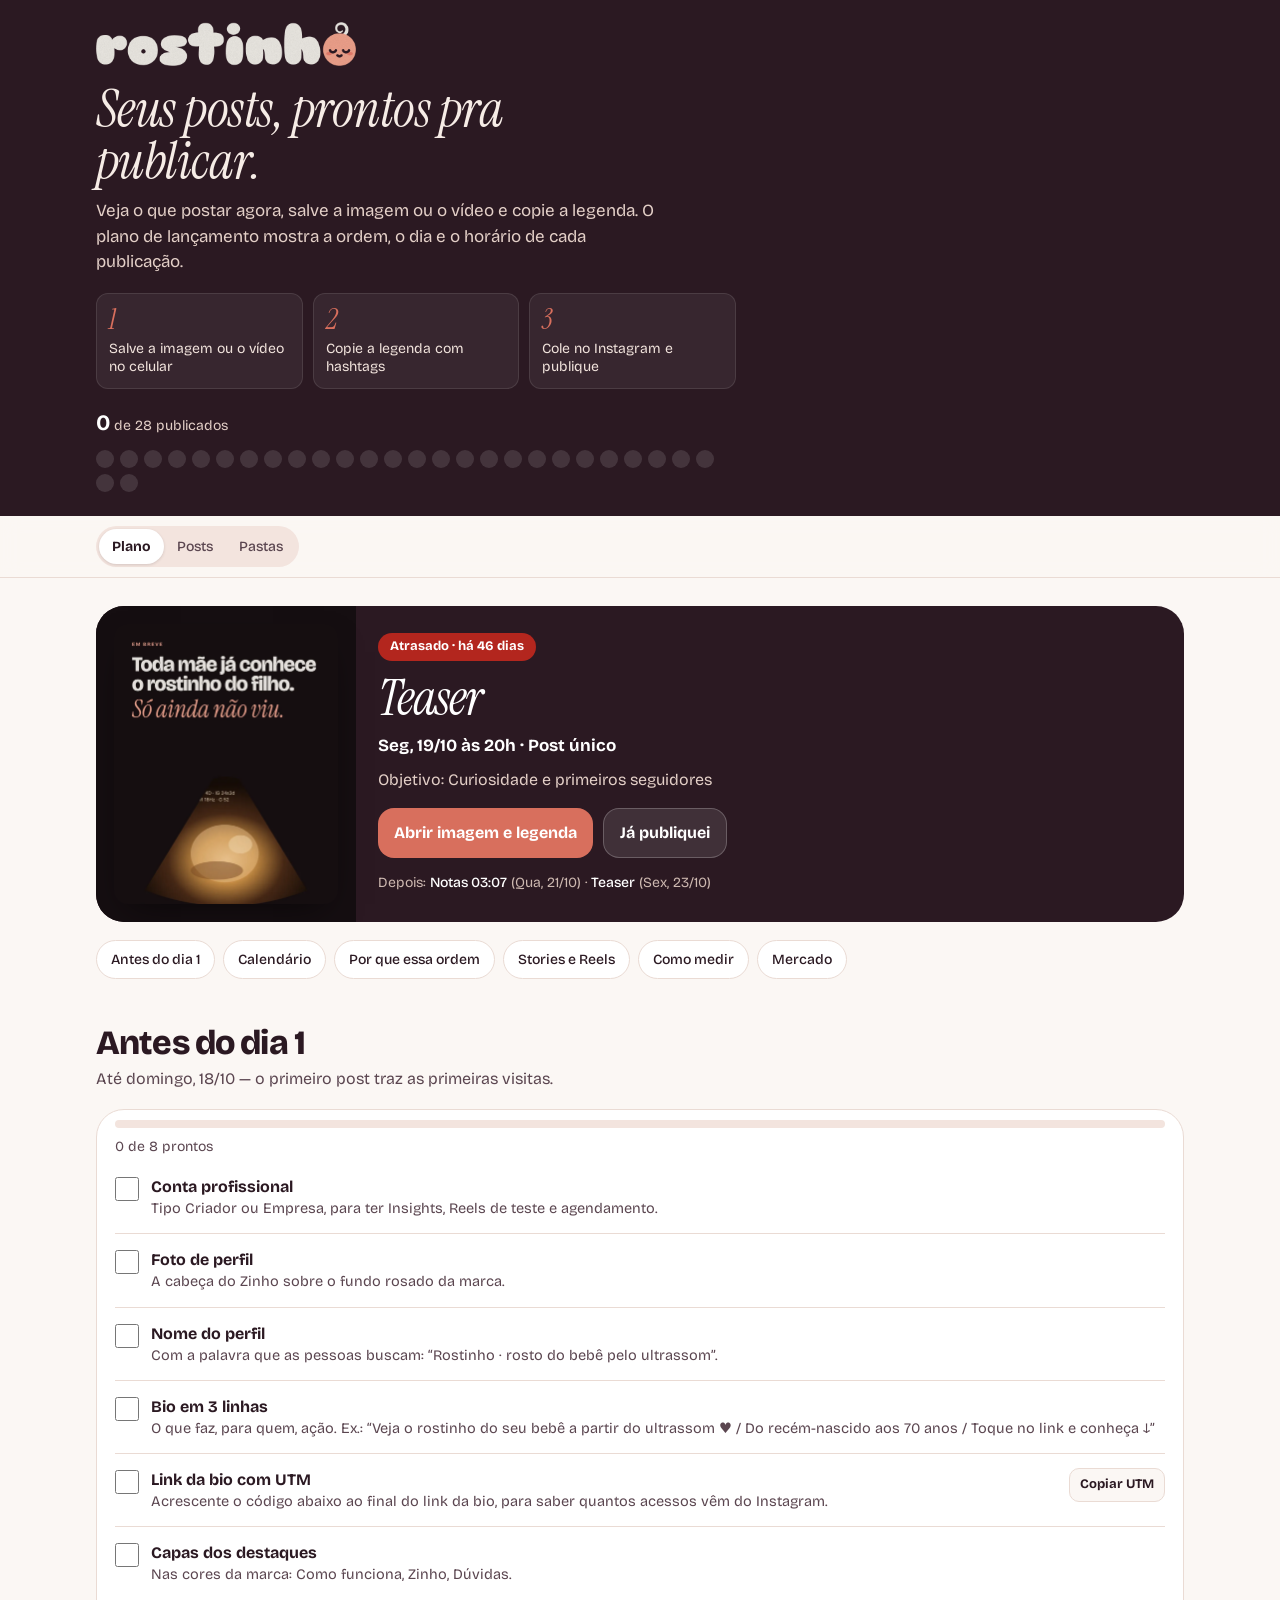
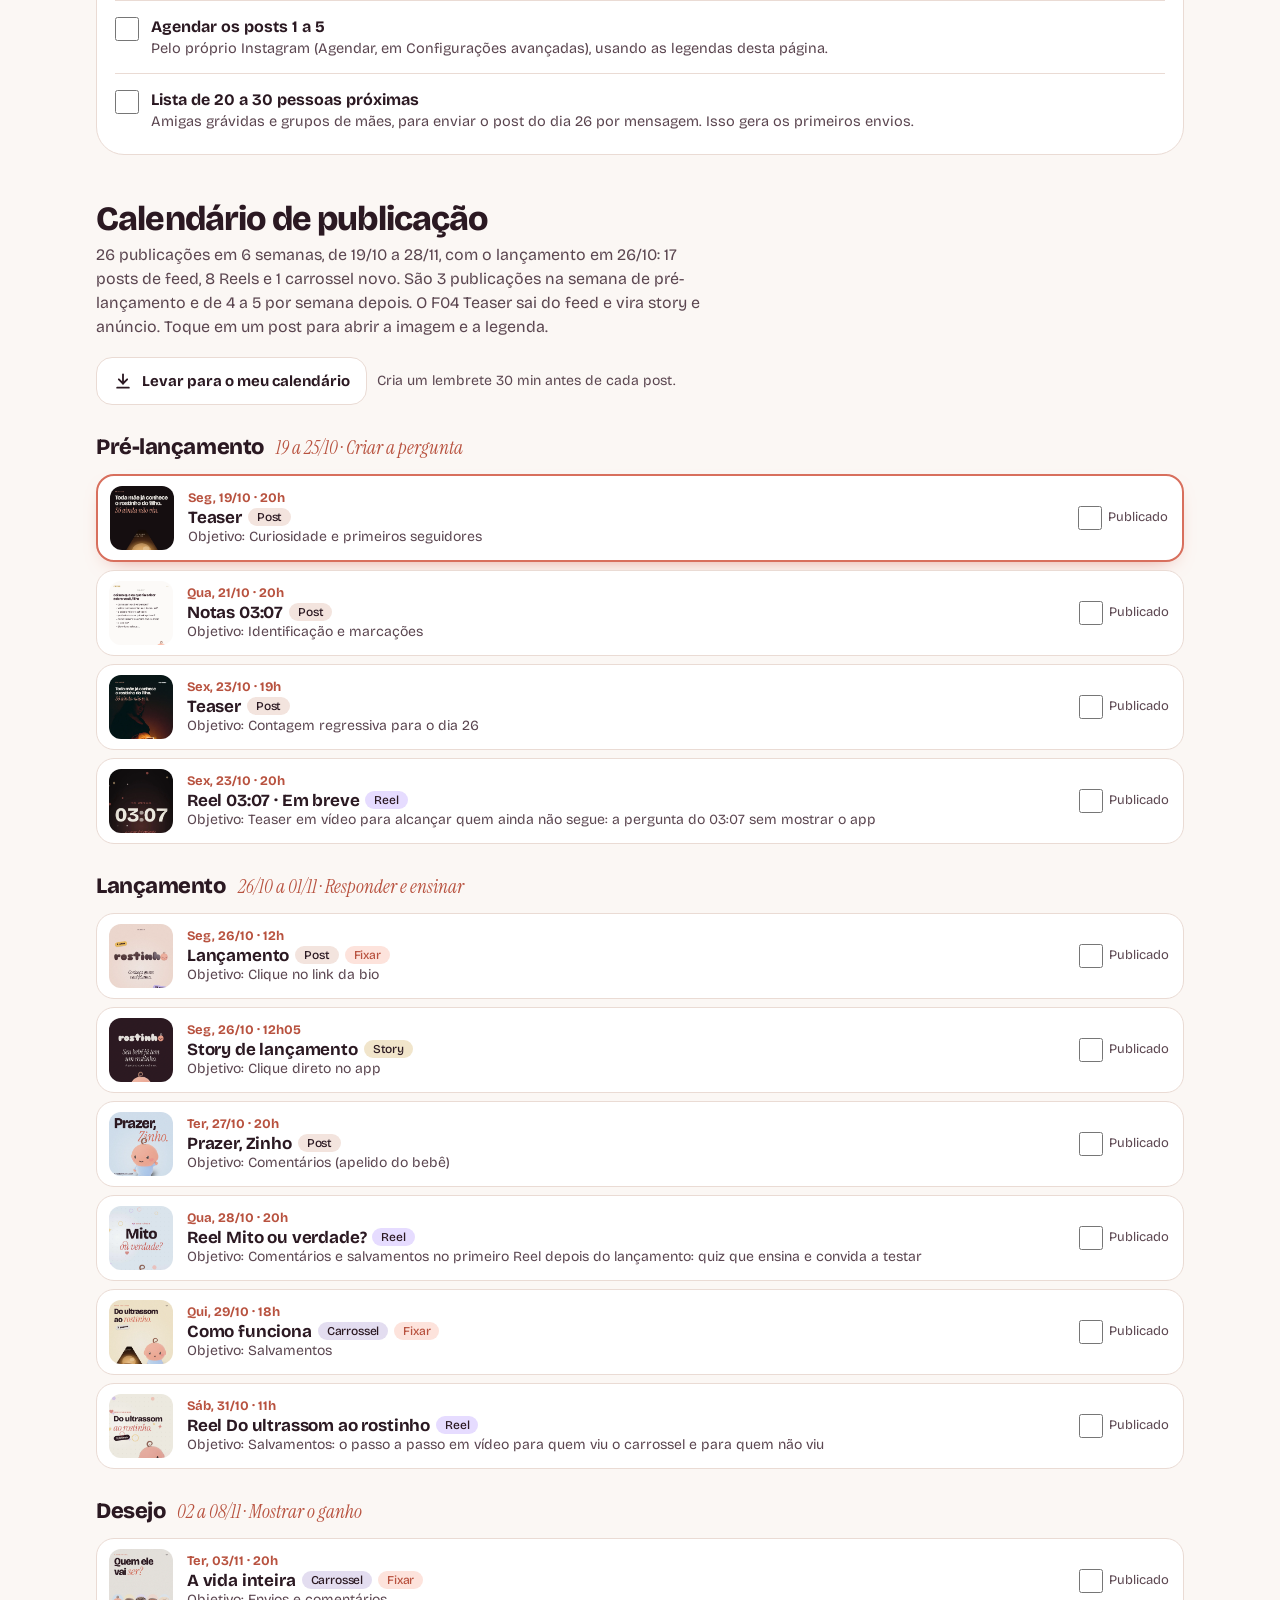
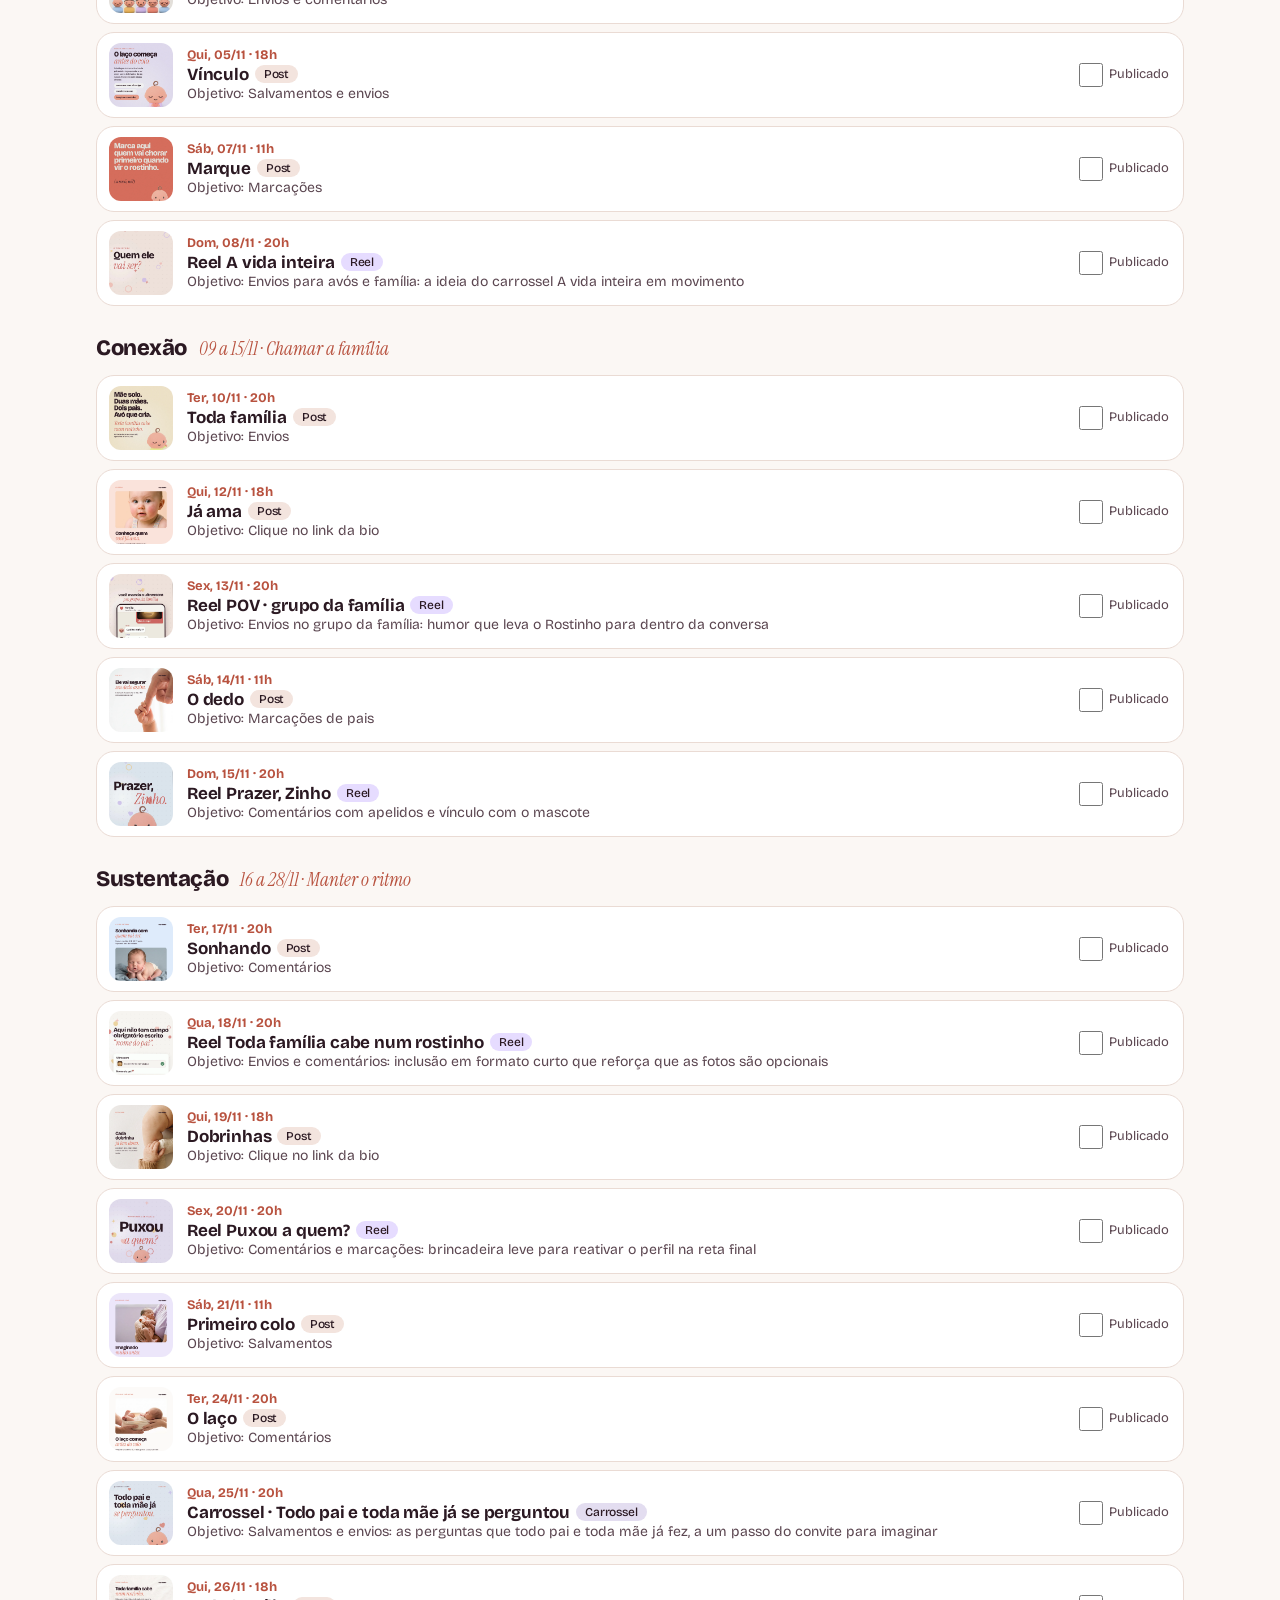
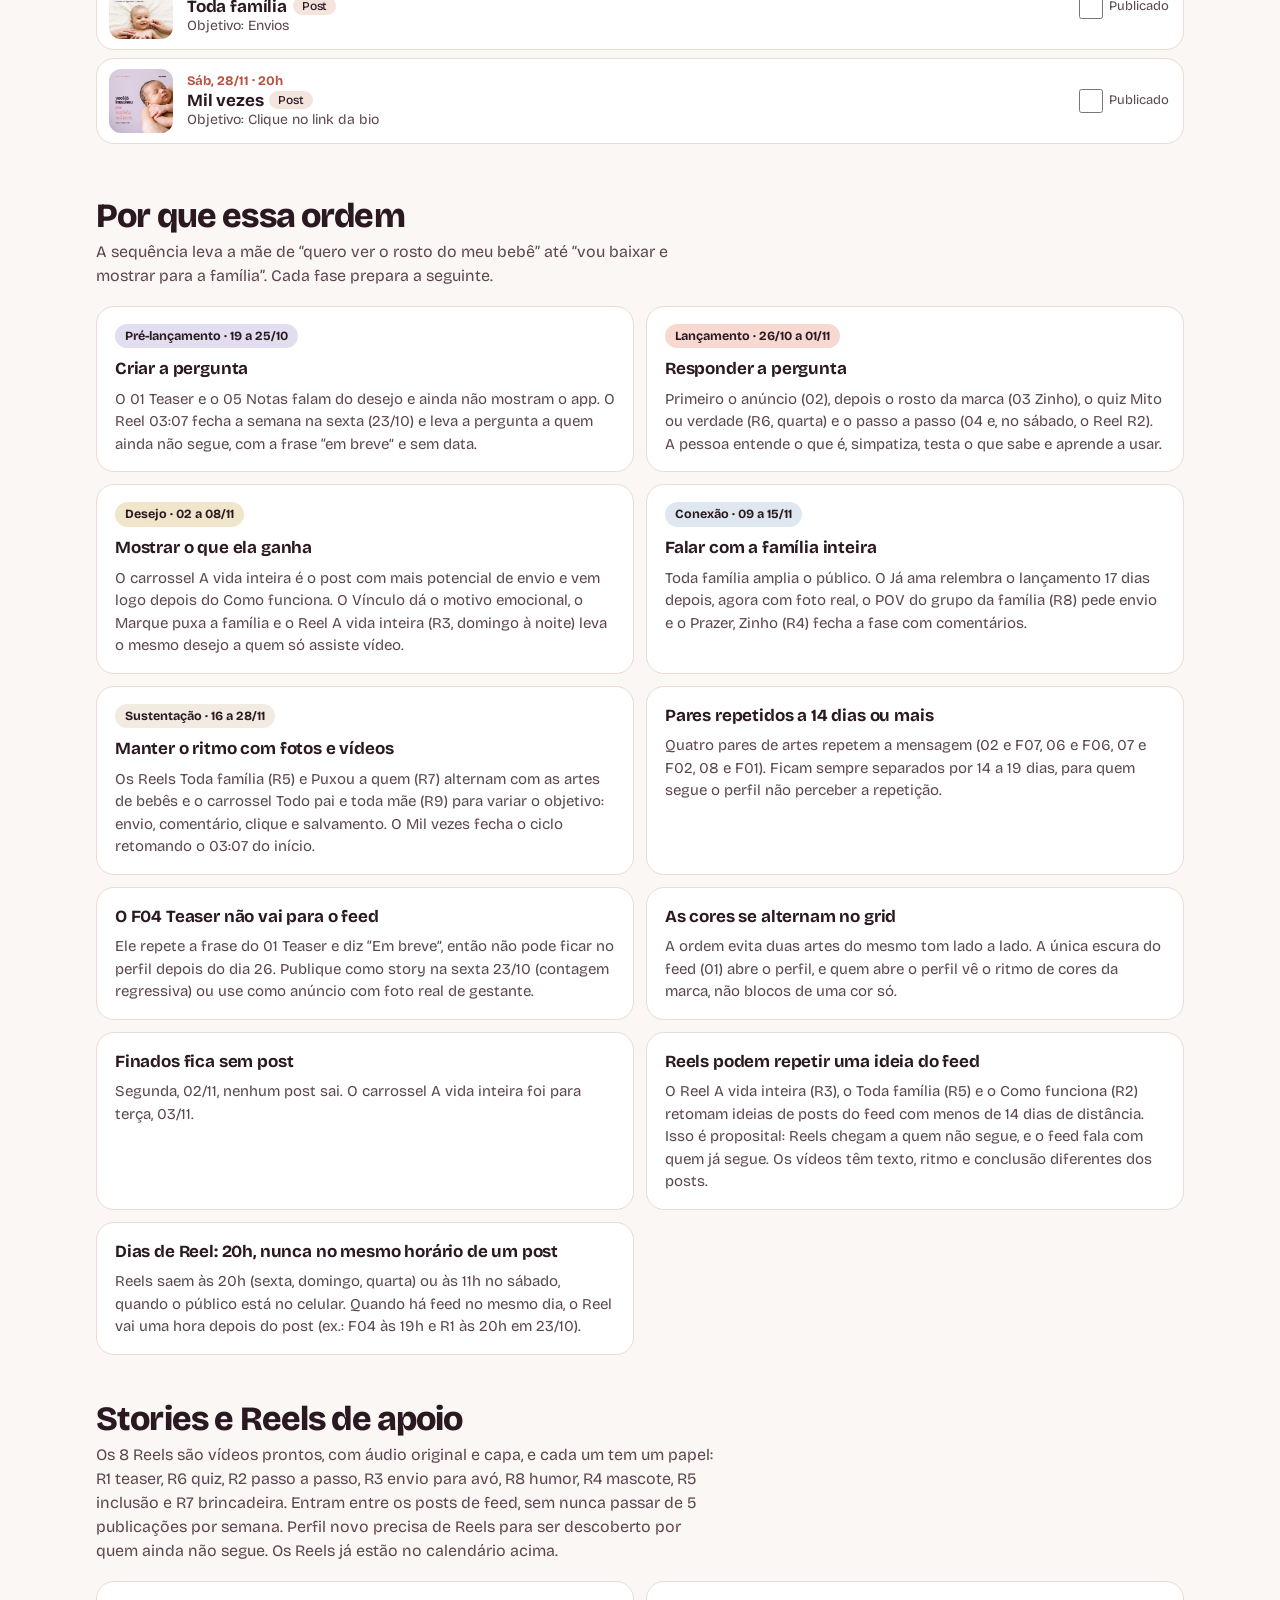
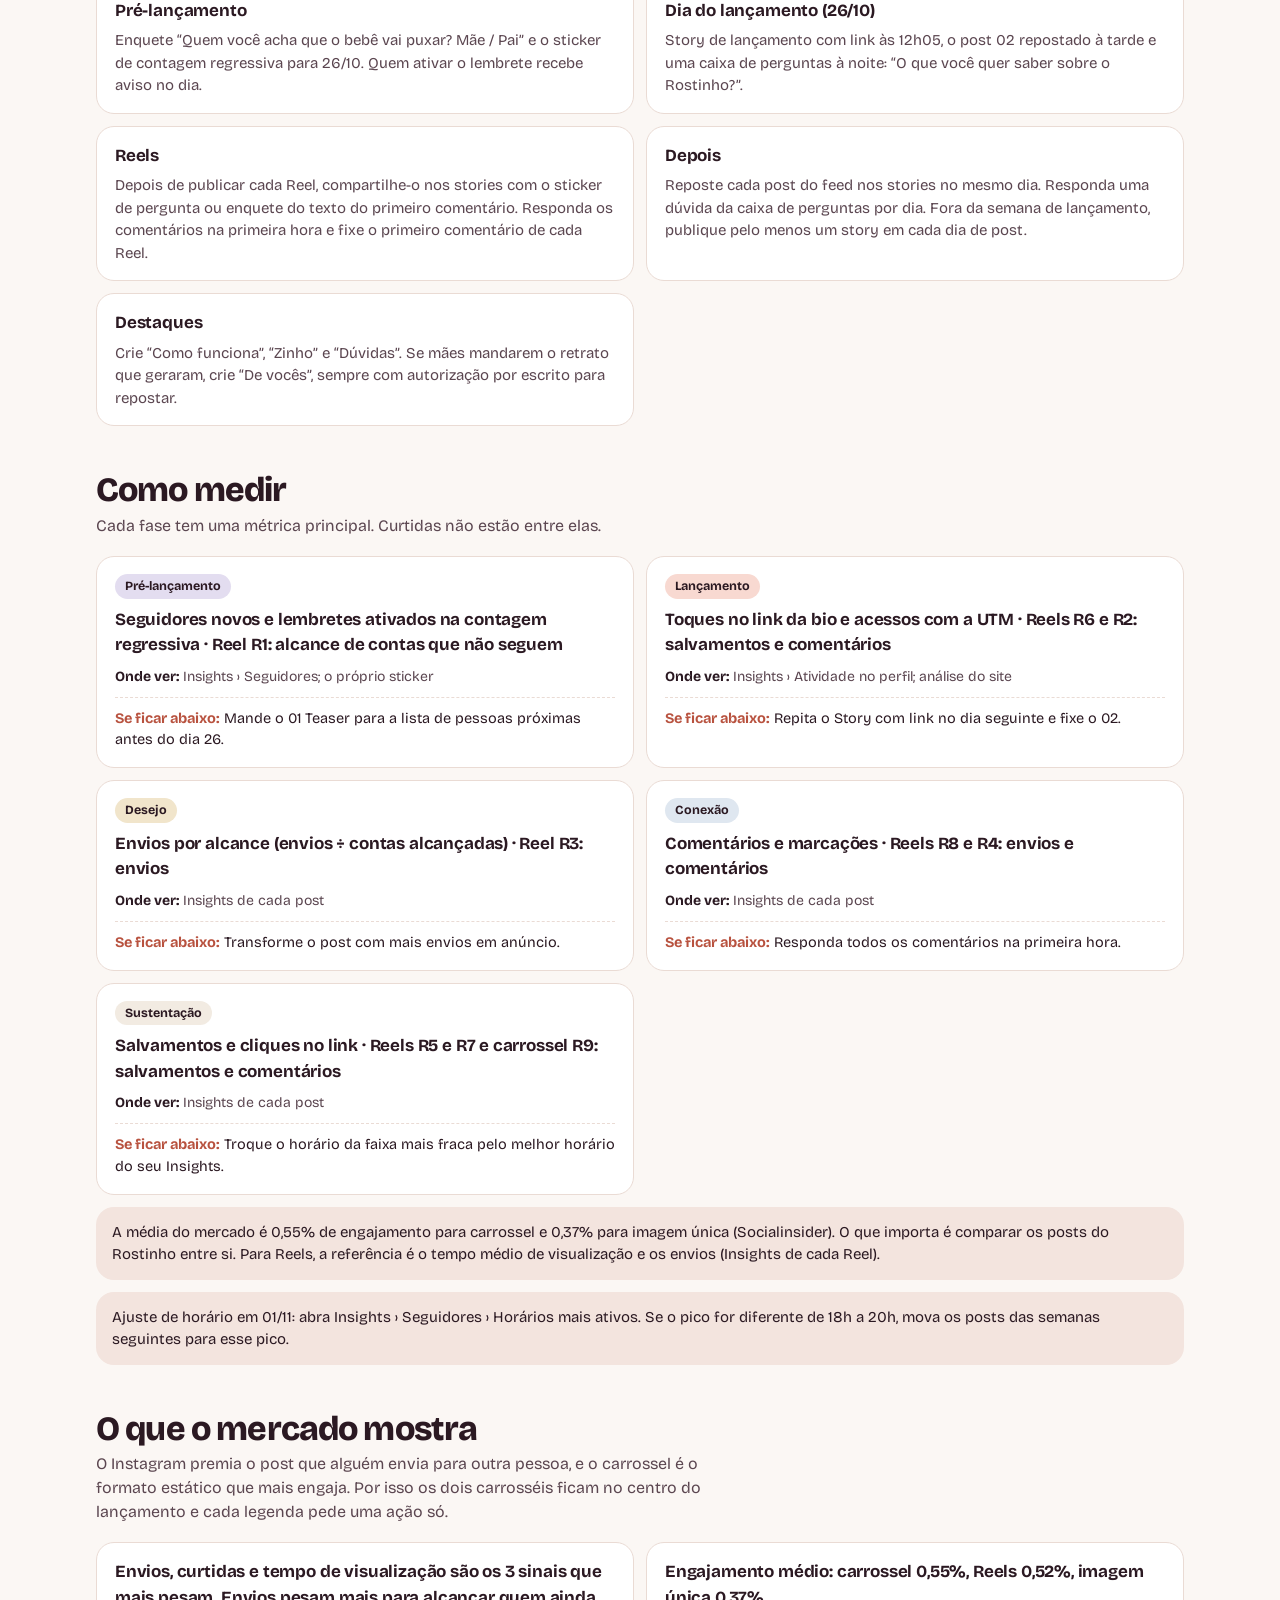
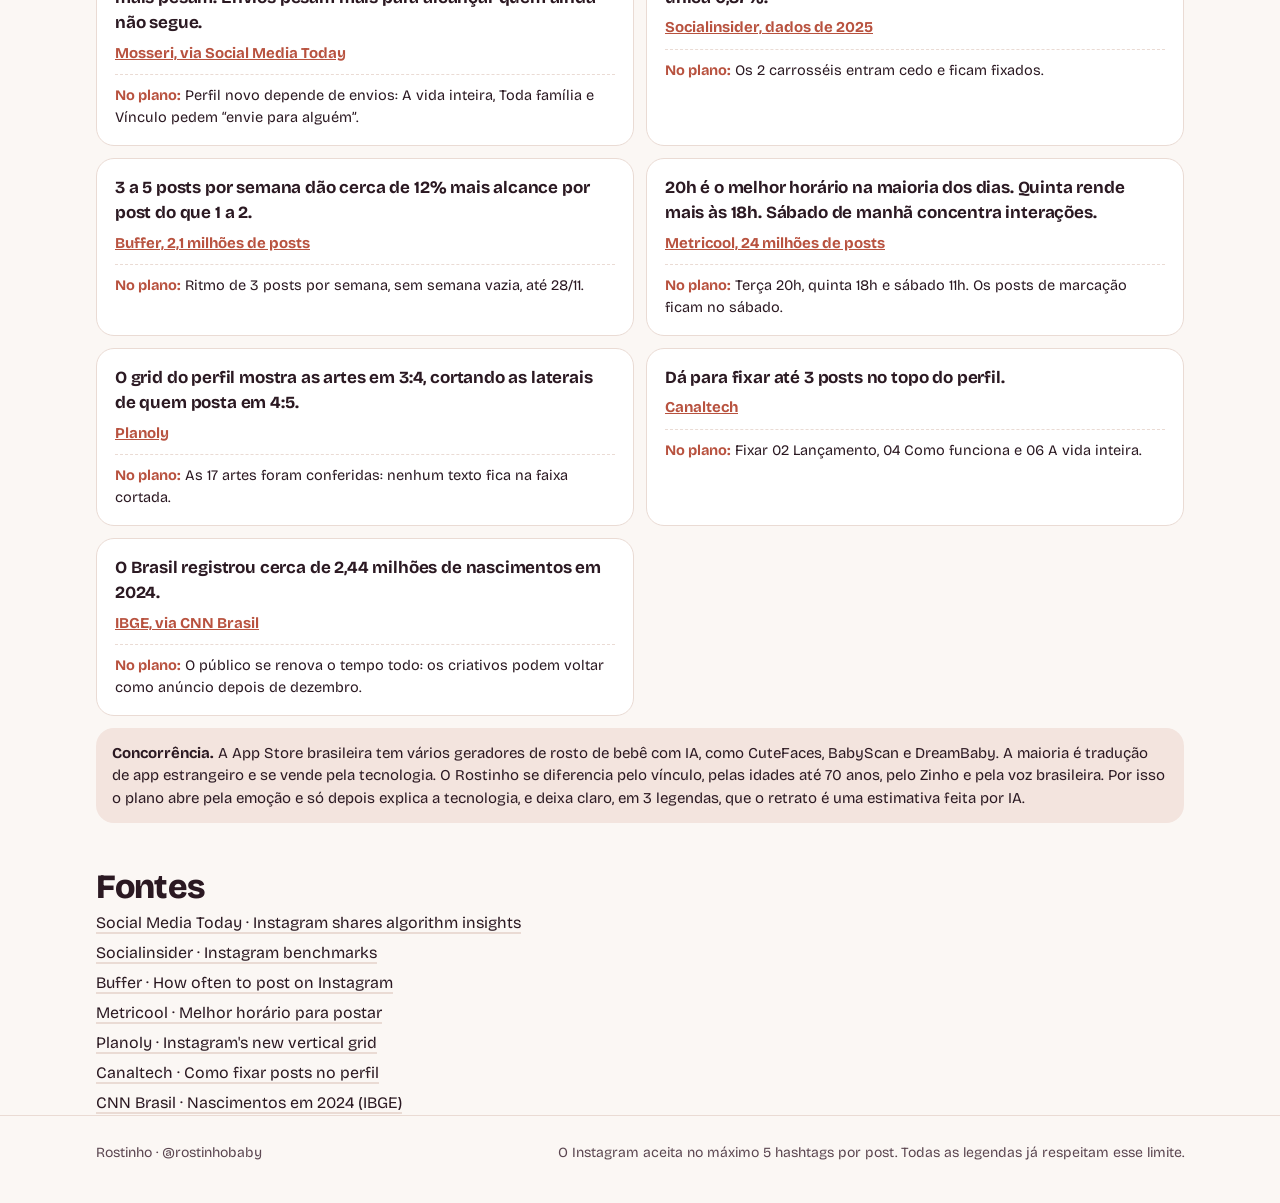
<file: index.html>
<!doctype html>
<html lang="pt-BR">
<head>
<meta charset="utf-8">
<meta name="viewport" content="width=device-width, initial-scale=1, viewport-fit=cover">
<title>Rostinho · Central de posts</title>
<meta name="description" content="Criativos do Rostinho com legenda, hashtags e download, prontos para publicar no Instagram.">
<meta name="robots" content="noindex">
<meta name="theme-color" content="#2b1922">
<link rel="icon" type="image/png" href="assets/favicon.png">
<link rel="apple-touch-icon" href="assets/icon-180.png">
<meta property="og:title" content="Rostinho · Central de posts">
<meta property="og:description" content="Baixe o criativo, copie a legenda e publique.">
<meta property="og:image" content="img/web/rostinho-02-lancamento.webp">
<link rel="preconnect" href="https://fonts.googleapis.com">
<link rel="preconnect" href="https://fonts.gstatic.com" crossorigin>
<link href="https://fonts.googleapis.com/css2?family=Bricolage+Grotesque:opsz,wght@12..96,400;12..96,500;12..96,700;12..96,800&family=Instrument+Serif:ital@0;1&display=swap" rel="stylesheet">
<style>
:root{
  --ink:#2b1922; --ink-soft:#5b4650; --coral:#d86f5d; --coral-deep:#b8523f;
  --blush:#f3e4de; --paper:#fbf7f4; --card:#ffffff; --line:#eadbd4;
  --lav:#e3ddf0; --butter:#f1e5cb; --sky:#dfe7f0; --cream:#f2ebe2;
  --ok:#3f7a5a;
  --radius-xl:28px; --radius-lg:18px; --radius-md:12px;
  --sans:"Bricolage Grotesque", system-ui, -apple-system, "Segoe UI", sans-serif;
  --serif:"Instrument Serif", Georgia, serif;
}
*{box-sizing:border-box}
html{-webkit-text-size-adjust:100%}
body{margin:0;background:var(--paper);color:var(--ink);font-family:var(--sans);font-size:16px;line-height:1.5;-webkit-font-smoothing:antialiased}
img{display:block;max-width:100%}
button{font:inherit;color:inherit}
:focus-visible{outline:3px solid var(--coral);outline-offset:2px;border-radius:8px}
.wrap{max-width:1120px;margin:0 auto;padding:0 16px}

/* ---------- topo ---------- */
.hero{background:var(--ink);color:#f6ece6;padding:22px 0 24px;position:relative;overflow:hidden}
.hero .wrap{position:relative}
.hero-logo{width:min(260px,62vw);height:auto}
.hero h1{font-family:var(--serif);font-style:italic;font-weight:400;font-size:clamp(34px,6vw,52px);line-height:1;letter-spacing:-.01em;margin:18px 0 10px;max-width:22ch}
.hero p.lead{margin:0;max-width:52ch;color:#e3cfc7;font-size:17px}
.steps{list-style:none;padding:0;margin:18px 0 0;display:grid;grid-template-columns:repeat(3,minmax(0,1fr));gap:10px;max-width:640px}
.steps li{background:rgba(255,255,255,.06);border:1px solid rgba(255,255,255,.1);border-radius:var(--radius-md);padding:12px 12px 12px;font-size:14px;line-height:1.3;color:#f1e3dc}
.steps b{display:block;font-family:var(--serif);font-style:italic;font-weight:400;font-size:28px;line-height:1;color:var(--coral);margin-bottom:6px}

.progress{margin-top:18px;max-width:640px}
.progress-top{display:flex;justify-content:space-between;align-items:baseline;gap:12px;font-size:14px;color:#e3cfc7}
.progress-top strong{font-size:22px;color:#fff;font-weight:700}
.dots{display:flex;flex-wrap:wrap;gap:6px;margin-top:10px}
.dots span{width:18px;height:18px;border-radius:50%;background:rgba(255,255,255,.12);transition:background .25s,transform .25s}
.dots span.on{background:var(--coral);transform:scale(1.08)}

/* ---------- barra de filtros ---------- */
.bar{position:sticky;top:0;z-index:20;background:rgba(251,247,244,.92);backdrop-filter:saturate(1.4) blur(10px);-webkit-backdrop-filter:saturate(1.4) blur(10px);border-bottom:1px solid var(--line)}
.bar .wrap{display:flex;align-items:center;gap:10px;padding-top:10px;padding-bottom:10px;overflow-x:auto;scrollbar-width:none}
.bar .wrap::-webkit-scrollbar{display:none}
.chip{flex:none;border:1.5px solid var(--line);background:var(--card);border-radius:999px;padding:8px 14px;font-size:14px;font-weight:500;cursor:pointer;white-space:nowrap}
.chip[aria-pressed="true"]{background:var(--ink);border-color:var(--ink);color:#fff}
.chip .n{opacity:.6;margin-left:4px;font-weight:400}
.seg{flex:none;display:inline-flex;background:var(--blush);border-radius:999px;padding:3px}
.view-btn{border:0;background:none;border-radius:999px;padding:7px 13px;font-size:14px;font-weight:500;cursor:pointer;white-space:nowrap;color:var(--ink-soft)}
.view-btn[aria-pressed="true"]{background:var(--card);color:var(--ink);font-weight:700;box-shadow:0 1px 3px rgba(43,25,34,.15)}
.tag.when{background:var(--butter);font-weight:700}
.tag.pin{background:#fde3dc;color:var(--coral-deep)}
.sep{flex:none;width:1px;height:24px;background:var(--line)}
.toggle{flex:none;display:flex;align-items:center;gap:8px;font-size:14px;cursor:pointer;white-space:nowrap;padding:6px 4px}
.toggle input{width:18px;height:18px;accent-color:var(--coral);margin:0}

/* ---------- seções ---------- */
main{padding-bottom:80px}
.section{padding-top:44px;scroll-margin-top:64px}
.section-head{display:flex;align-items:baseline;gap:12px;flex-wrap:wrap;margin-bottom:18px}
.section-head h2{font-size:clamp(26px,5vw,38px);line-height:1.05;letter-spacing:-.025em;font-weight:800;margin:0}
.section-head .count{font-family:var(--serif);font-style:italic;font-size:22px;color:var(--coral)}
.section.empty{display:none}

/* ---------- post ---------- */
.post{background:var(--card);border-radius:var(--radius-xl);border:1px solid var(--line);display:grid;grid-template-columns:minmax(0,1fr);overflow:hidden;margin-bottom:22px}
.post[hidden]{display:none}
@media (min-width:860px){
  .post{grid-template-columns:minmax(0,46%) minmax(0,1fr)}
  .post .media{border-right:1px solid var(--line)}
}
.post.is-done .media{opacity:.55}
.post.is-done .done-flag{display:inline-flex}

.media{position:relative;padding:18px;display:flex;flex-direction:column;justify-content:center;gap:12px;transition:background .3s}
.track{display:flex;overflow-x:auto;scroll-snap-type:x mandatory;gap:12px;border-radius:var(--radius-lg);scrollbar-width:none;overscroll-behavior-x:contain}
.track::-webkit-scrollbar{display:none}
.slide{flex:0 0 100%;scroll-snap-align:center;position:relative}
.slide img{width:100%;height:auto;border-radius:var(--radius-lg);box-shadow:0 1px 0 rgba(43,25,34,.06),0 12px 30px -18px rgba(43,25,34,.45);background:#eee}
.post.story .slide img{max-height:72vh;width:auto;margin:0 auto}
.tag.reel{background:#e6dcff}
.reel-slide{display:flex;justify-content:center}
.vwrap{position:relative;width:min(100%,360px);aspect-ratio:9/16;border-radius:var(--radius-lg);overflow:hidden;background:#111;box-shadow:0 12px 30px -18px rgba(43,25,34,.45)}
.vwrap img,.vwrap video{width:100%;height:100%;object-fit:cover;display:block;border-radius:0;box-shadow:none}
.vwrap .play{position:absolute;left:50%;top:50%;width:68px;height:68px;margin:-34px 0 0 -34px;border-radius:50%;border:0;background:rgba(255,255,255,.94);color:var(--ink);display:grid;place-items:center;cursor:pointer;box-shadow:0 8px 24px -8px rgba(0,0,0,.5)}
.post.reel .nav{display:none}
.slide-dl{position:absolute;right:10px;top:10px;width:38px;height:38px;border-radius:50%;border:0;background:rgba(255,255,255,.92);display:grid;place-items:center;cursor:pointer;box-shadow:0 4px 14px -6px rgba(0,0,0,.4)}
.slide-dl svg{width:18px;height:18px}
.nav{display:flex;align-items:center;justify-content:space-between;gap:10px}
.nav .pager{display:flex;gap:6px;align-items:center}
.nav .pager i{width:7px;height:7px;border-radius:50%;background:rgba(43,25,34,.22);transition:width .2s,background .2s}
.nav .pager i.cur{width:20px;border-radius:4px;background:var(--ink)}
.nav .ctr{font-size:13px;font-weight:700;min-width:36px}
.nav .arrows{display:flex;gap:6px}
.nav .arrows button{width:38px;height:38px;border-radius:50%;border:0;background:var(--ink);color:#fff;cursor:pointer;display:grid;place-items:center}
.nav .arrows button:disabled{opacity:.25;cursor:default}
.nav .arrows svg{width:16px;height:16px}
.post.single .nav, .post.story .nav{display:none}
.media.dark .ctr{color:#fff}
.media.dark .nav .pager i{background:rgba(255,255,255,.3)}
.media.dark .nav .pager i.cur{background:#fff}
.media.dark .nav .arrows button{background:#fff;color:var(--ink)}

.body{padding:22px 20px 22px;display:flex;flex-direction:column;gap:14px;min-width:0}
@media (min-width:860px){.body{padding:30px 30px 28px}}
.meta{display:flex;flex-wrap:wrap;gap:8px;align-items:center}
.tag{display:inline-flex;align-items:center;gap:6px;border-radius:999px;padding:4px 11px;font-size:13px;font-weight:500;background:var(--blush)}
.tag.order{background:var(--ink);color:#fff;font-weight:700}
.tag.carousel{background:var(--lav)}
.tag.story{background:var(--butter)}
.done-flag{display:none;background:#e3efe7;color:var(--ok)}
.post h3{margin:0;font-size:clamp(26px,4.4vw,34px);line-height:1.05;letter-spacing:-.025em;font-weight:800}
.goal{margin:-6px 0 0;font-family:var(--serif);font-style:italic;font-size:20px;color:var(--coral-deep);line-height:1.2}
.note{background:#fff4e6;border:1px solid #f1d7b3;border-radius:var(--radius-md);padding:10px 12px;font-size:14px}
.tip{background:var(--blush);border-radius:var(--radius-md);padding:12px 14px;font-size:14px;line-height:1.45}

.caption-box{border:1.5px solid var(--line);border-radius:var(--radius-lg);background:var(--paper);position:relative}
.caption-label{display:flex;justify-content:space-between;align-items:center;gap:8px;padding:10px 14px 0;font-size:13px;color:var(--ink-soft)}
.caption-label .edited{display:none;align-items:center;gap:6px}
.caption-box.is-edited .edited{display:inline-flex}
.link-btn{border:0;background:none;padding:0;color:var(--coral-deep);font-weight:700;font-size:13px;cursor:pointer;text-decoration:underline;text-underline-offset:2px}
.caption{white-space:pre-wrap;word-wrap:break-word;padding:8px 14px 12px;font-size:15.5px;line-height:1.55;max-height:9.3em;overflow:hidden;outline:none;-webkit-mask-image:linear-gradient(#000 70%,transparent);mask-image:linear-gradient(#000 70%,transparent)}
.caption-box.open .caption{max-height:none;-webkit-mask-image:none;mask-image:none}
.caption:focus{background:#fff;border-radius:0 0 var(--radius-lg) var(--radius-lg)}
.caption-foot{display:flex;justify-content:space-between;align-items:center;gap:10px;flex-wrap:wrap;padding:0 14px 12px}
.more{border:0;background:none;padding:4px 0;font-weight:700;font-size:14px;cursor:pointer;color:var(--ink)}
.chars{font-size:12.5px;color:var(--ink-soft)}
.hashtags{padding:0 14px 14px;color:var(--coral-deep);font-weight:500;font-size:15px;word-spacing:4px}

.actions{display:grid;grid-template-columns:1fr 1fr;gap:10px}
.btn{display:inline-flex;align-items:center;justify-content:center;gap:9px;min-height:52px;padding:10px 16px;border-radius:16px;border:0;font-size:16px;font-weight:700;cursor:pointer;text-decoration:none;transition:transform .12s,background .2s}
.btn:active{transform:scale(.98)}
.btn svg{width:20px;height:20px;flex:none}
.btn.primary{background:var(--ink);color:#fff}
.btn.accent{background:var(--coral);color:#fff}
.btn.ready{background:var(--ok)}
.btn[aria-busy="true"]{opacity:.7;cursor:progress}
.minor{display:flex;flex-wrap:wrap;gap:8px 16px;align-items:center;font-size:14px}
.minor button,.minor a{border:0;background:none;padding:6px 0;font-weight:500;font-size:14px;color:var(--ink);cursor:pointer;text-decoration:underline;text-decoration-color:var(--line);text-underline-offset:4px;text-decoration-thickness:2px}
.minor button:hover,.minor a:hover{text-decoration-color:var(--coral)}
.done-row{display:flex;align-items:center;gap:10px;border-top:1px solid var(--line);padding-top:14px;font-weight:500;cursor:pointer}
.done-row input{width:22px;height:22px;accent-color:var(--ok);margin:0;flex:none}

.empty-state{display:none;text-align:center;padding:60px 16px}
.empty-state.show{display:block}
.empty-state p{font-family:var(--serif);font-style:italic;font-size:30px;margin:0 0 6px}

footer{border-top:1px solid var(--line);padding:26px 0 40px;font-size:14px;color:var(--ink-soft)}
footer .wrap{display:flex;flex-wrap:wrap;gap:12px 24px;justify-content:space-between}

.toast{position:fixed;left:50%;bottom:calc(18px + env(safe-area-inset-bottom));transform:translate(-50%,30px);background:var(--ink);color:#fff;padding:12px 18px;border-radius:14px;font-weight:500;font-size:15px;opacity:0;pointer-events:none;transition:opacity .2s,transform .2s;z-index:50;max-width:calc(100% - 32px);text-align:center;box-shadow:0 12px 30px -10px rgba(0,0,0,.45)}
.toast.show{opacity:1;transform:translate(-50%,0)}


/* ---------- aba Plano ---------- */
.filters{display:contents}.filters[hidden]{display:none}
.post{scroll-margin-top:72px}
.post.flash{animation:flash 1.6s ease-out}
@keyframes flash{0%,35%{box-shadow:0 0 0 4px var(--coral)}100%{box-shadow:0 0 0 4px transparent}}
.plan{padding-top:28px}
.plan section{scroll-margin-top:68px}
.plan h2{font-size:clamp(24px,4.6vw,34px);line-height:1.05;letter-spacing:-.025em;font-weight:800;margin:0 0 6px}
.plan .sub{margin:0 0 18px;color:var(--ink-soft);max-width:62ch}
.plan section.blk{padding-top:46px}
.next{display:grid;grid-template-columns:minmax(0,1fr);gap:0;background:var(--ink);color:#f6ece6;border-radius:var(--radius-xl);overflow:hidden}
@media (min-width:760px){.next{grid-template-columns:260px minmax(0,1fr)}}
.next-img{padding:18px;display:grid;place-items:center}
.next-img img{width:100%;max-width:230px;border-radius:14px;box-shadow:0 14px 34px -14px rgba(0,0,0,.6)}
.next.is-story .next-img img{max-height:300px;width:auto}
.next-body{padding:22px 22px 24px;display:flex;flex-direction:column;gap:10px;justify-content:center}
.eyebrow{display:inline-flex;align-self:flex-start;align-items:center;gap:8px;background:var(--coral);color:#fff;border-radius:999px;padding:4px 12px;font-size:13px;font-weight:700}
.eyebrow.late{background:#b3261e}
.next h2{font-family:var(--serif);font-style:italic;font-weight:400;font-size:clamp(34px,6vw,50px);line-height:1;margin:2px 0 0;color:#fff}
.next .when{font-size:17px;font-weight:700;color:#fff}
.next .obj{color:#e3cfc7;margin:0}
.next .btns{display:flex;flex-wrap:wrap;gap:10px;margin-top:6px}
.next .btn{min-height:50px}
.btn.ghost{background:rgba(255,255,255,.1);color:#fff;border:1px solid rgba(255,255,255,.22)}
.btn.outline{background:var(--card);border:1.5px solid var(--line);color:var(--ink)}
.after{font-size:14px;color:#cdb8b0;margin-top:4px}
.after b{color:#fff;font-weight:500}
.jump{display:flex;gap:8px;flex-wrap:wrap;margin:18px 0 0}
.jump a{border:1.5px solid var(--line);background:var(--card);border-radius:999px;padding:8px 14px;font-size:14px;font-weight:500;text-decoration:none;color:var(--ink)}
.jump a:hover{border-color:var(--coral)}
.card-box{background:var(--card);border:1px solid var(--line);border-radius:var(--radius-xl);padding:8px 18px}
.todo{display:flex;gap:12px;align-items:flex-start;padding:14px 0;border-bottom:1px solid var(--line)}
.todo:last-child{border-bottom:0}
.todo input{width:24px;height:24px;margin:2px 0 0;accent-color:var(--ok);flex:none}
.todo label{display:block;cursor:pointer;flex:1;min-width:0}
.todo b{display:block;font-size:16px}
.todo span{display:block;overflow-wrap:anywhere;color:var(--ink-soft);font-size:14.5px;line-height:1.4}
.todo.on b{text-decoration:line-through;text-decoration-color:var(--ok);color:var(--ink-soft)}
.todo .mini{flex:none;border:1.5px solid var(--line);background:var(--paper);border-radius:10px;padding:6px 10px;font-size:13px;font-weight:700;cursor:pointer}
.bar-prog{height:8px;border-radius:99px;background:var(--blush);overflow:hidden;margin:2px 0 8px}
.bar-prog i{display:block;height:100%;background:var(--ok);border-radius:99px;transition:width .3s}
.tl-actions{display:flex;flex-wrap:wrap;gap:10px;align-items:center;margin:0 0 6px}
.tl-actions .btn{min-height:48px;font-size:15px}
.hint{font-size:14px;color:var(--ink-soft)}
.phase{margin-top:26px}
.phase-head{display:flex;flex-wrap:wrap;align-items:baseline;gap:6px 12px;margin-bottom:10px}
.phase-head h3{margin:0;font-size:22px;letter-spacing:-.02em;font-weight:800}
.phase-head span{font-family:var(--serif);font-style:italic;font-size:19px;color:var(--coral-deep)}
.row{display:grid;grid-template-columns:64px minmax(0,1fr) auto;gap:6px 14px;align-items:center;background:var(--card);border:1px solid var(--line);border-radius:var(--radius-lg);padding:10px 12px;margin-bottom:8px;cursor:pointer;position:relative}
.row:hover{border-color:var(--coral)}
.row.reel{background:var(--lav);border-color:transparent;cursor:default}
.row.done{opacity:.55}
.row.is-next{border:2px solid var(--coral);box-shadow:0 8px 22px -14px var(--coral)}
.thumb{width:64px;height:64px;border-radius:12px;overflow:hidden;display:grid;place-items:center;background:var(--blush)}
.thumb img{width:100%;height:100%;object-fit:cover}
.thumb.reel{background:#fff;font-size:24px}
.r-when{font-size:13px;font-weight:700;color:var(--coral-deep)}
.r-title{font-size:17px;font-weight:700;line-height:1.2;letter-spacing:-.01em}
.r-title .tag{margin-left:6px;vertical-align:2px;font-size:12px;padding:2px 9px}
.r-obj{font-size:14px;color:var(--ink-soft);line-height:1.35}
.r-chk{display:flex;align-items:center;gap:6px;font-size:13px;color:var(--ink-soft);cursor:pointer;padding:8px 2px}
.r-chk input{width:24px;height:24px;margin:0;accent-color:var(--ok)}
.r-chk span{display:none}
@media (min-width:640px){.r-chk span{display:inline}}
.grid2{display:grid;grid-template-columns:minmax(0,1fr);gap:12px}
@media (min-width:760px){.grid2{grid-template-columns:repeat(2,minmax(0,1fr))}}
.info{background:var(--card);border:1px solid var(--line);border-radius:var(--radius-lg);padding:16px 18px}
.info h4{margin:0 0 6px;font-size:17px;letter-spacing:-.01em}
.info p{margin:0;font-size:15px;color:var(--ink-soft);line-height:1.5}
.info .badge{display:inline-block;font-size:12.5px;font-weight:700;border-radius:999px;padding:3px 10px;margin-bottom:8px;color:var(--ink)}
.info .does{margin-top:10px;padding-top:10px;border-top:1px dashed var(--line);font-size:14.5px;color:var(--ink)}
.info .does b{color:var(--coral-deep)}
.info a{color:var(--coral-deep);font-weight:700}
.info .kv{font-size:14px;margin-top:8px;color:var(--ink-soft)}
.info .kv b{color:var(--ink)}
.callout{background:var(--blush);border-radius:var(--radius-lg);padding:14px 16px;font-size:15px;margin-top:12px}
.srcs{margin:0;padding:0;list-style:none;display:grid;gap:6px}
.srcs a{color:var(--ink);text-decoration-color:var(--line);text-underline-offset:4px;text-decoration-thickness:2px}
.srcs a:hover{text-decoration-color:var(--coral)}
.ph-f1{background:var(--lav)}.ph-f2{background:#f8d9d1}.ph-f3{background:var(--butter)}.ph-f4{background:var(--sky)}.ph-f5{background:var(--cream)}

@media (max-width:600px){
  .hero{padding:22px 0 24px}
  .hero-logo{width:180px}
  .hero h1{font-size:34px;margin:14px 0 8px}
  .hero p.lead{font-size:15px}
  .steps{margin-top:18px;gap:8px}
  .steps li{font-size:13px;padding:9px 10px}
  .steps b{font-size:22px;margin-bottom:2px}
  .progress{margin-top:18px}
  .dots{gap:5px}.dots span{width:13px;height:13px}
  .section{padding-top:32px}
  .media{padding:12px}
  .body{padding:18px 16px 18px}
}
@media (max-width:420px){
  .actions{grid-template-columns:1fr}
}
@media (prefers-reduced-motion:reduce){*{transition:none!important;scroll-behavior:auto!important}}
</style>
</head>
<body>

<header class="hero">
  <div class="wrap">
    <img class="hero-logo" src="assets/logo-light.png" alt="Rostinho" width="762" height="130">
    <h1>Seus posts, prontos pra publicar.</h1>
    <p class="lead">Veja o que postar agora, salve a imagem ou o vídeo e copie a legenda. O plano de lançamento mostra a ordem, o dia e o horário de cada publicação.</p>
    <ol class="steps" aria-label="Como publicar">
      <li><b>1</b>Salve a imagem ou o vídeo no celular</li>
      <li><b>2</b>Copie a legenda com hashtags</li>
      <li><b>3</b>Cole no Instagram e publique</li>
    </ol>
    <div class="progress" aria-live="polite">
      <div class="progress-top"><span><strong id="doneCount">0</strong> de <span id="totalCount">0</span> publicados</span><button class="link-btn" id="resetBtn" style="color:#f0b3a6" hidden>Desmarcar todos</button></div>
      <div class="dots" id="dots" aria-hidden="true"></div>
    </div>
  </div>
</header>

<nav class="bar" aria-label="Filtros">
  <div class="wrap">
    <span class="seg" role="group" aria-label="Ver"><button class="view-btn" data-view="plano" aria-pressed="true">Plano</button><button class="view-btn" data-view="cal" aria-pressed="false">Posts</button><button class="view-btn" data-view="folders" aria-pressed="false">Pastas</button></span>
    <span class="filters" id="filters" hidden>
    <span class="sep" aria-hidden="true"></span>
    <button class="chip" data-filter="all" aria-pressed="true">Tudo<span class="n" data-n="all"></span></button>
    <button class="chip" data-filter="carousel" aria-pressed="false">Carrosséis<span class="n" data-n="carousel"></span></button>
    <button class="chip" data-filter="single" aria-pressed="false">Posts únicos<span class="n" data-n="single"></span></button>
    <button class="chip" data-filter="reel" aria-pressed="false">Reels<span class="n" data-n="reel"></span></button>
    <button class="chip" data-filter="story" aria-pressed="false">Story<span class="n" data-n="story"></span></button>
    <span class="sep" aria-hidden="true"></span>
    <label class="toggle"><input type="checkbox" id="hideDone">Esconder publicados</label>
    </span>
  </div>
</nav>

<main class="wrap" id="app"></main>
<div class="wrap"><div class="empty-state" id="emptyState"><p>Tudo publicado por aqui.</p><span>Desmarque “Esconder publicados” para ver os posts de novo.</span></div></div>

<footer>
  <div class="wrap">
    <span>Rostinho · @rostinhobaby</span>
    <span>O Instagram aceita no máximo 5 hashtags por post. Todas as legendas já respeitam esse limite.</span>
  </div>
</footer>

<div class="toast" id="toast" role="status" aria-live="polite"></div>

<script id="data" type="application/json">{"sections": [{"id": "s01", "title": "Primeiros posts", "folder": "01 - PRIMEIROS POSTS"}, {"id": "s02", "title": "Carrossel: Como funciona", "folder": "02 - CARROSSEL COMO FUNCIONA"}, {"id": "s03", "title": "Carrossel: A vida inteira", "folder": "03 - CARROSSEL A VIDA INTEIRA"}, {"id": "s04", "title": "Conexão e compartilhamento", "folder": "04 - CONEXAO E COMPARTILHAMENTO"}, {"id": "s05", "title": "Bebês", "folder": "05 - BEBES"}, {"id": "s06", "title": "Reels (vídeos de 15 e 30 s)", "folder": "06 - REELS"}, {"id": "s07", "title": "Carrossel: Todo pai e toda mãe já se perguntou", "folder": "07 - CARROSSEL PERGUNTAS"}], "phases": [{"id": "f1", "title": "Pré-lançamento", "range": "19 a 25/10", "goal": "Criar a pergunta"}, {"id": "f2", "title": "Lançamento", "range": "26/10 a 01/11", "goal": "Responder e ensinar"}, {"id": "f3", "title": "Desejo", "range": "02 a 08/11", "goal": "Mostrar o ganho"}, {"id": "f4", "title": "Conexão", "range": "09 a 15/11", "goal": "Chamar a família"}, {"id": "f5", "title": "Sustentação", "range": "16 a 28/11", "goal": "Manter o ritmo"}], "posts": [{"id": "01-teaser", "section": "s01", "order": "01", "title": "Teaser", "type": "single", "goal": "Gerar curiosidade e seguidores", "caption": "Você já sabe o jeito que ele se mexe às 3 da manhã. Só falta conhecer o rosto.\n\nDesde o primeiro ultrassom, a pergunta não sai da cabeça: vai ter o nariz de quem? O cabelo vai ser cacheado? Vai puxar o sorriso da mãe ou a teimosia do pai?\n\nTá chegando um jeito novo de imaginar esse rostinho. Com carinho e com aquele friozinho na barriga que só quem está esperando conhece.\n\nSiga o perfil e ative as notificações pra ver primeiro. 🤍", "hashtags": ["#rostinhobaby", "#gravidez", "#gestante", "#ultrassom", "#maternidade"], "alt": "Fundo escuro com a imagem de um ultrassom iluminado em tons dourados e o texto: Em breve. Toda mãe já conhece o rostinho do filho. Só ainda não viu.", "plan": {"n": 1, "day": "Seg, 19/10", "time": "20h", "phase": "f1"}, "slides": [{"full": "img/full/rostinho-01-teaser.png", "web": "img/web/rostinho-01-teaser.webp", "w": 1080, "h": 1350, "bg": "#150e11", "bytes": 676990}]}, {"id": "02-lancamento", "section": "s01", "order": "02", "title": "Lançamento", "type": "single", "goal": "Anunciar o app e levar pro link", "caption": "Chegou o dia de conhecer quem você já ama.\n\nO Rostinho junta três coisas:\n• o ultrassom do seu bebê\n• uma foto da mãe\n• uma foto do pai\n\nE devolve um retrato de como esse rostinho pode ser: recém-nascido, aos 5, aos 18… até os 70 anos. As fotos dos pais são opcionais.\n\nÉ um jeito carinhoso de imaginar, feito com inteligência artificial. Não é exame nem previsão médica. É aquele \"será que vai ser assim?\" finalmente ganhando forma.\n\nToque no link da bio e veja o seu. 🤍", "hashtags": ["#rostinhobaby", "#gravidez", "#ultrassom", "#gestante", "#maedeprimeiraviagem"], "alt": "Logo do Rostinho em letras arredondadas marrons, com etiquetas de 0 anos e 70 anos, e o texto: Chegou. Conheça quem você já ama. Ultrassom mais mãe mais pai igual ao rostinho do seu bebê.", "plan": {"n": 5, "day": "Seg, 26/10", "time": "12h", "phase": "f2"}, "pin": true, "slides": [{"full": "img/full/rostinho-02-lancamento.png", "web": "img/web/rostinho-02-lancamento.webp", "w": 1080, "h": 1350, "bg": "#ecd6cd", "bytes": 1410152}]}, {"id": "story-lancamento", "section": "s01", "order": "02", "title": "Story de lançamento", "type": "story", "goal": "Levar pro link no mesmo dia do lançamento", "caption": "Conhecer o Rostinho", "hashtags": [], "storyTip": "Story não tem legenda. Publique no mesmo dia do post de lançamento, adicione o sticker de Link com o endereço do app (o mesmo da bio) e posicione em cima do botão \"toque no link e conheça\". O texto abaixo é o que vai escrito no sticker.", "alt": "Fundo vinho com o logo do Rostinho, o mascote Zinho acenando e o texto: Seu bebê já tem um rostinho. A gente só ajuda você a ver.", "plan": {"n": 6, "day": "Seg, 26/10", "time": "12h05", "phase": "f2"}, "slides": [{"full": "img/full/rostinho-story-lancamento.png", "web": "img/web/rostinho-story-lancamento.webp", "w": 1080, "h": 1920, "bg": "#2b1922", "bytes": 862669}]}, {"id": "03-prazer-zinho", "section": "s01", "order": "03", "title": "Prazer, Zinho", "type": "single", "goal": "Apresentar o mascote e puxar comentários", "caption": "Ele dormia quietinho no nosso logo. Até que um dia acordou. 👋\n\nPrazer, Zinho. Mascote oficial do Rostinho, dono de um macacão azul e de um cachinho que nenhum pente vence.\n\nÉ ele quem vai aparecer por aqui explicando como tudo funciona, contando curiosidades da gestação e, claro, fazendo charme.\n\nE o seu bebê, qual apelido já ganhou antes de nascer? Feijãozinho, pitoco, inquilino… vale tudo. Conta aqui embaixo 👇", "hashtags": ["#rostinhobaby", "#gestante", "#gravidez", "#bebe", "#maternidade"], "alt": "Fundo azul claro com o mascote Zinho em 3D, um bebê com macacão azul e um cachinho na cabeça, acenando. Texto: Prazer, Zinho. O rostinho do nosso logo ganhou corpo, macacão e um cachinho teimoso.", "plan": {"n": 7, "day": "Ter, 27/10", "time": "20h", "phase": "f2"}, "slides": [{"full": "img/full/rostinho-03-prazer-zinho.png", "web": "img/web/rostinho-03-prazer-zinho.webp", "w": 1080, "h": 1350, "bg": "#cfddeb", "bytes": 1461837}]}, {"id": "05-notas", "section": "s01", "order": "05", "title": "Notas 03:07", "type": "single", "goal": "Identificação, marcações e compartilhamentos", "caption": "03:07. O bebê resolveu treinar futebol e o sono foi embora junto.\n\nE aí a cabeça começa: com quem ele vai parecer? Vai ter o meu sorriso ou o do pai? O cabelo vai ser cacheado? E com 15 anos? E com 40?\n\nSe você também tem uma lista assim escondida nas notas do celular, saiba que não está sozinha. 🤍\n\nMarca aqui uma mãe que está acordada agora (ou que vai se identificar amanhã cedo).", "hashtags": ["#rostinhobaby", "#gestante", "#maternidadereal", "#maedeprimeiraviagem", "#gravidez"], "alt": "Print estilizado do app de notas do celular, às 3h07, com o título Coisas que eu queria saber sobre você, filho, e perguntas como com quem você vai parecer e como vai ser seu rosto com 15 anos. Embaixo, o mascote Zinho dormindo e o texto: marca uma mãe acordada agora.", "plan": {"n": 2, "day": "Qua, 21/10", "time": "20h", "phase": "f1"}, "slides": [{"full": "img/full/rostinho-05-notas.png", "web": "img/web/rostinho-05-notas.webp", "w": 1080, "h": 1350, "bg": "#fbfaf7", "bytes": 124393}]}, {"id": "04-como-funciona", "section": "s02", "order": "04", "title": "Como funciona", "type": "carousel", "goal": "Explicar o app e gerar salvamentos", "caption": "Do ultrassom ao rostinho em 3 passos. Arrasta pro lado →\n\n1. Envie o ultrassom\n2D, 3D ou 4D. Vale aquela foto do exame que já mora no seu celular.\n\n2. Some a mãe e o pai\nUma foto de cada, se quiser. São eles que emprestam o nariz, os olhos e o cabelo.\n\n3. Escolha a idade\nDe recém-nascido a 70 anos. Em segundos aparece um retrato de quem está chegando.\n\nPronto. Agora é só se emocionar (e mandar no grupo da família).\n\nOs retratos são gerados por inteligência artificial: um jeito carinhoso de imaginar, não uma previsão exata.\n\n📌 Salve este post pra usar no dia do próximo ultrassom. O Rostinho está no link da bio.", "hashtags": ["#rostinhobaby", "#ultrassom", "#ultrassom4d", "#gestante", "#gravidez"], "alt": "Carrossel de 5 imagens explicando o Rostinho: capa Do ultrassom ao rostinho em 3 passos; passo 1, envie o ultrassom; passo 2, some a mãe e o pai; passo 3, escolha a idade de 0 a 70 anos; e o fechamento Conheça quem você já ama, link na bio.", "plan": {"n": 9, "day": "Qui, 29/10", "time": "18h", "phase": "f2"}, "pin": true, "slides": [{"full": "img/full/rostinho-04-como-funciona-1.png", "web": "img/web/rostinho-04-como-funciona-1.webp", "w": 1080, "h": 1350, "bg": "#ede1c7", "bytes": 1462145}, {"full": "img/full/rostinho-04-como-funciona-2.png", "web": "img/web/rostinho-04-como-funciona-2.webp", "w": 1080, "h": 1350, "bg": "#150e11", "bytes": 670738}, {"full": "img/full/rostinho-04-como-funciona-3.png", "web": "img/web/rostinho-04-como-funciona-3.webp", "w": 1080, "h": 1350, "bg": "#ded9ec", "bytes": 1505615}, {"full": "img/full/rostinho-04-como-funciona-4.png", "web": "img/web/rostinho-04-como-funciona-4.webp", "w": 1080, "h": 1350, "bg": "#ede1c7", "bytes": 1441270}, {"full": "img/full/rostinho-04-como-funciona-5.png", "web": "img/web/rostinho-04-como-funciona-5.webp", "w": 1080, "h": 1350, "bg": "#ecd6cd", "bytes": 1420270}], "zip": "zip/rostinho-04-como-funciona.zip"}, {"id": "06-vida-inteira", "section": "s03", "order": "06", "title": "A vida inteira", "type": "carousel", "goal": "Emocionar e gerar comentários e envios", "caption": "Você vai ver esse rostinho mudar a vida inteira. Que tal dar uma espiadinha agora?\n\nRecém-nascido: o primeiro colo e o rosto que você esperou nove meses.\n5 anos: mochila nas costas, primeiro dia de escola.\n18 anos: formatura. Você vai chorar, avisando.\n40 anos: aquele jeitinho que veio de você.\n70 anos: o cachinho virou cabelo branco. O amor continua igual.\n\nAqui quem posou foi o Zinho. No app, os retratos são realistas e feitos a partir do ultrassom e das fotos de vocês.\n\nQual idade você teria mais curiosidade de ver? Conta aqui embaixo 👇", "hashtags": ["#rostinhobaby", "#gravidez", "#gestante", "#maternidade", "#bebe"], "alt": "Carrossel de 6 imagens com o Zinho em várias idades: capa Quem ele vai ser?, depois recém-nascido, 5 anos, 18 anos, 40 anos e 70 anos, cada um com uma frase sobre aquela fase da vida.", "plan": {"n": 11, "day": "Ter, 03/11", "time": "20h", "phase": "f3"}, "pin": true, "slides": [{"full": "img/full/rostinho-06-vida-inteira-1.png", "web": "img/web/rostinho-06-vida-inteira-1.webp", "w": 1080, "h": 1350, "bg": "#e3e0da", "bytes": 960516}, {"full": "img/full/rostinho-06-vida-inteira-2.png", "web": "img/web/rostinho-06-vida-inteira-2.webp", "w": 1080, "h": 1350, "bg": "#cfddeb", "bytes": 1598683}, {"full": "img/full/rostinho-06-vida-inteira-3.png", "web": "img/web/rostinho-06-vida-inteira-3.webp", "w": 1080, "h": 1350, "bg": "#ede1c7", "bytes": 1584353}, {"full": "img/full/rostinho-06-vida-inteira-4.png", "web": "img/web/rostinho-06-vida-inteira-4.webp", "w": 1080, "h": 1350, "bg": "#ded9ec", "bytes": 1562391}, {"full": "img/full/rostinho-06-vida-inteira-5.png", "web": "img/web/rostinho-06-vida-inteira-5.webp", "w": 1080, "h": 1350, "bg": "#ecd6cd", "bytes": 1612866}, {"full": "img/full/rostinho-06-vida-inteira-6.png", "web": "img/web/rostinho-06-vida-inteira-6.webp", "w": 1080, "h": 1350, "bg": "#dbe3eb", "bytes": 1563981}], "zip": "zip/rostinho-06-vida-inteira.zip"}, {"id": "07-vinculo", "section": "s04", "order": "07", "title": "Vínculo", "type": "single", "goal": "Educar e gerar salvamentos e envios", "caption": "O amor pelo bebê começa antes do parto. E a psicologia tem até nome pra isso.\n\nChama vínculo pré-natal: o laço que mãe e pai constroem com o bebê ainda na barriga. Ele não pede nada mirabolante. Cresce com gestos pequenos do dia a dia:\n\n• conversar com a barriga (lá pela metade da gestação, ele já começa a ouvir sua voz)\n• escolher o nome e testar como ele soa\n• imaginar o rostinho\n\nFoi por causa desse terceiro gesto que o Rostinho nasceu.\n\nEnvie pra alguém que está esperando um bebê. 🤍", "hashtags": ["#rostinhobaby", "#vinculoprenatal", "#gestacao", "#gravidez", "#maternidade"], "alt": "Fundo lilás com o Zinho segurando um coração e o texto: Ciência com carinho. O laço começa antes do colo. Psicólogos chamam de vínculo pré-natal o laço que mãe e pai criam com o bebê antes de ele nascer. Gestos: conversar com a barriga, escolher o nome, imaginar o rostinho.", "plan": {"n": 12, "day": "Qui, 05/11", "time": "18h", "phase": "f3"}, "slides": [{"full": "img/full/rostinho-07-vinculo.png", "web": "img/web/rostinho-07-vinculo.webp", "w": 1080, "h": 1350, "bg": "#ded9ec", "bytes": 1407026}]}, {"id": "08-toda-familia", "section": "s04", "order": "08", "title": "Toda família", "type": "single", "goal": "Inclusão, envios e alcance", "caption": "Aqui não tem campo obrigatório escrito \"nome do pai\".\n\nFamília é quem chega junto. Mãe solo, duas mães, dois pais, avó que cria, tia que virou mãe, padrasto que virou pai.\n\nNo Rostinho, as fotos são opcionais: dá pra fazer só com o ultrassom, com uma foto ou com duas. O que não é opcional é o amor (e esse a gente sabe que já está aí).\n\nEnvie pra família que está esperando esse rostinho. 🤍", "hashtags": ["#rostinhobaby", "#familia", "#diversidadefamiliar", "#maesolo", "#gestante"], "alt": "Fundo amarelo claro com o Zinho de macacão verde acenando e o texto: Mãe solo. Duas mães. Dois pais. Avó que cria. Toda família cabe num rostinho. As fotos do pai e da mãe são opcionais. O amor, não.", "plan": {"n": 15, "day": "Ter, 10/11", "time": "20h", "phase": "f4"}, "slides": [{"full": "img/full/rostinho-08-toda-familia.png", "web": "img/web/rostinho-08-toda-familia.webp", "w": 1080, "h": 1350, "bg": "#ede1c7", "bytes": 1473390}]}, {"id": "09-marque", "section": "s04", "order": "09", "title": "Marque", "type": "single", "goal": "Marcações e comentários", "caption": "A vovó é a favorita, mas a gente já viu tio chorar mais. 👀\n\nToda família tem aquela pessoa que chora em chá revelação, em comercial de margarina e em foto de ultrassom. Quando o rostinho aparecer na tela, ela vai ser a primeira.\n\nMarca ela aqui. A gente quer saber quem é 😂👇", "hashtags": ["#rostinhobaby", "#chadebebe", "#charevelacao", "#gravidez", "#familia"], "alt": "Fundo coral com o Zinho surpreso e o texto: Marca aqui quem vai chorar primeiro quando vir o rostinho. A vovó, né?", "plan": {"n": 13, "day": "Sáb, 07/11", "time": "11h", "phase": "f3"}, "slides": [{"full": "img/full/rostinho-09-marque.png", "web": "img/web/rostinho-09-marque.webp", "w": 1080, "h": 1350, "bg": "#d56d5b", "bytes": 756938}]}, {"id": "f01-toda-familia", "section": "s05", "order": "F01", "title": "Toda família", "type": "single", "goal": "Inclusão e envios", "caption": "Quantas mãos cabem em volta de um bebê? Todas as que amam.\n\nNão existe formato certo de família. Existe gente esperando por um rostinho: mãe solo, duas mães, dois pais, avó que cria, a madrinha que já comprou metade do enxoval.\n\nPor isso, no Rostinho, as fotos são opcionais. Você monta com quem faz parte da história.\n\nCompartilhe com a sua rede de apoio. 🤍", "hashtags": ["#rostinhobaby", "#familia", "#rededeapoio", "#maternidade", "#bebe"], "alt": "Foto de um bebê sorrindo deitado, rodeado por várias mãos de pessoas diferentes, com o texto: Toda família cabe num rostinho. Mãe solo, duas mães, dois pais, avó que cria. As fotos são opcionais. O amor, não.", "plan": {"n": 27, "day": "Qui, 26/11", "time": "18h", "phase": "f5"}, "slides": [{"full": "img/full/rostinho-f01-toda-familia.png", "web": "img/web/rostinho-f01-toda-familia.webp", "w": 1080, "h": 1350, "bg": "#f5f1ee", "bytes": 1838400}]}, {"id": "f02-o-laco", "section": "s05", "order": "F02", "title": "O laço", "type": "single", "goal": "Comentários e conexão", "caption": "Teve um dia em que a ficha caiu. Qual foi o seu?\n\nPra algumas mães foi o primeiro chute. Pra outras, o nome escolhido, o enxoval dobrado na gaveta ou a música que o bebê parece reconhecer.\n\nA psicologia chama isso de vínculo pré-natal: o laço que começa antes do colo. E imaginar o rostinho é um dos gestos que aproximam mãe, pai e bebê antes mesmo do parto.\n\nConta nos comentários o momento em que você se sentiu mãe ou pai pela primeira vez 👇", "hashtags": ["#rostinhobaby", "#vinculoprenatal", "#gestante", "#maternidade", "#paternidade"], "alt": "Foto de um recém-nascido enrolado em uma manta, apoiado nas mãos de dois adultos, com o texto: Vínculo pré-natal. O laço começa antes do colo. Imaginar o rostinho é um dos gestos que aproximam mãe, pai e bebê antes mesmo do parto.", "plan": {"n": 25, "day": "Ter, 24/11", "time": "20h", "phase": "f5"}, "slides": [{"full": "img/full/rostinho-f02-o-laco.png", "web": "img/web/rostinho-f02-o-laco.webp", "w": 1080, "h": 1350, "bg": "#fbfaf7", "bytes": 427457}]}, {"id": "f03-dobrinhas", "section": "s05", "order": "F03", "title": "Dobrinhas", "type": "single", "goal": "Encantar e levar pro link", "caption": "Ele ainda nem nasceu e já tem opinião sobre a posição em que você dorme.\n\nJá tem jeito, já tem horário preferido pra chutar, já tem as dobrinhas que um dia você vai apertar sem parar. Só falta uma coisa: ver o rosto.\n\nO Rostinho ajuda com essa parte. Ultrassom + fotos dos pais = um retrato de quem já é dono do seu coração (e de cada dobrinha).\n\nVeja o seu pelo link da bio. 🤍", "hashtags": ["#rostinhobaby", "#gravida", "#gestante", "#bebe", "#gravidez"], "alt": "Foto de perto das dobrinhas do braço e da perna de um bebê, com uma mãozinha segurando a meia, e o texto: Cada dobrinha já tem dono. Ele já tem jeito, cheirinho e manias. Só falta você ver o rosto.", "plan": {"n": 22, "day": "Qui, 19/11", "time": "18h", "phase": "f5"}, "slides": [{"full": "img/full/rostinho-f03-dobrinhas.png", "web": "img/web/rostinho-f03-dobrinhas.webp", "w": 1080, "h": 1350, "bg": "#eeece9", "bytes": 1871372}]}, {"id": "f04-teaser", "section": "s05", "order": "F04", "title": "Teaser", "type": "single", "goal": "Gerar curiosidade (pré-lançamento)", "caption": "Ela já sabe o nome, o enxoval e o tamanho do pezinho. Só falta o rosto.\n\nToda mãe conhece o filho muito antes do parto. Conhece o jeito de mexer, a hora preferida de chutar, o soluço que aparece depois do almoço. O rostinho é a única parte que ainda é segredo.\n\nEm breve, esse segredo vai ganhar uma prévia. 🤍\n\nSiga @rostinhobaby pra ser a primeira a ver.", "hashtags": ["#rostinhobaby", "#gestante", "#ultrassom", "#gravidez", "#maternidade"], "note": "Fora do feed: a arte diz \"Em breve\". Publique como story na sexta 23/10 (com o sticker de contagem regressiva para 26/10) e use como anúncio. A legenda abaixo serve para o anúncio.", "alt": "Foto de uma gestante em ambiente escuro segurando a imagem impressa de um ultrassom junto à barriga iluminada, com o texto: Em breve. Toda mãe já conhece o rostinho do filho. Só ainda não viu.", "plan": {"n": 3, "day": "Sex, 23/10", "time": "19h", "phase": "f1"}, "slides": [{"full": "img/full/rostinho-f04-teaser.png", "web": "img/web/rostinho-f04-teaser.webp", "w": 1080, "h": 1350, "bg": "#071718", "bytes": 1857703}]}, {"id": "f05-primeiro-colo", "section": "s05", "order": "F05", "title": "Primeiro colo", "type": "single", "goal": "Emocionar e gerar salvamentos", "caption": "Você já ensaiou esse abraço mais vezes do que consegue contar.\n\nNo banho, antes de dormir, na sala de espera do pré-natal. O primeiro colo é imaginado muito antes de acontecer: o peso, o cheirinho, o rosto encostado no seu peito.\n\nO Rostinho deixa esse ensaio mais nítido. Envie o ultrassom e veja um retrato do bebê que vai caber nesse abraço.\n\nSalve este post pra mostrar pra ele daqui a alguns anos. 🤍", "hashtags": ["#rostinhobaby", "#recemnascido", "#gestante", "#maternidade", "#gravidez"], "alt": "Foto de um recém-nascido dormindo no colo da mãe, com o texto: Primeiro colo. Imaginado muito antes. Esse abraço você já sentiu mil vezes, antes de ele chegar.", "plan": {"n": 24, "day": "Sáb, 21/11", "time": "11h", "phase": "f5"}, "slides": [{"full": "img/full/rostinho-f05-primeiro-colo.png", "web": "img/web/rostinho-f05-primeiro-colo.webp", "w": 1080, "h": 1350, "bg": "#ece6fb", "bytes": 597764}]}, {"id": "f06-sonhando", "section": "s05", "order": "F06", "title": "Sonhando", "type": "single", "goal": "Mostrar as idades e puxar comentários", "caption": "Enquanto ele sonha aí dentro, você sonha com tudo o que vem depois.\n\nO primeiro dente. A primeira mochila. A formatura. O dia em que ele vai ter a idade que você tem agora.\n\nNo Rostinho, você escolhe a fase e vê um retrato dele: recém-nascido, 5, 18, 40 ou 70 anos, e várias idades no meio do caminho.\n\nQual fase você escolheria primeiro? 👇", "hashtags": ["#rostinhobaby", "#gravidez", "#gestante", "#bebe", "#maternidade"], "alt": "Foto de um recém-nascido dormindo de bruços com as mãozinhas no rosto, com o texto: A vida inteira. Sonhando com quem vai ser. Recém-nascido, 5, 18, 40, 70 anos. Veja cada fase do rostinho.", "plan": {"n": 20, "day": "Ter, 17/11", "time": "20h", "phase": "f5"}, "slides": [{"full": "img/full/rostinho-f06-sonhando.png", "web": "img/web/rostinho-f06-sonhando.webp", "w": 1080, "h": 1350, "bg": "#dcebfa", "bytes": 597183}]}, {"id": "f07-ja-ama", "section": "s05", "order": "F07", "title": "Já ama", "type": "single", "goal": "Conversão: clique no link", "caption": "A conta mais bonita que você vai fazer na gestação:\n\nultrassom + foto da mãe + foto do pai = o rostinho do seu bebê\n\nFunciona com ultrassom 2D, 3D ou 4D. As fotos dos pais são opcionais, mas deixam o retrato com mais cara de família: o nariz de um, os olhos do outro, o cabelo de quem ganhar a disputa.\n\nO resultado é uma estimativa feita com inteligência artificial, pra você imaginar com carinho.\n\nToque no link da bio e conheça quem você já ama. 🤍", "hashtags": ["#rostinhobaby", "#ultrassom", "#ultrassom3d", "#gestante", "#gravidez"], "alt": "Foto de um bebê de bochechas rosadas olhando para a câmera, com o texto: Chegou. Conheça quem você já ama. Ultrassom mais foto da mãe mais foto do pai igual ao rostinho do seu bebê.", "plan": {"n": 16, "day": "Qui, 12/11", "time": "18h", "phase": "f4"}, "slides": [{"full": "img/full/rostinho-f07-ja-ama.png", "web": "img/web/rostinho-f07-ja-ama.webp", "w": 1080, "h": 1350, "bg": "#fbe3da", "bytes": 510548}]}, {"id": "f08-o-dedo", "section": "s05", "order": "F08", "title": "O dedo", "type": "single", "goal": "Falar com os pais e gerar marcações", "caption": "Pai, esse post é pra você.\n\nUm dia ele vai segurar seu dedo desse jeito, com a mão inteira, e não vai querer soltar. Até lá, a gente sabe: pra quem está do lado de fora da barriga, a gestação às vezes parece distante.\n\nQue tal ver o rostinho antes desse dia? Envie o ultrassom, junte a sua foto e a da mãe e veja um retrato de como ele pode ser.\n\nMarque um pai que está contando os dias 👇", "hashtags": ["#rostinhobaby", "#paideprimeiraviagem", "#paternidade", "#gravidez", "#gestante"], "alt": "Foto da mão de um bebê segurando o dedo indicador de um adulto, com o texto: Um dia. Ele vai segurar seu dedo assim. E se você pudesse ver o rostinho dele antes desse dia?", "plan": {"n": 18, "day": "Sáb, 14/11", "time": "11h", "phase": "f4"}, "slides": [{"full": "img/full/rostinho-f08-o-dedo.png", "web": "img/web/rostinho-f08-o-dedo.webp", "w": 1080, "h": 1350, "bg": "#eaeded", "bytes": 1409068}]}, {"id": "f09-mil-vezes", "section": "s05", "order": "F09", "title": "Mil vezes", "type": "single", "goal": "Conversão emocional: clique no link", "caption": "03:07 da manhã. Você acordada, ele chutando e a mesma pergunta voltando: como vai ser esse rostinho?\n\nVocê já imaginou mil versões. Com o seu nariz, com os olhos do pai, com aquele cabelo que ninguém na família sabe de onde veio.\n\nAgora dá pra ver uma delas. Envie o ultrassom pro Rostinho e conheça um retrato de quem está chegando.\n\nO link está na bio, pra quando a insônia bater. 🤍", "hashtags": ["#rostinhobaby", "#gestante", "#terceirotrimestre", "#gravidez", "#maedeprimeiraviagem"], "alt": "Foto de um recém-nascido dormindo no colo, sobre fundo lilás, com o texto: 3h07 da manhã. Você já imaginou esse rostinho mil vezes. Agora dá para ver.", "plan": {"n": 28, "day": "Sáb, 28/11", "time": "20h", "phase": "f5"}, "slides": [{"full": "img/full/rostinho-f09-mil-vezes.png", "web": "img/web/rostinho-f09-mil-vezes.webp", "w": 1080, "h": 1350, "bg": "#d5c9da", "bytes": 1663034}]}, {"id": "r1-0307", "section": "s06", "order": "R1", "title": "Reel 03:07 · Em breve", "type": "reel", "goal": "Teaser em vídeo: a insônia vira a pergunta que o app responde", "caption": "03:07. Ele resolveu treinar futebol e o sono foi embora.\n\nE a lista de perguntas começa de novo: com quem ele vai parecer? Vai ter o meu sorriso? O cabelo vai ser cacheado?\n\nToda mãe já conhece o jeitinho do filho se mexer. Só falta conhecer o rosto.\n\nEm breve, um jeito novo de imaginar esse rostinho. Siga @rostinhobaby e ative as notificações pra ver primeiro. 🤍", "hashtags": ["#rostinhobaby", "#gestante", "#gravidez", "#ultrassom", "#maedeprimeiraviagem"], "alt": "Vídeo vertical de 30 segundos. O relógio marca 03:07 da madrugada e o sono foi embora. Um bloco de notas lista perguntas sobre o bebê: com quem vai parecer, se vai ter o sorriso da mãe, se o cabelo vai ser cacheado. Um ultrassom ilumina a tela com o texto: Toda mãe já conhece o rostinho do filho, só ainda não viu. O vídeo termina com o logo Rostinho e o aviso Em breve.", "plan": {"n": 4, "day": "Sex, 23/10", "time": "20h", "phase": "f1"}, "video": {"full": "video/full/rostinho-r1-0307.mp4", "web": "video/web/rostinho-r1-0307.mp4", "cover": "video/cover/rostinho-r1-0307.jpg", "dur": 30, "bytes": 5136313, "w": 1080, "h": 1920}, "coverNote": "A capa já vem pronta: no Instagram, toque em “Editar capa” › “Adicionar da galeria” e escolha o arquivo da capa. O título fica na área central, então o grid 3:4 do perfil não corta.", "firstComment": "Que horas você está lendo isso? Se for de madrugada, a gente entende 🤍", "audioNote": "Caixinha de música em Lá maior com canção de ninar, pad noturno e um batimento suave. O áudio original já está dentro do vídeo. Ao publicar, mantenha o som do arquivo (não troque por música da biblioteca).", "slides": [{"full": "video/cover/rostinho-r1-0307.jpg", "web": "img/web/rostinho-r1-0307.webp", "w": 1080, "h": 1920, "bg": "#0b0a0b", "bytes": 74181}]}, {"id": "r2-como-funciona", "section": "s06", "order": "R2", "title": "Reel Do ultrassom ao rostinho", "type": "reel", "goal": "Ensinar o app em 3 passos, feito para salvar", "caption": "Do ultrassom ao rostinho em 3 passos:\n\n1. Envie o ultrassom\n2. Se quiser, some a foto da mãe e a do pai\n3. Escolha a idade: recém-nascido, 5, 18, 40 ou 70 anos\n\nO resultado é uma estimativa feita com inteligência artificial, pra você imaginar com carinho. Não é exame nem previsão médica.\n\n📌 Salve este Reel pra usar no dia do próximo ultrassom. O Rostinho está no link da bio.", "hashtags": ["#rostinhobaby", "#ultrassom", "#gestante", "#gravidez", "#maternidade"], "alt": "Vídeo vertical de 30 segundos que explica o Rostinho em três passos: 1, enviar o ultrassom pelo celular; 2, somar a foto da mãe e a do pai, ambas opcionais; 3, escolher a idade de 0 a 70 anos. O Zinho comemora no final, com o texto: Em segundos, um retrato de quem está chegando. O vídeo termina com o logo, o botão link na bio e o aviso de que os retratos são gerados por IA.", "plan": {"n": 10, "day": "Sáb, 31/10", "time": "11h", "phase": "f2"}, "video": {"full": "video/full/rostinho-r2-como-funciona.mp4", "web": "video/web/rostinho-r2-como-funciona.mp4", "cover": "video/cover/rostinho-r2-como-funciona.jpg", "dur": 30, "bytes": 5982405, "w": 1080, "h": 1920}, "coverNote": "A capa já vem pronta: no Instagram, toque em “Editar capa” › “Adicionar da galeria” e escolha o arquivo da capa. O título fica na área central, então o grid 3:4 do perfil não corta.", "firstComment": "Ficou com dúvida em algum passo? Pergunta aqui que a gente responde 🤍", "audioNote": "Marimba alegre em Fá maior, baixo dedilhado e shaker; cada passo entra numa virada. O áudio original já está dentro do vídeo. Ao publicar, mantenha o som do arquivo (não troque por música da biblioteca).", "slides": [{"full": "video/cover/rostinho-r2-como-funciona.jpg", "web": "img/web/rostinho-r2-como-funciona.webp", "w": 1080, "h": 1920, "bg": "#ece8de", "bytes": 110108}]}, {"id": "r3-vida-inteira", "section": "s06", "order": "R3", "title": "Reel A vida inteira", "type": "reel", "goal": "Compartilhamento: o Zinho envelhecendo, para mandar à avó", "caption": "Recém-nascido, 5, 18, 40, 70 anos.\n\nVocê vai ver esse rostinho mudar a vida inteira. E dá pra começar a imaginar já.\n\nNo vídeo é o Zinho, nosso mascote. No app, o retrato de cada idade é uma estimativa feita com inteligência artificial a partir do ultrassom e das fotos de vocês, não uma previsão.\n\nManda pra quem vai ser avó (e vai chorar vendo isso). 🤍", "hashtags": ["#rostinhobaby", "#gravidez", "#gestante", "#maternidade", "#vovo"], "alt": "Vídeo vertical de 30 segundos. A pergunta Quem ele vai ser? abre o vídeo com o Zinho bebê subindo da borda da tela. Ele passa pelas idades de recém-nascido, 5 anos com mochila, 18 anos na formatura, 40 e 70 anos com cabelo branco, e todas se juntam numa linha do tempo com o texto: O amor continua igual. O final diz: Manda pra quem vai ser avó, com o logo Rostinho.", "plan": {"n": 14, "day": "Dom, 08/11", "time": "20h", "phase": "f3"}, "video": {"full": "video/full/rostinho-r3-vida-inteira.mp4", "web": "video/web/rostinho-r3-vida-inteira.mp4", "cover": "video/cover/rostinho-r3-vida-inteira.jpg", "dur": 30, "bytes": 6685510, "w": 1080, "h": 1920}, "coverNote": "A capa já vem pronta: no Instagram, toque em “Editar capa” › “Adicionar da galeria” e escolha o arquivo da capa. O título fica na área central, então o grid 3:4 do perfil não corta.", "firstComment": "Qual idade você teria mais curiosidade de ver? 👇", "audioNote": "Valsa ao piano em Dó maior com cordas suaves; um brilho de caixinha marca cada troca de idade. O áudio original já está dentro do vídeo. Ao publicar, mantenha o som do arquivo (não troque por música da biblioteca).", "slides": [{"full": "video/cover/rostinho-r3-vida-inteira.jpg", "web": "img/web/rostinho-r3-vida-inteira.webp", "w": 1080, "h": 1920, "bg": "#eee1d9", "bytes": 88186}]}, {"id": "r4-prazer-zinho", "section": "s06", "order": "R4", "title": "Reel Prazer, Zinho", "type": "reel", "goal": "Apresentar o mascote e gerar comentários com apelidos", "caption": "Ele dormia quietinho no nosso logo. Até que um dia acordou.\n\nPrazer, Zinho! Ele é o rostinho que acompanha cada gestação por aqui e adora fazer charme.\n\nE o seu bebê, que apelido já ganhou antes de nascer? Feijãozinho, pitoco, inquilino, jabuticaba… conta nos comentários 👇", "hashtags": ["#rostinhobaby", "#gestante", "#gravidez", "#bebe", "#maternidade"], "alt": "Vídeo vertical de 30 segundos. O Zinho, um rostinho de bebê redondo e rosado, dorme no logo do Rostinho com letras z saindo da carinha. Ele acorda, abre os olhos e se apresenta: Prazer, Zinho, com anotações à mão como cachinho teimoso e bochechas de pêssego. Uma roleta sorteia apelidos como Feijãozinho, Pitoco e Inquilino, e o vídeo pede: conta aqui nos comentários.", "plan": {"n": 19, "day": "Dom, 15/11", "time": "20h", "phase": "f4"}, "video": {"full": "video/full/rostinho-r4-prazer-zinho.mp4", "web": "video/web/rostinho-r4-prazer-zinho.mp4", "cover": "video/cover/rostinho-r4-prazer-zinho.jpg", "dur": 30, "bytes": 6200902, "w": 1080, "h": 1920}, "coverNote": "A capa já vem pronta: no Instagram, toque em “Editar capa” › “Adicionar da galeria” e escolha o arquivo da capa. O título fica na área central, então o grid 3:4 do perfil não corta.", "firstComment": "Aqui na equipe tem time Feijãozinho 😄 E o seu?", "audioNote": "Pizzicato de cordas, glockenspiel e baixo saltitante em Sol maior, com efeitos de desenho animado. O áudio original já está dentro do vídeo. Ao publicar, mantenha o som do arquivo (não troque por música da biblioteca).", "slides": [{"full": "video/cover/rostinho-r4-prazer-zinho.jpg", "web": "img/web/rostinho-r4-prazer-zinho.webp", "w": 1080, "h": 1920, "bg": "#dbe4ed", "bytes": 105940}]}, {"id": "r5-toda-familia", "section": "s06", "order": "R5", "title": "Reel Toda família cabe num rostinho", "type": "reel", "goal": "Inclusão: as fotos são opcionais e toda configuração de família é bem-vinda", "caption": "Aqui não tem campo obrigatório escrito “nome do pai”.\n\nMãe solo, duas mães, dois pais, avó que cria, tia que virou mãe: no Rostinho, as fotos são opcionais. O ultrassom basta. O amor, não é opcional.\n\nEnvie pra família que está esperando esse rostinho. 🤍", "hashtags": ["#rostinhobaby", "#familia", "#diversidadefamiliar", "#maesolo", "#gestante"], "alt": "Vídeo vertical de 30 segundos. Um formulário mostra o campo Nome do pai e o asterisco de obrigatório cai, e os campos viram foto do pai e foto da mãe, ambos opcionais. Frases empilham: mãe solo, duas mães, dois pais, avó que cria, tia que virou mãe, cada uma com um cartão de foto. O texto afirma que as fotos são opcionais e o amor, não, e o vídeo termina com Toda família cabe num rostinho e o logo.", "plan": {"n": 21, "day": "Qua, 18/11", "time": "20h", "phase": "f5"}, "video": {"full": "video/full/rostinho-r5-toda-familia.mp4", "web": "video/web/rostinho-r5-toda-familia.mp4", "cover": "video/cover/rostinho-r5-toda-familia.jpg", "dur": 30, "bytes": 7173917, "w": 1080, "h": 1920}, "coverNote": "A capa já vem pronta: no Instagram, toque em “Editar capa” › “Adicionar da galeria” e escolha o arquivo da capa. O título fica na área central, então o grid 3:4 do perfil não corta.", "firstComment": "Quem faz parte da família que está esperando esse bebê? Conta aqui 🤍", "audioNote": "Violão de nylon dedilhado em Ré maior, shaker leve e baixo quente; calmo e acolhedor. O áudio original já está dentro do vídeo. Ao publicar, mantenha o som do arquivo (não troque por música da biblioteca).", "slides": [{"full": "video/cover/rostinho-r5-toda-familia.jpg", "web": "img/web/rostinho-r5-toda-familia.webp", "w": 1080, "h": 1920, "bg": "#f5f4f0", "bytes": 137129}]}, {"id": "r6-mito-ou-verdade", "section": "s06", "order": "R6", "title": "Reel Mito ou verdade?", "type": "reel", "goal": "Engajamento: quiz de 3 rodadas que pede comentário", "caption": "Mito ou verdade? 3 afirmações sobre ultrassom e rostinho de bebê.\n\n1. O ultrassom já mostra o rostinho inteiro.\n2. Bebê pode ter o sorriso do pai e o cabelo da mãe.\n3. Dá pra saber hoje a quem ele vai puxar.\n\nMandou bem em quantas? Conta nos comentários 👇", "hashtags": ["#rostinhobaby", "#mitoouverdade", "#gestante", "#gravidez", "#ultrassom"], "alt": "Vídeo vertical de 15 segundos no formato quiz. O Zinho, mascote do Rostinho, aparece surpreso ao lado do título Mito ou verdade. Três afirmações aparecem com contagem de 3 segundos e um carimbo: mito, verdade e mito, cada uma com uma explicação curta. O final pergunta: que tal imaginar o rostinho do seu? e mostra o logo.", "plan": {"n": 8, "day": "Qua, 28/10", "time": "20h", "phase": "f2"}, "video": {"full": "video/full/rostinho-r6-mito-ou-verdade.mp4", "web": "video/web/rostinho-r6-mito-ou-verdade.mp4", "cover": "video/cover/rostinho-r6-mito-ou-verdade.jpg", "dur": 15, "bytes": 3653462, "w": 1080, "h": 1920}, "coverNote": "A capa já vem pronta: no Instagram, toque em “Editar capa” › “Adicionar da galeria” e escolha o arquivo da capa. O título fica na área central, então o grid 3:4 do perfil não corta.", "firstComment": "Gabarito: mito, verdade e mito. Quantas você acertou? 🤍", "audioNote": "Programa de auditório em Mi bemol maior: ukulele, assobio, palmas e madeira. O áudio original já está dentro do vídeo. Ao publicar, mantenha o som do arquivo (não troque por música da biblioteca).", "slides": [{"full": "video/cover/rostinho-r6-mito-ou-verdade.jpg", "web": "img/web/rostinho-r6-mito-ou-verdade.webp", "w": 1080, "h": 1920, "bg": "#dbe4ed", "bytes": 98784}]}, {"id": "r7-puxou-a-quem", "section": "s06", "order": "R7", "title": "Reel Puxou a quem?", "type": "reel", "goal": "Brincadeira de traços que pede comentário", "caption": "Olhos da mamãe, sorriso do papai, cabelinho dos dois.\n\nÉ uma brincadeira, mas quase sempre é um pouco de cada. 😄\n\nE na sua família: quem puxou quem? Conta nos comentários qual traço é a marca registrada de vocês 👇", "hashtags": ["#rostinhobaby", "#puxouaquem", "#familia", "#gestante", "#maternidade"], "alt": "Vídeo vertical de 15 segundos. O Zinho, a mamãe e o papai aparecem juntos sob o título Puxou a quem. Um destaque pula entre os dois e sorteia cada traço: olhos da mamãe, sorriso do papai, cabelinho dos dois. O texto final diz: Quase sempre é um pouco dos dois, e convida a descobrir o palpite pelo link na bio, com o logo Rostinho.", "plan": {"n": 23, "day": "Sex, 20/11", "time": "20h", "phase": "f5"}, "video": {"full": "video/full/rostinho-r7-puxou-a-quem.mp4", "web": "video/web/rostinho-r7-puxou-a-quem.mp4", "cover": "video/cover/rostinho-r7-puxou-a-quem.jpg", "dur": 15, "bytes": 3363115, "w": 1080, "h": 1920}, "coverNote": "A capa já vem pronta: no Instagram, toque em “Editar capa” › “Adicionar da galeria” e escolha o arquivo da capa. O título fica na área central, então o grid 3:4 do perfil não corta.", "firstComment": "Se pudesse escolher um traço da família pro bebê herdar, qual seria? 👇", "audioNote": "Lo-fi de sábado em Si bemol maior: piano elétrico, escovinha e vinil. O áudio original já está dentro do vídeo. Ao publicar, mantenha o som do arquivo (não troque por música da biblioteca).", "slides": [{"full": "video/cover/rostinho-r7-puxou-a-quem.jpg", "web": "img/web/rostinho-r7-puxou-a-quem.webp", "w": 1080, "h": 1920, "bg": "#dedaeb", "bytes": 115312}]}, {"id": "r8-pov-familia", "section": "s06", "order": "R8", "title": "Reel POV · grupo da família", "type": "reel", "goal": "Humor relatable que leva a mãe a mandar para a família", "caption": "POV: você manda o ultrassom no grupo da família.\n\nVovó: cadê o nariz?? Tia: tá a cara do pai! Pai: essa testa é minha.\n\nQuinze opiniões depois, você só quer ver o rostinho de verdade. 😅\n\nManda este Reel no grupo da família e vê quem se reconhece primeiro.", "hashtags": ["#rostinhobaby", "#ultrassom", "#gestante", "#grupodafamilia", "#humor"], "alt": "Vídeo vertical de 15 segundos no formato POV. Um celular mostra o grupo da família: a mãe envia o ultrassom, a vovó pergunta cadê o nariz, a tia diz que é a cara do pai e o pai diz que a testa é dele. A mãe responde: gente, calma, é só um ultrassom, mas eu sei onde ver o rostinho. O vídeo termina com o convite Imagina o rostinho dele agora e o logo Rostinho.", "plan": {"n": 17, "day": "Sex, 13/11", "time": "20h", "phase": "f4"}, "video": {"full": "video/full/rostinho-r8-pov-familia.mp4", "web": "video/web/rostinho-r8-pov-familia.mp4", "cover": "video/cover/rostinho-r8-pov-familia.jpg", "dur": 15, "bytes": 3833885, "w": 1080, "h": 1920}, "coverNote": "A capa já vem pronta: no Instagram, toque em “Editar capa” › “Adicionar da galeria” e escolha o arquivo da capa. O título fica na área central, então o grid 3:4 do perfil não corta.", "firstComment": "Quem na sua família mais opina no ultrassom? Marca aqui 😂", "audioNote": "Synth-pop em Mi maior com arpejo, estalos e baixo, com som de notificação a cada mensagem. O áudio original já está dentro do vídeo. Ao publicar, mantenha o som do arquivo (não troque por música da biblioteca).", "slides": [{"full": "video/cover/rostinho-r8-pov-familia.jpg", "web": "img/web/rostinho-r8-pov-familia.webp", "w": 1080, "h": 1920, "bg": "#e9dbdb", "bytes": 150911}]}, {"id": "r9-carrossel", "section": "s07", "order": "R9", "title": "Carrossel · Todo pai e toda mãe já se perguntou", "type": "carousel", "goal": "Salvamento e envio: as perguntas que todo pai e toda mãe já fez", "caption": "Todo pai e toda mãe já se perguntou.\n\nCom quem ele vai parecer? Vai ter o meu sorriso? O cabelo vai ser cacheado? E com 15 anos? E com 40?\n\nAgora dá pra começar a imaginar. O Rostinho usa o ultrassom (e, se você quiser, as fotos de vocês) pra criar uma estimativa feita com inteligência artificial. É um jeito carinhoso de imaginar, não uma previsão.\n\nSalve este post pra mandar pra quem está esperando. Qual dessas perguntas foi a sua primeira? 👇", "hashtags": ["#rostinhobaby", "#gestante", "#gravidez", "#maternidade", "#bebe"], "alt": "Carrossel de 6 imagens. 1: Todo pai e toda mãe já se perguntou, com o Zinho surpreso. 2: Com quem ele vai parecer? entre as figuras da mãe e do pai. 3: Vai ter o meu sorriso? 4: O cabelo vai ser cacheado? 5: E com 15 anos? E com 40? com quatro idades do bebê. 6: Chegou a hora de imaginar, com o logo Rostinho e o aviso link na bio.", "plan": {"n": 26, "day": "Qua, 25/11", "time": "20h", "phase": "f5"}, "note": "Formato 4:5 (1080 × 1350). Use a imagem 1 como capa.", "slides": [{"full": "img/full/rostinho-r9-carrossel-1.png", "web": "img/web/rostinho-r9-carrossel-1.webp", "w": 1080, "h": 1350, "bg": "#dce4ed", "bytes": 1035876}, {"full": "img/full/rostinho-r9-carrossel-2.png", "web": "img/web/rostinho-r9-carrossel-2.webp", "w": 1080, "h": 1350, "bg": "#eee2c9", "bytes": 1108223}, {"full": "img/full/rostinho-r9-carrossel-3.png", "web": "img/web/rostinho-r9-carrossel-3.webp", "w": 1080, "h": 1350, "bg": "#e0daed", "bytes": 1043390}, {"full": "img/full/rostinho-r9-carrossel-4.png", "web": "img/web/rostinho-r9-carrossel-4.webp", "w": 1080, "h": 1350, "bg": "#d9e8de", "bytes": 1138971}, {"full": "img/full/rostinho-r9-carrossel-5.png", "web": "img/web/rostinho-r9-carrossel-5.webp", "w": 1080, "h": 1350, "bg": "#f3d6cc", "bytes": 1064903}, {"full": "img/full/rostinho-r9-carrossel-6.png", "web": "img/web/rostinho-r9-carrossel-6.webp", "w": 1080, "h": 1350, "bg": "#f0e1db", "bytes": 993734}], "zip": "zip/rostinho-r9-carrossel.zip"}], "plan": {"intro": "26 publicações em 6 semanas, de 19/10 a 28/11, com o lançamento em 26/10: 17 posts de feed, 8 Reels e 1 carrossel novo. São 3 publicações na semana de pré-lançamento e de 4 a 5 por semana depois. O F04 Teaser sai do feed e vira story e anúncio.", "objectives": {"01-teaser": "Curiosidade e primeiros seguidores", "05-notas": "Identificação e marcações", "f04-teaser": "Contagem regressiva para o dia 26", "02-lancamento": "Clique no link da bio", "story-lancamento": "Clique direto no app", "03-prazer-zinho": "Comentários (apelido do bebê)", "04-como-funciona": "Salvamentos", "06-vida-inteira": "Envios e comentários", "07-vinculo": "Salvamentos e envios", "09-marque": "Marcações", "08-toda-familia": "Envios", "f07-ja-ama": "Clique no link da bio", "f08-o-dedo": "Marcações de pais", "f06-sonhando": "Comentários", "f03-dobrinhas": "Clique no link da bio", "f05-primeiro-colo": "Salvamentos", "f02-o-laco": "Comentários", "f01-toda-familia": "Envios", "f09-mil-vezes": "Clique no link da bio", "r1-0307": "Teaser em vídeo para alcançar quem ainda não segue: a pergunta do 03:07 sem mostrar o app", "r6-mito-ou-verdade": "Comentários e salvamentos no primeiro Reel depois do lançamento: quiz que ensina e convida a testar", "r2-como-funciona": "Salvamentos: o passo a passo em vídeo para quem viu o carrossel e para quem não viu", "r3-vida-inteira": "Envios para avós e família: a ideia do carrossel A vida inteira em movimento", "r8-pov-familia": "Envios no grupo da família: humor que leva o Rostinho para dentro da conversa", "r4-prazer-zinho": "Comentários com apelidos e vínculo com o mascote", "r5-toda-familia": "Envios e comentários: inclusão em formato curto que reforça que as fotos são opcionais", "r7-puxou-a-quem": "Comentários e marcações: brincadeira leve para reativar o perfil na reta final", "r9-carrossel": "Salvamentos e envios: as perguntas que todo pai e toda mãe já fez, a um passo do convite para imaginar"}, "reels": [], "reelsNote": "Os 8 Reels são vídeos prontos, com áudio original e capa, e cada um tem um papel: R1 teaser, R6 quiz, R2 passo a passo, R3 envio para avó, R8 humor, R4 mascote, R5 inclusão e R7 brincadeira. Entram entre os posts de feed, sem nunca passar de 5 publicações por semana. Perfil novo precisa de Reels para ser descoberto por quem ainda não segue.", "why": [{"phase": "f1", "text": "Criar a pergunta. O 01 Teaser e o 05 Notas falam do desejo e ainda não mostram o app. O Reel 03:07 fecha a semana na sexta (23/10) e leva a pergunta a quem ainda não segue, com a frase “em breve” e sem data."}, {"phase": "f2", "text": "Responder a pergunta. Primeiro o anúncio (02), depois o rosto da marca (03 Zinho), o quiz Mito ou verdade (R6, quarta) e o passo a passo (04 e, no sábado, o Reel R2). A pessoa entende o que é, simpatiza, testa o que sabe e aprende a usar."}, {"phase": "f3", "text": "Mostrar o que ela ganha. O carrossel A vida inteira é o post com mais potencial de envio e vem logo depois do Como funciona. O Vínculo dá o motivo emocional, o Marque puxa a família e o Reel A vida inteira (R3, domingo à noite) leva o mesmo desejo a quem só assiste vídeo."}, {"phase": "f4", "text": "Falar com a família inteira. Toda família amplia o público. O Já ama relembra o lançamento 17 dias depois, agora com foto real, o POV do grupo da família (R8) pede envio e o Prazer, Zinho (R4) fecha a fase com comentários."}, {"phase": "f5", "text": "Manter o ritmo com fotos e vídeos. Os Reels Toda família (R5) e Puxou a quem (R7) alternam com as artes de bebês e o carrossel Todo pai e toda mãe (R9) para variar o objetivo: envio, comentário, clique e salvamento. O Mil vezes fecha o ciclo retomando o 03:07 do início."}], "rules": [{"t": "Pares repetidos a 14 dias ou mais", "d": "Quatro pares de artes repetem a mensagem (02 e F07, 06 e F06, 07 e F02, 08 e F01). Ficam sempre separados por 14 a 19 dias, para quem segue o perfil não perceber a repetição."}, {"t": "O F04 Teaser não vai para o feed", "d": "Ele repete a frase do 01 Teaser e diz “Em breve”, então não pode ficar no perfil depois do dia 26. Publique como story na sexta 23/10 (contagem regressiva) ou use como anúncio com foto real de gestante."}, {"t": "As cores se alternam no grid", "d": "A ordem evita duas artes do mesmo tom lado a lado. A única escura do feed (01) abre o perfil, e quem abre o perfil vê o ritmo de cores da marca, não blocos de uma cor só."}, {"t": "Finados fica sem post", "d": "Segunda, 02/11, nenhum post sai. O carrossel A vida inteira foi para terça, 03/11."}, {"t": "Reels podem repetir uma ideia do feed", "d": "O Reel A vida inteira (R3), o Toda família (R5) e o Como funciona (R2) retomam ideias de posts do feed com menos de 14 dias de distância. Isso é proposital: Reels chegam a quem não segue, e o feed fala com quem já segue. Os vídeos têm texto, ritmo e conclusão diferentes dos posts."}, {"t": "Dias de Reel: 20h, nunca no mesmo horário de um post", "d": "Reels saem às 20h (sexta, domingo, quarta) ou às 11h no sábado, quando o público está no celular. Quando há feed no mesmo dia, o Reel vai uma hora depois do post (ex.: F04 às 19h e R1 às 20h em 23/10)."}], "stories": [{"t": "Pré-lançamento", "d": "Enquete “Quem você acha que o bebê vai puxar? Mãe / Pai” e o sticker de contagem regressiva para 26/10. Quem ativar o lembrete recebe aviso no dia."}, {"t": "Dia do lançamento (26/10)", "d": "Story de lançamento com link às 12h05, o post 02 repostado à tarde e uma caixa de perguntas à noite: “O que você quer saber sobre o Rostinho?”."}, {"t": "Reels", "d": "Depois de publicar cada Reel, compartilhe-o nos stories com o sticker de pergunta ou enquete do texto do primeiro comentário. Responda os comentários na primeira hora e fixe o primeiro comentário de cada Reel."}, {"t": "Depois", "d": "Reposte cada post do feed nos stories no mesmo dia. Responda uma dúvida da caixa de perguntas por dia. Fora da semana de lançamento, publique pelo menos um story em cada dia de post."}, {"t": "Destaques", "d": "Crie “Como funciona”, “Zinho” e “Dúvidas”. Se mães mandarem o retrato que geraram, crie “De vocês”, sempre com autorização por escrito para repostar."}], "todoDeadline": "Até domingo, 18/10 — o primeiro post traz as primeiras visitas", "todo": [{"id": "t1", "t": "Conta profissional", "d": "Tipo Criador ou Empresa, para ter Insights, Reels de teste e agendamento."}, {"id": "t2", "t": "Foto de perfil", "d": "A cabeça do Zinho sobre o fundo rosado da marca."}, {"id": "t3", "t": "Nome do perfil", "d": "Com a palavra que as pessoas buscam: “Rostinho · rosto do bebê pelo ultrassom”."}, {"id": "t4", "t": "Bio em 3 linhas", "d": "O que faz, para quem, ação. Ex.: “Veja o rostinho do seu bebê a partir do ultrassom ♥ / Do recém-nascido aos 70 anos / Toque no link e conheça ↓”"}, {"id": "t5", "t": "Link da bio com UTM", "d": "Acrescente o código abaixo ao final do link da bio, para saber quantos acessos vêm do Instagram.", "copy": "?utm_source=instagram&utm_medium=bio"}, {"id": "t6", "t": "Capas dos destaques", "d": "Nas cores da marca: Como funciona, Zinho, Dúvidas."}, {"id": "t7", "t": "Agendar os posts 1 a 5", "d": "Pelo próprio Instagram (Agendar, em Configurações avançadas), usando as legendas desta página."}, {"id": "t8", "t": "Lista de 20 a 30 pessoas próximas", "d": "Amigas grávidas e grupos de mães, para enviar o post do dia 26 por mensagem. Isso gera os primeiros envios."}], "metrics": [{"phase": "f1", "m": "Seguidores novos e lembretes ativados na contagem regressiva · Reel R1: alcance de contas que não seguem", "where": "Insights › Seguidores; o próprio sticker", "fix": "Mande o 01 Teaser para a lista de pessoas próximas antes do dia 26."}, {"phase": "f2", "m": "Toques no link da bio e acessos com a UTM · Reels R6 e R2: salvamentos e comentários", "where": "Insights › Atividade no perfil; análise do site", "fix": "Repita o Story com link no dia seguinte e fixe o 02."}, {"phase": "f3", "m": "Envios por alcance (envios ÷ contas alcançadas) · Reel R3: envios", "where": "Insights de cada post", "fix": "Transforme o post com mais envios em anúncio."}, {"phase": "f4", "m": "Comentários e marcações · Reels R8 e R4: envios e comentários", "where": "Insights de cada post", "fix": "Responda todos os comentários na primeira hora."}, {"phase": "f5", "m": "Salvamentos e cliques no link · Reels R5 e R7 e carrossel R9: salvamentos e comentários", "where": "Insights de cada post", "fix": "Troque o horário da faixa mais fraca pelo melhor horário do seu Insights."}], "metricsNote": "A média do mercado é 0,55% de engajamento para carrossel e 0,37% para imagem única (Socialinsider). O que importa é comparar os posts do Rostinho entre si. Para Reels, a referência é o tempo médio de visualização e os envios (Insights de cada Reel).", "timing": "Ajuste de horário em 01/11: abra Insights › Seguidores › Horários mais ativos. Se o pico for diferente de 18h a 20h, mova os posts das semanas seguintes para esse pico.", "market": [{"fact": "Envios, curtidas e tempo de visualização são os 3 sinais que mais pesam. Envios pesam mais para alcançar quem ainda não segue.", "src": "Mosseri, via Social Media Today", "url": "https://www.socialmediatoday.com/news/instagram-shares-algorithm-insights-2025/738034/", "does": "Perfil novo depende de envios: A vida inteira, Toda família e Vínculo pedem “envie para alguém”."}, {"fact": "Engajamento médio: carrossel 0,55%, Reels 0,52%, imagem única 0,37%.", "src": "Socialinsider, dados de 2025", "url": "https://www.socialinsider.io/instagram-engagement-rate", "does": "Os 2 carrosséis entram cedo e ficam fixados."}, {"fact": "3 a 5 posts por semana dão cerca de 12% mais alcance por post do que 1 a 2.", "src": "Buffer, 2,1 milhões de posts", "url": "https://buffer.com/resources/how-often-to-post-on-instagram/", "does": "Ritmo de 3 posts por semana, sem semana vazia, até 28/11."}, {"fact": "20h é o melhor horário na maioria dos dias. Quinta rende mais às 18h. Sábado de manhã concentra interações.", "src": "Metricool, 24 milhões de posts", "url": "https://metricool.com/pt/melhor-horario-para-postar-instagram/", "does": "Terça 20h, quinta 18h e sábado 11h. Os posts de marcação ficam no sábado."}, {"fact": "O grid do perfil mostra as artes em 3:4, cortando as laterais de quem posta em 4:5.", "src": "Planoly", "url": "https://planoly.com/blog/guide-to-instagrams-new-vertical-grid", "does": "As 17 artes foram conferidas: nenhum texto fica na faixa cortada."}, {"fact": "Dá para fixar até 3 posts no topo do perfil.", "src": "Canaltech", "url": "https://canaltech.com.br/apps/como-fixar-posts-no-perfil-do-instagram/", "does": "Fixar 02 Lançamento, 04 Como funciona e 06 A vida inteira."}, {"fact": "O Brasil registrou cerca de 2,44 milhões de nascimentos em 2024.", "src": "IBGE, via CNN Brasil", "url": "https://www.cnnbrasil.com.br/nacional/brasil/brasil-registra-queda-no-numero-de-nascimentos-em-2024-diz-ibge/", "does": "O público se renova o tempo todo: os criativos podem voltar como anúncio depois de dezembro."}], "competition": "A App Store brasileira tem vários geradores de rosto de bebê com IA, como CuteFaces, BabyScan e DreamBaby. A maioria é tradução de app estrangeiro e se vende pela tecnologia. O Rostinho se diferencia pelo vínculo, pelas idades até 70 anos, pelo Zinho e pela voz brasileira. Por isso o plano abre pela emoção e só depois explica a tecnologia, e deixa claro, em 3 legendas, que o retrato é uma estimativa feita por IA.", "sources": [["Social Media Today · Instagram shares algorithm insights", "https://www.socialmediatoday.com/news/instagram-shares-algorithm-insights-2025/738034/"], ["Socialinsider · Instagram benchmarks", "https://www.socialinsider.io/instagram-engagement-rate"], ["Buffer · How often to post on Instagram", "https://buffer.com/resources/how-often-to-post-on-instagram/"], ["Metricool · Melhor horário para postar", "https://metricool.com/pt/melhor-horario-para-postar-instagram/"], ["Planoly · Instagram's new vertical grid", "https://planoly.com/blog/guide-to-instagrams-new-vertical-grid"], ["Canaltech · Como fixar posts no perfil", "https://canaltech.com.br/apps/como-fixar-posts-no-perfil-do-instagram/"], ["CNN Brasil · Nascimentos em 2024 (IBGE)", "https://www.cnnbrasil.com.br/nacional/brasil/brasil-registra-queda-no-numero-de-nascimentos-em-2024-diz-ibge/"]]}}</script>
<script>
(function(){
  "use strict";
  var DATA = JSON.parse(document.getElementById("data").textContent);
  var POSTS = DATA.posts, SECTIONS = DATA.sections;
  var KEY_DONE = "rostinho.done.v1", KEY_EDIT = "rostinho.edits.v1";

  /* ---------- armazenamento local (opcional) ---------- */
  function load(k){ try{ return JSON.parse(localStorage.getItem(k)) || {}; }catch(e){ return {}; } }
  function save(k,v){ try{ localStorage.setItem(k, JSON.stringify(v)); }catch(e){} }
  var done = load(KEY_DONE), edits = load(KEY_EDIT);

  /* ---------- ícones ---------- */
  var I = {
    down:'<svg viewBox="0 0 24 24" fill="none" stroke="currentColor" stroke-width="2.2" stroke-linecap="round" stroke-linejoin="round"><path d="M12 4v11"/><path d="m7 10 5 5 5-5"/><path d="M5 20h14"/></svg>',
    copy:'<svg viewBox="0 0 24 24" fill="none" stroke="currentColor" stroke-width="2.2" stroke-linecap="round" stroke-linejoin="round"><rect x="8" y="8" width="12" height="12" rx="3"/><path d="M16 8V6a2 2 0 0 0-2-2H6a2 2 0 0 0-2 2v8a2 2 0 0 0 2 2h2"/></svg>',
    check:'<svg viewBox="0 0 24 24" fill="none" stroke="currentColor" stroke-width="2.6" stroke-linecap="round" stroke-linejoin="round"><path d="m5 12 5 5 9-10"/></svg>',
    prev:'<svg viewBox="0 0 24 24" fill="none" stroke="currentColor" stroke-width="2.6" stroke-linecap="round" stroke-linejoin="round"><path d="m15 5-7 7 7 7"/></svg>',
    next:'<svg viewBox="0 0 24 24" fill="none" stroke="currentColor" stroke-width="2.6" stroke-linecap="round" stroke-linejoin="round"><path d="m9 5 7 7-7 7"/></svg>'
  };

  function esc(s){ return String(s).replace(/[&<>"']/g,function(c){return {"&":"&amp;","<":"&lt;",">":"&gt;",'"':"&quot;","'":"&#39;"}[c];}); }
  function captionOf(p){ return edits[p.id] != null ? edits[p.id] : p.caption; }
  function fullText(p){ var c = captionOf(p).trim(); return p.hashtags.length ? c + "\n\n" + p.hashtags.join(" ") : c; }
  function plural(n, a, b){ return n + " " + (n === 1 ? a : b); }
  function fileName(path){ return path.split("/").pop(); }
  function mb(bytes){ return (bytes/1048576).toFixed(1).replace(".", ",") + " MB"; }

  /* ---------- toast ---------- */
  var toastEl = document.getElementById("toast"), toastT;
  function toast(msg){ toastEl.textContent = msg; toastEl.classList.add("show"); clearTimeout(toastT); toastT = setTimeout(function(){ toastEl.classList.remove("show"); }, 2400); }

  /* ---------- copiar ---------- */
  function copy(text, msg){
    function fallback(){
      var ta = document.createElement("textarea"); ta.value = text; ta.setAttribute("readonly",""); ta.style.position="fixed"; ta.style.opacity="0";
      document.body.appendChild(ta); ta.select(); ta.setSelectionRange(0, text.length);
      var ok = false; try{ ok = document.execCommand("copy"); }catch(e){}
      document.body.removeChild(ta);
      toast(ok ? msg : "Não deu para copiar. Selecione o texto e copie manualmente.");
    }
    if (navigator.clipboard && window.isSecureContext){
      navigator.clipboard.writeText(text).then(function(){ toast(msg); }, fallback);
    } else fallback();
  }

  /* ---------- salvar imagens ---------- */
  var isTouch = window.matchMedia("(pointer:coarse)").matches;
  var blobCache = {};
  function getFiles(paths){
    return Promise.all(paths.map(function(path){
      if (blobCache[path]) return blobCache[path];
      return fetch(path).then(function(r){ if(!r.ok) throw new Error("http"); return r.blob(); }).then(function(b){
        var f = new File([b], fileName(path), {type: b.type || "image/png"}); blobCache[path] = f; return f;
      });
    }));
  }
  function anchorDownload(href, name){
    var a = document.createElement("a"); a.href = href; a.download = name || ""; a.rel = "noopener";
    document.body.appendChild(a); a.click(); a.remove();
  }
  function canShareFiles(files){ try{ return !!(navigator.canShare && navigator.canShare({files: files})); }catch(e){ return false; } }

  function saveVideo(p, btn){
    var path = p.video.full;
    if (!isTouch){ anchorDownload(path, fileName(path)); toast("Baixando o vídeo (" + mb(p.video.bytes) + ")"); return; }
    var label = btn.querySelector("span").textContent; btn.disabled = true; btn.querySelector("span").textContent = "Preparando…";
    fetch(path).then(function(r){ if(!r.ok) throw 0; return r.blob(); }).then(function(b){
      var f = new File([b], fileName(path), {type:"video/mp4"});
      if (canShareFiles([f])) return navigator.share({files:[f]}).catch(function(){});
      anchorDownload(path, fileName(path));
    }).catch(function(){ anchorDownload(path, fileName(path)); }).then(function(){ btn.disabled = false; btn.querySelector("span").textContent = label; });
  }
  function saveImages(paths, btn, zip){
    // Computador: baixa direto (carrossel vai em .zip)
    if (!isTouch){
      if (zip && paths.length > 1){ anchorDownload(zip, fileName(zip)); toast("Baixando o carrossel em .zip"); }
      else { paths.forEach(function(p,i){ setTimeout(function(){ anchorDownload(p, fileName(p)); }, i*350); }); toast(paths.length > 1 ? "Baixando " + paths.length + " imagens" : "Baixando a imagem"); }
      return;
    }
    // Celular: abre a folha de compartilhamento para "Salvar imagem"
    var label = btn.querySelector("span").textContent;
    if (btn.dataset.ready === "1"){
      share(paths, btn, label); return;
    }
    btn.setAttribute("aria-busy","true"); btn.querySelector("span").textContent = "Preparando…";
    getFiles(paths).then(function(files){
      btn.removeAttribute("aria-busy");
      if (!canShareFiles(files)){
        btn.querySelector("span").textContent = btn.dataset.label;
        paths.forEach(function(p,i){ setTimeout(function(){ anchorDownload(p, fileName(p)); }, i*400); });
        toast("Download iniciado");
        return;
      }
      navigator.share({files: files}).then(function(){
        resetBtn(btn); toast(paths.length > 1 ? "Pronto! Escolha “Salvar " + paths.length + " imagens”." : "Pronto! Escolha “Salvar imagem”.");
      }).catch(function(err){
        if (err && err.name === "NotAllowedError"){
          // o navegador pediu um toque novo: deixa o botão pronto
          btn.dataset.ready = "1"; btn.classList.add("ready"); btn.querySelector("span").textContent = "Toque para salvar";
        } else resetBtn(btn);
      });
    }).catch(function(){
      resetBtn(btn); btn.removeAttribute("aria-busy");
      toast("Não consegui carregar a imagem. Verifique a internet e tente de novo.");
    });
  }
  function share(paths, btn){
    var files = paths.map(function(p){ return blobCache[p]; });
    navigator.share({files: files}).then(function(){ resetBtn(btn); toast("Imagem enviada para salvar"); }).catch(function(){ resetBtn(btn); });
  }
  function resetBtn(btn){ btn.dataset.ready = ""; btn.classList.remove("ready"); btn.querySelector("span").textContent = btn.dataset.label; }

  /* ---------- render ---------- */
  var app = document.getElementById("app");
  var PHASES = DATA.phases || [];
  var VIEW = "plano";
  try{ VIEW = localStorage.getItem("rostinho.view2") || "plano"; }catch(e){}
  if (location.hash && /^#[\w-]+$/.test(location.hash) && POSTS.some(function(p){ return "#"+p.id === location.hash; })) VIEW = "cal";
  function render(){
    var html = "";
    document.getElementById("filters").hidden = VIEW === "plano";
    if (VIEW === "plano"){
      html = planHtml();
    } else if (VIEW === "cal"){
      var ordered = POSTS.slice().sort(function(a,b){ return a.plan.n - b.plan.n; });
      PHASES.forEach(function(ph){
        var list = ordered.filter(function(p){ return p.plan.phase === ph.id; });
        if (!list.length) return;
        html += '<section class="section" data-section="'+ph.id+'"><div class="section-head"><h2>'+esc(ph.title)+'</h2><span class="count">'+esc(ph.range)+' · '+esc(ph.goal)+'</span></div>';
        list.forEach(function(p){ html += card(p); });
        html += "</section>";
      });
    } else {
      SECTIONS.forEach(function(sec){
        var list = POSTS.filter(function(p){ return p.section === sec.id; });
        if (!list.length) return;
        var feed = list.filter(function(p){ return p.type !== "story"; }).length;
        var st = list.length - feed;
        var nreel = list.filter(function(p){ return p.type === "reel"; }).length;
        var countTxt = nreel === list.length ? plural(nreel, "Reel", "Reels") + ", 1 legenda cada" : list[0].type === "carousel" && list.length === 1 ? plural(list[0].slides.length, "imagem", "imagens") + ", 1 legenda" : plural(feed, "post", "posts") + (st ? " + " + plural(st, "story", "stories") : "");
        html += '<section class="section" data-section="'+sec.id+'"><div class="section-head"><h2>'+esc(sec.title)+'</h2><span class="count">'+countTxt+'</span></div>';
        list.forEach(function(p){ html += card(p); });
        html += "</section>";
      });
    }
    app.innerHTML = html;
    document.querySelectorAll(".view-btn").forEach(function(b){ b.setAttribute("aria-pressed", b.dataset.view === VIEW); });
    if (VIEW !== "plano") initCards();
  }

  function card(p){
    var n = p.slides.length, isCar = p.type === "carousel", isStory = p.type === "story", isReel = p.type === "reel";
    var typeTag = isCar ? '<span class="tag carousel">Carrossel · '+n+' imagens</span>' : isStory ? '<span class="tag story">Story 9:16</span>' : isReel ? '<span class="tag reel">Reel · '+p.video.dur+' s</span>' : '<span class="tag">Post único</span>';
    var slides = isReel ? '<div class="slide reel-slide" data-bg="'+p.slides[0].bg+'"><div class="vwrap"><img src="'+p.slides[0].web+'" width="'+p.slides[0].w+'" height="'+p.slides[0].h+'" loading="lazy" decoding="async" alt="Capa do Reel: '+esc(p.title)+'"><button class="play" data-act="play" aria-label="Ver o Reel">'+'<svg viewBox="0 0 24 24" width="30" height="30" aria-hidden="true"><path d="M8 5v14l11-7z" fill="currentColor"/></svg></button></div></div>' : p.slides.map(function(s,i){
      return '<div class="slide" data-bg="'+s.bg+'"><img src="'+s.web+'" width="'+s.w+'" height="'+s.h+'" loading="lazy" decoding="async" alt="'+(n>1? "Imagem "+(i+1)+" de "+n : esc(p.title))+'">'+
        (n>1 ? '<button class="slide-dl" data-act="slide" data-i="'+i+'" aria-label="Salvar só a imagem '+(i+1)+'">'+I.down+'</button>' : '')+'</div>';
    }).join("");
    var pager = isCar ? p.slides.map(function(_,i){ return '<i'+(i===0?' class="cur"':'')+'></i>'; }).join("") : "";
    var saveLabel = isReel ? "Baixar vídeo" : n > 1 ? "Salvar " + n + " imagens" : "Salvar imagem";
    var size = p.slides.reduce(function(a,s){ return a + s.bytes; }, 0);
    var editedCls = edits[p.id] != null ? " is-edited" : "";

    var textBlock;
    if (isStory){
      textBlock =
        '<div class="tip">'+esc(p.storyTip)+'</div>'+
        '<div class="caption-box open"><div class="caption-label"><span>Texto do sticker de link</span></div><div class="caption" style="font-weight:700;font-size:18px">'+esc(p.caption)+'</div></div>';
    } else {
      textBlock =
        '<div class="caption-box'+editedCls+'">'+
          '<div class="caption-label"><span>Legenda <span class="edit-hint">· toque no texto para editar</span></span><span class="edited">editada · <button class="link-btn" data-act="restore">desfazer</button></span></div>'+
          '<div class="caption" contenteditable="plaintext-only" spellcheck="true" aria-label="Legenda de '+esc(p.title)+'">'+esc(captionOf(p))+'</div>'+
          '<div class="caption-foot"><button class="more" data-act="more" aria-expanded="false">Ler legenda inteira</button><span class="chars"></span></div>'+
          '<div class="hashtags">'+esc(p.hashtags.join(" "))+'</div>'+
        '</div>';
    }

    var copyLabel = isStory ? "Copiar texto" : "Copiar legenda";
    var extra = "";
    if (isReel) extra = '<div class="tip">'+esc(p.coverNote)+'</div><div class="tip">'+esc(p.audioNote)+'</div>'+
      '<div class="caption-box open"><div class="caption-label"><span>Primeiro comentário (fixe logo após postar)</span></div><div class="caption">'+esc(p.firstComment)+'</div></div>';
    var minor = [];
    if (!isStory) minor.push('<button data-act="tags">Copiar só as hashtags</button>');
    minor.push('<button data-act="alt">Copiar texto alternativo</button>');
    if (isReel){ minor.push('<button data-act="fc">Copiar primeiro comentário</button>'); minor.push('<a href="'+p.video.cover+'" download>Baixar capa (JPG)</a>'); }
    if (p.zip) minor.push('<a href="'+p.zip+'" download>Baixar .zip ('+mb(size)+')</a>');

    return '<article class="post '+p.type+(done[p.id] ? " is-done" : "")+'" id="'+p.id+'" data-id="'+p.id+'" data-type="'+p.type+'">'+
      '<div class="media" style="background:'+p.slides[0].bg+'">'+
        '<div class="track" tabindex="0" aria-label="Pré-visualização">'+slides+'</div>'+
        '<div class="nav"><span class="ctr">1/'+n+'</span><span class="pager">'+pager+'</span><span class="arrows"><button data-act="prev" aria-label="Imagem anterior" disabled>'+I.prev+'</button><button data-act="next" aria-label="Próxima imagem">'+I.next+'</button></span></div>'+
      '</div>'+
      '<div class="body">'+
        '<div class="meta">'+(p.plan ? '<span class="tag when">'+esc(p.plan.day)+' · '+esc(p.plan.time)+'</span>' : '')+'<span class="tag order">'+esc(p.order)+'</span>'+typeTag+(p.pin ? '<span class="tag pin">Fixar no perfil</span>' : '')+'<span class="tag done-flag">'+I.check.replace('<svg','<svg width="14" height="14"')+'Publicado</span></div>'+
        '<h3>'+esc(p.title)+'</h3>'+
        '<p class="goal">'+esc(p.goal)+'</p>'+
        (p.note ? '<div class="note">'+esc(p.note)+'</div>' : '')+
        textBlock+extra+
        '<div class="actions">'+
          '<button class="btn primary" data-act="save" data-label="'+saveLabel+'">'+I.down+'<span>'+saveLabel+'</span></button>'+
          '<button class="btn accent" data-act="copy">'+I.copy+'<span>'+copyLabel+'</span></button>'+
        '</div>'+
        '<div class="minor">'+minor.join("")+'</div>'+
        '<label class="done-row"><input type="checkbox" data-act="done"'+(done[p.id]?" checked":"")+'>Já publiquei este '+(isStory ? "story" : isReel ? "reel" : "post")+'</label>'+
      '</div>'+
    '</article>';
  }

  var byId = {}; POSTS.forEach(function(p){ byId[p.id] = p; });

  /* ---------- contadores e progresso ---------- */
  var dotsEl = document.getElementById("dots");
  dotsEl.innerHTML = POSTS.map(function(p){ return '<span data-dot="'+p.id+'"></span>'; }).join("");
  document.getElementById("totalCount").textContent = POSTS.length;
  ["all","carousel","single","reel","story"].forEach(function(t){
    var c = t === "all" ? POSTS.length : POSTS.filter(function(p){ return p.type === t; }).length;
    var el = document.querySelector('[data-n="'+t+'"]'); if (el) el.textContent = c;
  });
  function updateProgress(){
    var c = 0;
    POSTS.forEach(function(p){ var on = !!done[p.id]; if (on) c++; var d = dotsEl.querySelector('[data-dot="'+p.id+'"]'); d.classList.toggle("on", on); });
    document.getElementById("doneCount").textContent = c;
    document.getElementById("resetBtn").hidden = c === 0;
  }
  updateProgress();

  /* ---------- legenda: tamanho e expandir ---------- */
  function updateChars(art){
    var p = byId[art.dataset.id], el = art.querySelector(".chars"); if (!el) return;
    var len = fullText(p).length;
    el.textContent = len + " / 2.200 caracteres";
    el.style.color = len > 2200 ? "#b3261e" : "";
  }
  function initCards(){
  document.querySelectorAll(".post").forEach(function(art){
    updateChars(art);
    var cap = art.querySelector(".caption-box:not(.open) .caption");
    if (cap && cap.scrollHeight <= cap.clientHeight + 4){ art.querySelector(".caption-box").classList.add("open"); var m = art.querySelector('[data-act="more"]'); if (m) m.hidden = true; }
  });
  // navegadores sem plaintext-only
  var probe = document.createElement("div"); probe.contentEditable = "plaintext-only";
  if (probe.contentEditable !== "plaintext-only") document.querySelectorAll('.caption[contenteditable]').forEach(function(c){ c.contentEditable = "true"; });
  document.querySelectorAll(".post").forEach(function(a){ var m=a.querySelector(".media"); paint(m, a.querySelector(".slide").dataset.bg); });
  document.querySelectorAll(".post.carousel").forEach(setupTrack);
  }

  app.addEventListener("input", function(e){
    var cap = e.target.closest(".caption"); if (!cap) return;
    var art = cap.closest(".post"), p = byId[art.dataset.id];
    var val = cap.innerText.replace(/ /g," ");
    if (val.trim() === p.caption.trim()) delete edits[p.id]; else edits[p.id] = val;
    save(KEY_EDIT, edits);
    art.querySelector(".caption-box").classList.toggle("is-edited", edits[p.id] != null);
    updateChars(art);
  });
  app.addEventListener("focusin", function(e){
    var cap = e.target.closest(".caption"); if (!cap) return;
    var box = cap.closest(".caption-box"); box.classList.add("open");
    var m = box.querySelector('[data-act="more"]'); if (m){ m.textContent = "Recolher legenda"; m.setAttribute("aria-expanded","true"); }
  });

  /* ---------- carrossel ---------- */
  function setupTrack(art){
    var track = art.querySelector(".track"), slides = track.children, n = slides.length;
    var media = art.querySelector(".media"), ctr = art.querySelector(".ctr"), pager = art.querySelectorAll(".pager i");
    var prev = art.querySelector('[data-act="prev"]'), next = art.querySelector('[data-act="next"]');
    function idx(){ return Math.round(track.scrollLeft / (track.clientWidth + 12)); }
    function sync(){
      var i = Math.max(0, Math.min(n-1, idx()));
      ctr.textContent = (i+1) + "/" + n;
      pager.forEach(function(d,k){ d.classList.toggle("cur", k === i); });
      prev.disabled = i === 0; next.disabled = i === n-1;
      paint(media, slides[i].dataset.bg);
    }
    var t; track.addEventListener("scroll", function(){ clearTimeout(t); t = setTimeout(sync, 60); }, {passive:true});
    track._go = function(d){ var i = Math.max(0, Math.min(n-1, idx()+d)); track.scrollTo({left: i*(track.clientWidth+12), behavior:"smooth"}); };
    track.addEventListener("keydown", function(e){ if (e.key === "ArrowRight"){ e.preventDefault(); track._go(1); } if (e.key === "ArrowLeft"){ e.preventDefault(); track._go(-1); } });
  }
  function paint(el, hex){ el.style.background = hex; var r=parseInt(hex.substr(1,2),16),g=parseInt(hex.substr(3,2),16),b=parseInt(hex.substr(5,2),16); el.classList.toggle("dark", (0.299*r+0.587*g+0.114*b) < 110); }

  /* ---------- ações ---------- */
  app.addEventListener("click", function(e){
    var el = e.target.closest("[data-act]"); if (!el) return;
    var art = el.closest(".post"); if (!art) return;
    var p = byId[art.dataset.id], act = el.dataset.act;
    if (act === "copy"){ copy(fullText(p), p.type === "story" ? "Texto do sticker copiado" : "Legenda copiada. Agora é só colar no Instagram."); }
    else if (act === "tags"){ copy(p.hashtags.join(" "), "Hashtags copiadas"); }
    else if (act === "alt"){ copy(p.alt, "Texto alternativo copiado"); }
    else if (act === "fc"){ copy(p.firstComment, "Primeiro comentário copiado"); }
    else if (act === "play"){
      var vw = art.querySelector(".vwrap");
      vw.innerHTML = '<video src="'+p.video.web+'" poster="'+p.slides[0].web+'" controls playsinline autoplay preload="auto"></video>';
      var v = vw.querySelector("video"); v.play().catch(function(){});
    }
    else if (act === "save" && p.type === "reel"){ saveVideo(p, el); }
    else if (act === "save"){ saveImages(p.slides.map(function(s){ return s.full; }), el, p.zip); }
    else if (act === "slide"){ var s = p.slides[+el.dataset.i]; if (isTouch && navigator.share){ getFiles([s.full]).then(function(f){ if (canShareFiles(f)) navigator.share({files:f}).catch(function(){}); else anchorDownload(s.full, fileName(s.full)); }); } else anchorDownload(s.full, fileName(s.full)); }
    else if (act === "prev"){ art.querySelector(".track")._go(-1); }
    else if (act === "next"){ art.querySelector(".track")._go(1); }
    else if (act === "more"){
      var box = art.querySelector(".caption-box"), open = box.classList.toggle("open");
      el.textContent = open ? "Recolher legenda" : "Ler legenda inteira"; el.setAttribute("aria-expanded", open);
      if (!open) box.scrollIntoView({block:"nearest"});
    }
    else if (act === "restore"){
      delete edits[p.id]; save(KEY_EDIT, edits);
      art.querySelector(".caption").textContent = p.caption;
      art.querySelector(".caption-box").classList.remove("is-edited"); updateChars(art); toast("Legenda original de volta");
    }
  });
  app.addEventListener("change", function(e){
    if (e.target.dataset.act !== "done") return;
    var art = e.target.closest(".post"), id = art.dataset.id;
    if (e.target.checked) done[id] = Date.now(); else delete done[id];
    save(KEY_DONE, done); art.classList.toggle("is-done", e.target.checked); updateProgress(); applyFilter();
    if (e.target.checked) toast("Marcado como publicado");
  });
  document.getElementById("resetBtn").addEventListener("click", function(){
    done = {}; save(KEY_DONE, done);
    document.querySelectorAll('[data-act="done"]').forEach(function(c){ c.checked = false; });
    document.querySelectorAll(".post").forEach(function(a){ a.classList.remove("is-done"); });
    updateProgress(); applyFilter(); toast("Todos desmarcados");
  });

  /* ---------- filtros ---------- */
  var filter = "all", hide = document.getElementById("hideDone");
  try{ var f0 = sessionStorage.getItem("rostinho.filter"); if (f0) filter = f0; hide.checked = sessionStorage.getItem("rostinho.hide") === "1"; }catch(e){}
  document.querySelectorAll(".chip").forEach(function(c){
    c.addEventListener("click", function(){ filter = c.dataset.filter; try{ sessionStorage.setItem("rostinho.filter", filter); }catch(e){} applyFilter(); });
  });
  hide.addEventListener("change", function(){ try{ sessionStorage.setItem("rostinho.hide", hide.checked ? "1" : "0"); }catch(e){} applyFilter(); });
  function applyFilter(){
    document.querySelectorAll(".chip").forEach(function(c){ c.setAttribute("aria-pressed", c.dataset.filter === filter); });
    var visible = 0;
    document.querySelectorAll(".post").forEach(function(a){
      var show = (filter === "all" || a.dataset.type === filter) && !(hide.checked && done[a.dataset.id]);
      a.hidden = !show; if (show) visible++;
    });
    document.querySelectorAll(".section").forEach(function(s){ s.classList.toggle("empty", !s.querySelector(".post:not([hidden])")); });
    document.getElementById("emptyState").classList.toggle("show", VIEW !== "plano" && visible === 0);
  }
  document.querySelectorAll(".view-btn").forEach(function(b){
    b.addEventListener("click", function(){ setView(b.dataset.view); });
  });

  /* ---------- aba Plano ---------- */
  var PLAN = DATA.plan, YEAR = 2026;
  var KEY_TODO = "rostinho.todo.v1", todo = load(KEY_TODO);
  var PH = {}; PHASES.forEach(function(ph){ PH[ph.id] = ph; });
  function parseWhen(day, time){
    var m = day.match(/(\d+)\/(\d+)/), t = time.match(/(\d+)h(\d*)/);
    return new Date(YEAR, +m[2]-1, +m[1], +t[1], t[2] ? +t[2] : 0);
  }
  function fmtOf(p){ return p.type === "carousel" ? "Carrossel · " + p.slides.length + " imagens" : p.type === "story" ? "Story" : p.type === "reel" ? "Reel · " + p.video.dur + " s" : "Post único"; }
  function items(){
    var a = POSTS.map(function(p){ return {id:p.id, kind:"post", p:p, title:p.title, day:p.plan.day, time:p.plan.time, phase:p.plan.phase, n:p.plan.n, obj:PLAN.objectives[p.id] || p.goal, when:parseWhen(p.plan.day, p.plan.time)}; });
    PLAN.reels.forEach(function(r){ a.push({id:r.id, kind:"reel", r:r, title:r.title, day:r.day, time:r.time, phase:r.phase, n:99, obj:r.idea, when:parseWhen(r.day, r.time)}); });
    a.sort(function(x,y){ return (x.when - y.when) || (x.n - y.n); });
    return a;
  }
  function rel(d){
    var t = new Date(), a = new Date(t.getFullYear(), t.getMonth(), t.getDate()), b = new Date(d.getFullYear(), d.getMonth(), d.getDate());
    var n = Math.round((b - a) / 864e5);
    return {n:n, txt: n === 0 ? "hoje" : n === 1 ? "amanhã" : n > 1 ? "em " + n + " dias" : n === -1 ? "ontem" : "há " + (-n) + " dias"};
  }
  function planHtml(){
    var all = items();
    var posts = all.filter(function(i){ return i.kind === "post"; });
    var next = posts.filter(function(i){ return !done[i.id]; })[0];
    var h = '<div class="plan">';

    /* próximo post */
    if (next){
      var r = rel(next.when), late = r.n < 0, p = next.p;
      var after = posts.filter(function(i){ return !done[i.id] && i !== next; }).slice(0,2);
      h += '<section class="next'+(p.type==="story"?" is-story":"")+'" aria-label="Próximo post">'+
        '<div class="next-img" style="background:'+p.slides[0].bg+'"><img src="'+p.slides[0].web+'" alt="'+esc(p.title)+'"></div>'+
        '<div class="next-body"><span class="eyebrow'+(late?" late":"")+'">'+(late?"Atrasado · ":"Próximo post · ")+r.txt+'</span>'+
        '<h2>'+esc(p.title)+'</h2>'+
        '<div class="when">'+esc(next.day)+' às '+esc(next.time)+' · '+fmtOf(p)+'</div>'+
        '<p class="obj">Objetivo: '+esc(next.obj)+'</p>'+
        '<div class="btns"><button class="btn accent" data-go="'+p.id+'">Abrir '+(p.type==="reel"?"vídeo":"imagem")+' e legenda</button><button class="btn ghost" data-pdone="'+p.id+'">Já publiquei</button></div>'+
        (after.length ? '<div class="after">Depois: '+after.map(function(a){ return '<b>'+esc(a.title)+'</b> ('+esc(a.day)+')'; }).join(" · ")+'</div>' : '')+
        '</div></section>';
    } else {
      h += '<section class="next" style="padding:28px"><div class="next-body"><span class="eyebrow" style="background:var(--ok)">Plano concluído</span><h2>Todos os posts publicados.</h2><p class="obj">Agora é acompanhar os números e conversar com quem comentou.</p></div></section>';
    }

    h += '<nav class="jump" aria-label="Ir para">'+
      '<a href="#pl-todo">Antes do dia 1</a><a href="#pl-cal">Calendário</a><a href="#pl-why">Por que essa ordem</a><a href="#pl-stories">Stories e Reels</a><a href="#pl-metrics">Como medir</a><a href="#pl-market">Mercado</a></nav>';

    /* checklist */
    var tdone = PLAN.todo.filter(function(t){ return todo[t.id]; }).length;
    h += '<section class="blk" id="pl-todo"><h2>Antes do dia 1</h2><p class="sub">'+esc(PLAN.todoDeadline)+'.</p>'+
      '<div class="card-box"><div class="bar-prog" aria-hidden="true"><i style="width:'+Math.round(tdone/PLAN.todo.length*100)+'%"></i></div><div class="hint" style="margin-bottom:4px">'+tdone+' de '+PLAN.todo.length+' prontos</div>';
    PLAN.todo.forEach(function(t){
      h += '<div class="todo'+(todo[t.id]?" on":"")+'"><input type="checkbox" id="td-'+t.id+'" data-todo="'+t.id+'"'+(todo[t.id]?" checked":"")+'><label for="td-'+t.id+'"><b>'+esc(t.t)+'</b><span>'+esc(t.d)+'</span></label>'+
        (t.copy ? '<button class="mini" data-copy="'+esc(t.copy)+'">Copiar UTM</button>' : '')+'</div>';
    });
    h += '</div></section>';

    /* calendário */
    h += '<section class="blk" id="pl-cal"><h2>Calendário de publicação</h2><p class="sub">'+esc(PLAN.intro)+' Toque em um post para abrir a imagem e a legenda.</p>'+
      '<div class="tl-actions"><button class="btn outline" data-ics="1">'+I.down+'<span>Levar para o meu calendário</span></button><span class="hint">Cria um lembrete 30 min antes de cada post.</span></div>';
    var firstUndone = next ? next.id : null;
    PHASES.forEach(function(ph){
      var list = all.filter(function(i){ return i.phase === ph.id; });
      if (!list.length) return;
      h += '<div class="phase"><div class="phase-head"><h3>'+esc(ph.title)+'</h3><span>'+esc(ph.range)+' · '+esc(ph.goal)+'</span></div>';
      list.forEach(function(i){
        var isPost = i.kind === "post", on = !!done[i.id];
        var thumb = isPost ? '<div class="thumb" style="background:'+i.p.slides[0].bg+'"><img src="'+i.p.slides[0].web+'" alt="" loading="lazy"></div>' : '<div class="thumb reel" aria-hidden="true">▶</div>';
        var tags = isPost ? '<span class="tag '+(i.p.type==="carousel"?"carousel":i.p.type==="story"?"story":i.p.type==="reel"?"reel":"")+'">'+(i.p.type==="carousel"?"Carrossel":i.p.type==="story"?"Story":i.p.type==="reel"?"Reel":"Post")+'</span>'+(i.p.pin?'<span class="tag pin">Fixar</span>':'') : '<span class="tag" style="background:#fff">Reel · a partir do '+esc(i.r.from)+'</span>';
        h += '<div class="row'+(isPost?"":" reel")+(on?" done":"")+(i.id===firstUndone?" is-next":"")+'"'+(isPost?' data-go="'+i.id+'" role="button" tabindex="0"':'')+'>'+thumb+
          '<div><div class="r-when">'+esc(i.day)+' · '+esc(i.time)+'</div><div class="r-title">'+esc(i.title)+tags+'</div><div class="r-obj">'+(isPost?"Objetivo: ":"")+esc(i.obj)+'</div></div>'+
          '<label class="r-chk"><input type="checkbox" data-pdone="'+i.id+'" aria-label="Marcar '+esc(i.title)+' como feito"'+(on?" checked":"")+'><span>'+(isPost?"Publicado":"Feito")+'</span></label></div>';
      });
      h += '</div>';
    });
    h += '</section>';

    /* por que essa ordem */
    h += '<section class="blk" id="pl-why"><h2>Por que essa ordem</h2><p class="sub">A sequência leva a mãe de “quero ver o rosto do meu bebê” até “vou baixar e mostrar para a família”. Cada fase prepara a seguinte.</p><div class="grid2">';
    PLAN.why.forEach(function(w){
      var ph = PH[w.phase], i = w.text.indexOf(". ");
      h += '<div class="info"><span class="badge ph-'+ph.id+'">'+esc(ph.title)+' · '+esc(ph.range)+'</span><h4>'+esc(w.text.slice(0,i))+'</h4><p>'+esc(w.text.slice(i+2))+'</p></div>';
    });
    PLAN.rules.forEach(function(r){ h += '<div class="info"><h4>'+esc(r.t)+'</h4><p>'+esc(r.d)+'</p></div>'; });
    h += '</div></section>';

    /* stories e reels */
    h += '<section class="blk" id="pl-stories"><h2>Stories e Reels de apoio</h2><p class="sub">'+esc(PLAN.reelsNote)+' Os Reels já estão no calendário acima.</p><div class="grid2">';
    PLAN.stories.forEach(function(x){ h += '<div class="info"><h4>'+esc(x.t)+'</h4><p>'+esc(x.d)+'</p></div>'; });
    h += '</div></section>';

    /* métricas */
    h += '<section class="blk" id="pl-metrics"><h2>Como medir</h2><p class="sub">Cada fase tem uma métrica principal. Curtidas não estão entre elas.</p><div class="grid2">';
    PLAN.metrics.forEach(function(m){
      var ph = PH[m.phase];
      h += '<div class="info"><span class="badge ph-'+ph.id+'">'+esc(ph.title)+'</span><h4>'+esc(m.m)+'</h4><div class="kv"><b>Onde ver:</b> '+esc(m.where)+'</div><div class="does"><b>Se ficar abaixo:</b> '+esc(m.fix)+'</div></div>';
    });
    h += '</div><div class="callout">'+esc(PLAN.metricsNote)+'</div><div class="callout">'+esc(PLAN.timing)+'</div></section>';

    /* mercado */
    h += '<section class="blk" id="pl-market"><h2>O que o mercado mostra</h2><p class="sub">O Instagram premia o post que alguém envia para outra pessoa, e o carrossel é o formato estático que mais engaja. Por isso os dois carrosséis ficam no centro do lançamento e cada legenda pede uma ação só.</p><div class="grid2">';
    PLAN.market.forEach(function(m){
      h += '<div class="info"><h4>'+esc(m.fact)+'</h4><p><a href="'+m.url+'" target="_blank" rel="noopener">'+esc(m.src)+'</a></p><div class="does"><b>No plano:</b> '+esc(m.does)+'</div></div>';
    });
    h += '</div><div class="callout"><b>Concorrência.</b> '+esc(PLAN.competition)+'</div></section>';

    /* fontes */
    h += '<section class="blk" id="pl-src"><h2>Fontes</h2><ul class="srcs">'+PLAN.sources.map(function(x){ return '<li><a href="'+x[1]+'" target="_blank" rel="noopener">'+esc(x[0])+'</a></li>'; }).join("")+'</ul></section>';
    return h + '</div>';
  }

  function setView(v){
    VIEW = v; try{ localStorage.setItem("rostinho.view2", VIEW); }catch(e){}
    render(); applyFilter();
    var top = app.offsetTop - 56; if (window.scrollY > top) window.scrollTo(0, Math.max(0, top));
  }
  function openPost(id){
    VIEW = "cal"; filter = "all"; hide.checked = false;
    try{ localStorage.setItem("rostinho.view2", VIEW); sessionStorage.setItem("rostinho.filter","all"); sessionStorage.setItem("rostinho.hide","0"); }catch(e){}
    render(); applyFilter();
    var el = document.getElementById(id);
    if (el){ el.scrollIntoView({block:"start"}); el.classList.add("flash"); setTimeout(function(){ el.classList.remove("flash"); }, 1700); }
  }
  function icsEsc(t){ return String(t).replace(/\\/g,"\\\\").replace(/;/g,"\;").replace(/,/g,"\\,").replace(/\n/g,"\\n"); }
  function pad(n){ return (n<10?"0":"")+n; }
  function loc(d){ return d.getFullYear()+pad(d.getMonth()+1)+pad(d.getDate())+"T"+pad(d.getHours())+pad(d.getMinutes())+"00"; }
  function downloadIcs(){
    var base = location.href.split("#")[0], now = new Date();
    var stamp = now.getUTCFullYear()+pad(now.getUTCMonth()+1)+pad(now.getUTCDate())+"T"+pad(now.getUTCHours())+pad(now.getUTCMinutes())+"00Z";
    var L = ["BEGIN:VCALENDAR","VERSION:2.0","PRODID:-//Rostinho//Plano de posts//PT","CALSCALE:GREGORIAN","X-WR-CALNAME:Rostinho · Plano de posts"];
    items().forEach(function(i){
      var end = new Date(i.when.getTime() + 30*60000);
      var desc = (i.kind === "post" ? "Objetivo: " + i.obj + "\nAbra a mídia e a legenda: " + base + "#" + i.id : i.obj);
      L.push("BEGIN:VEVENT","UID:"+i.id+"@rostinho-posts","DTSTAMP:"+stamp,"DTSTART:"+loc(i.when),"DTEND:"+loc(end),
        "SUMMARY:"+icsEsc((i.kind === "post" ? "Postar: " : "Gravar e postar: ") + i.title),"DESCRIPTION:"+icsEsc(desc),
        "BEGIN:VALARM","TRIGGER:-PT30M","ACTION:DISPLAY","DESCRIPTION:Hora de postar","END:VALARM","END:VEVENT");
    });
    L.push("END:VCALENDAR");
    var url = URL.createObjectURL(new Blob([L.join("\r\n")], {type:"text/calendar;charset=utf-8"}));
    anchorDownload(url, "rostinho-plano-de-posts.ics");
    setTimeout(function(){ URL.revokeObjectURL(url); }, 4000);
    toast("Arquivo de calendário baixado. Abra para adicionar.");
  }
  app.addEventListener("click", function(e){
    var t = e.target;
    if (t.closest("[data-pdone]") || t.closest(".r-chk")) return;
    var c;
    if ((c = t.closest("[data-copy]"))){ copy(c.dataset.copy, "Copiado"); return; }
    if (t.closest("[data-ics]")){ downloadIcs(); return; }
    if ((c = t.closest("[data-go]"))){ openPost(c.dataset.go); return; }
  });
  app.addEventListener("keydown", function(e){
    if ((e.key === "Enter" || e.key === " ") && e.target.matches(".row[data-go]")){ e.preventDefault(); openPost(e.target.dataset.go); }
  });
  app.addEventListener("click", function(e){
    var b = e.target.closest("button[data-pdone]"); if (!b) return;
    toggleDone(b.dataset.pdone, true);
  });
  app.addEventListener("change", function(e){
    var c = e.target;
    if (c.dataset.pdone){ toggleDone(c.dataset.pdone, c.checked); }
    else if (c.dataset.todo){ if (c.checked) todo[c.dataset.todo] = 1; else delete todo[c.dataset.todo]; save(KEY_TODO, todo); render(); }
  });
  function toggleDone(id, on){
    if (on) done[id] = Date.now(); else delete done[id];
    save(KEY_DONE, done); updateProgress(); render();
    if (on) toast("Marcado como publicado");
  }

  render();
  applyFilter();
  if (VIEW === "cal" && location.hash){ var h0 = document.getElementById(location.hash.slice(1)); if (h0) setTimeout(function(){ h0.scrollIntoView({block:"start"}); }, 50); }
})();
</script>
</body>
</html>
</file>
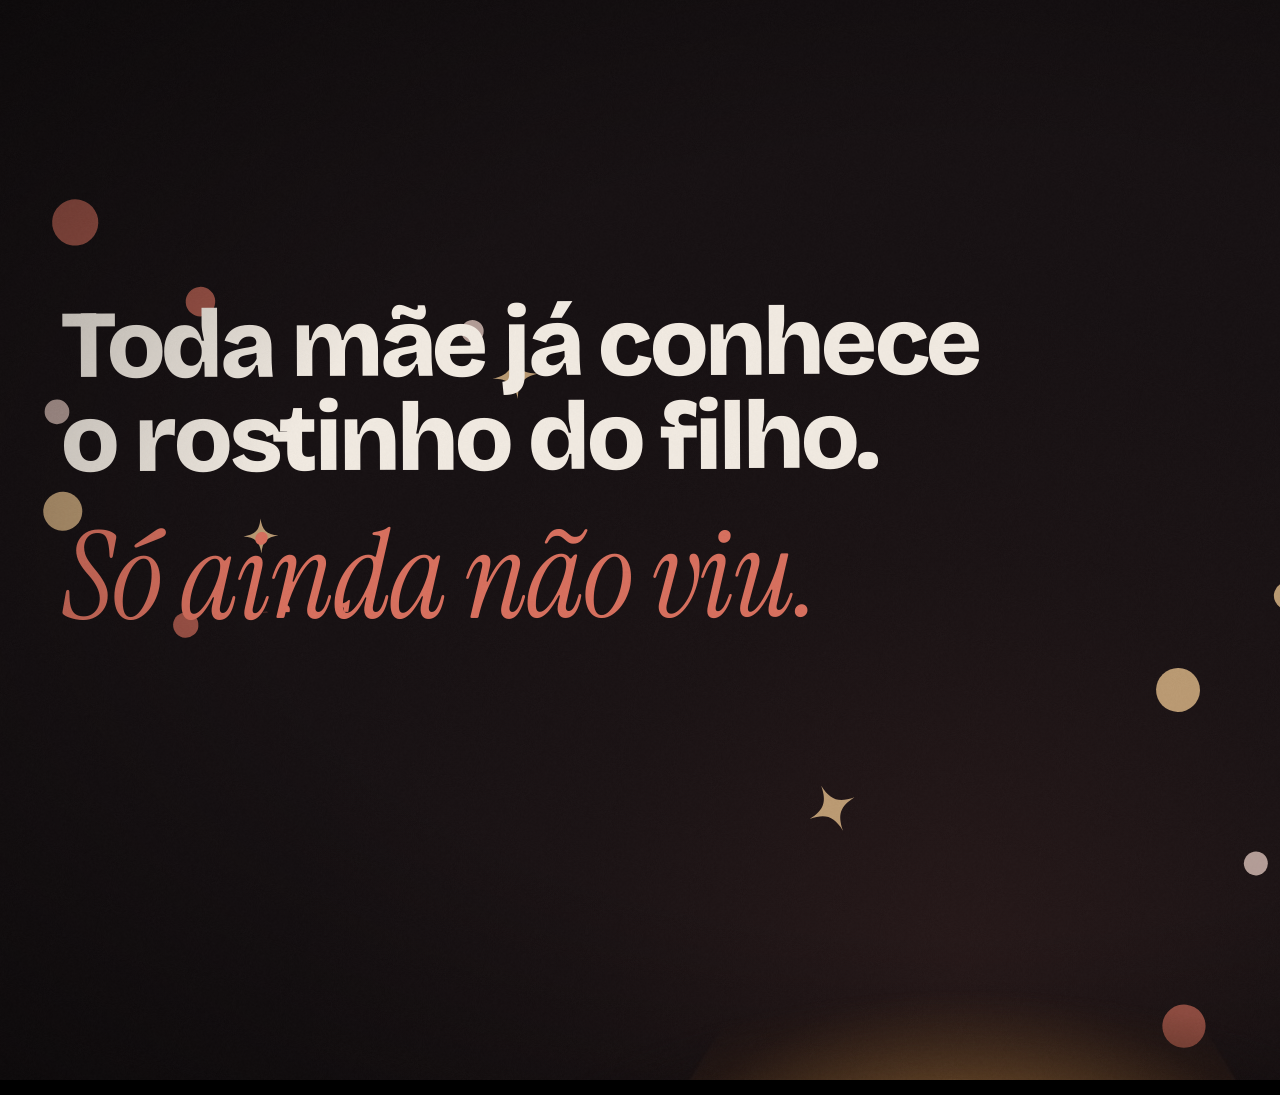
<file: motion/r1-0307.html>
<!doctype html>
<html><head><meta charset="utf-8">
<!-- R1 · 03:07 — teaser de pré-lançamento (30 s) -->
<link rel="stylesheet" href="fonts/fonts.css">
<script src="motion.js"></script><script src="brand.js"></script>
</head><body><div id="stage"></div>
<script>
const { W, H, S } = M, E = M.ease, cx = W / 2;
const st = M.$('#stage'); st.style.background = C.night;
const DUR = 30;

/* ---------- som e blur ---------- */
M.cue(0.15, 'start');
M.cue(3.7, 'kick'); M.cue(4.35, 'kick', { s: 0.8 });
const TYPE = [[6.3, 'com quem você vai parecer?'], [7.75, 'vai ter o meu sorriso?'], [9.1, 'o cabelo vai ser cacheado?'], [10.5, 'e com 15 anos? e com 40?']];
const PS = '(dormir? amanhã eu tento)';
M.cue(5.0, 'whoosh', { len: 0.5 });
M.cue(13.65, 'whoosh', { len: 0.6 });
M.cue(14.3, 'glow');
M.cue(17.4, 'hit', { s: 0.6 });
M.cue(21.55, 'whoosh', { len: 0.4 });
M.cue(24.9, 'rise', { len: 1.3 });
M.blur(2.95, 3.5, 6); M.blur(4.75, 5.7, 8); M.blur(13.0, 14.3, 12); M.blur(25.1, 26.4, 8);

/* ---------- elementos ---------- */
const world = M.el('div', { class: 'layer' }, st);
// brilho coral de fundo
const glowBg = M.el('div', { class: 'abs', style: { left: (cx - u(700)) + 'px', top: u(260) + 'px', width: u(1400) + 'px', height: u(1400) + 'px', borderRadius: '50%', background: `radial-gradient(circle, ${M.rgba(C.coral, 0.32)} 0%, ${M.rgba(C.coral, 0.08)} 40%, ${M.rgba(C.coral, 0)} 70%)` } }, world);

G.life(world, { n: 20, seed: 5, colors: ['#FFD49A', '#D86F5D', '#F6D9CF'], kinds: ['spark', 'dot', 'dot'], alpha: 0.7, size: [20, 54], speed: [40, 90] });
// A · relógio
const LA = M.el('div', { class: 'layer' }, world);
const lab = G.txt(LA, 'lab', 'hoje · madrugada', { left: 0, width: W + 'px', textAlign: 'center', top: u(560) + 'px', fontSize: u(28) + 'px', color: C.coral });
const clock = M.el('div', { class: 'abs disp', style: { left: 0, width: W + 'px', top: u(620) + 'px', textAlign: 'center', fontSize: u(330) + 'px', color: C.cream, letterSpacing: '-0.04em', fontVariantNumeric: 'tabular-nums' } }, LA);
const digits = [...'03:07'].map(ch => { const w = M.el('span', { style: { display: 'inline-block', overflow: 'hidden', verticalAlign: 'top', padding: '0 0.01em 0.1em' } }, clock); const i = M.el('span', { style: { display: 'inline-block' } }, w, ch); return i; });
const sono = G.lines(LA, 0, u(1010), [['e o sono foi embora.', 'ser', u(78), C.coral]], { align: 'center' });
const ringSvg = M.el('svg', { width: W, height: H }, LA);
const rings = [0, 1].map(() => M.el('circle', { cx, cy: u(1260), r: 0, fill: 'none', stroke: C.coral, 'stroke-width': u(6) }, ringSvg));
const kickT = G.lines(LA, 0, u(700), [['Ele resolveu', 'disp', u(124), C.cream], ['treinar futebol.', 'disp', u(124), C.cream]], { align: 'center' });

// B · bloco de notas
const LB = M.el('div', { class: 'layer' }, world);
const CARD = { x: u(80), y: u(330), w: W - u(160), h: u(1000) };
const card = M.el('div', { class: 'abs', style: { left: CARD.x + 'px', top: CARD.y + 'px', width: CARD.w + 'px', height: CARD.h + 'px', background: C.paper, borderRadius: u(48) + 'px', boxShadow: `0 ${u(40)}px ${u(90)}px rgba(0,0,0,.45)`, overflow: 'hidden', transformOrigin: '50% 50%' } }, LB);
const cin = M.el('div', { class: 'layer' }, card);
G.txt(cin, 'disp2', '‹ Notas', { left: u(48) + 'px', top: u(44) + 'px', fontSize: u(34) + 'px', color: '#C9922F' });
G.txt(cin, 'disp2', '···', { right: u(48) + 'px', top: u(36) + 'px', fontSize: u(40) + 'px', color: '#C9922F' });
G.txt(cin, 'body', 'hoje, 03:07', { left: 0, width: CARD.w + 'px', textAlign: 'center', top: u(118) + 'px', fontSize: u(26) + 'px', color: '#A99A9F' });
G.txt(cin, 'disp', 'coisas que eu queria saber<br>sobre você, filho', { left: u(56) + 'px', top: u(186) + 'px', fontSize: u(60) + 'px', color: C.ink, lineHeight: 1.04, letterSpacing: '-0.025em' });
const items = TYPE.map(([t0, s], i) => {
  const row = M.el('div', { class: 'abs body', style: { left: u(70) + 'px', top: (u(400) + i * u(104)) + 'px', fontSize: u(47) + 'px', color: C.ink, whiteSpace: 'nowrap' } }, cin);
  const dot = M.el('span', { style: { display: 'inline-block', width: u(12) + 'px', height: u(12) + 'px', borderRadius: '50%', background: C.ink, marginRight: u(26) + 'px', verticalAlign: 'middle', position: 'relative', top: -u(4) + 'px' } }, row);
  const tx = M.el('span', {}, row); const car = M.el('span', { style: { display: 'inline-block', width: u(4) + 'px', height: u(50) + 'px', background: '#C9922F', marginLeft: u(4) + 'px', verticalAlign: 'middle', position: 'relative', top: -u(4) + 'px' } }, row);
  return { row, dot, tx, car, t0, s };
});
const ps = M.el('div', { class: 'abs ser', style: { left: u(70) + 'px', top: u(838) + 'px', fontSize: u(54) + 'px', color: '#A99A9F', whiteSpace: 'nowrap' } }, cin);
const psTx = M.el('span', {}, ps), psCar = M.el('span', { style: { display: 'inline-block', width: u(4) + 'px', height: u(46) + 'px', background: '#C9922F', marginLeft: u(4) + 'px', verticalAlign: 'middle' } }, ps);
const zz = G.img(cin, 'assets/cut/zinho-dorme.png', u(170), { left: (CARD.w - u(215)) + 'px', top: (CARD.h - u(205)) + 'px' });
TYPE.forEach(([t0, s]) => { const tw = M.typewriter(s, 99, t0, { cps: 21 }); M.cue(t0, 'type', { len: tw.end - t0, rate: 18 }); });
{ const tw = M.typewriter(PS, 99, 11.85, { cps: 20 }); M.cue(11.85, 'type', { len: tw.end - 11.85, rate: 16, s: 0.7 }); }
const dotLight = M.el('div', { class: 'abs', style: { width: u(60) + 'px', height: u(60) + 'px', borderRadius: '50%', background: `radial-gradient(circle, #FFE6B8 0%, ${C.coral} 45%, ${M.rgba(C.coral, 0)} 72%)` } }, LB);

// D · ultrassom
const LD = M.el('div', { class: 'layer' }, world);
const US = { w: u(1060), top: u(800) };
const usWrap = M.el('div', { class: 'abs', style: { left: (cx - US.w / 2) + 'px', top: US.top + 'px', width: US.w + 'px', transformOrigin: '50% 72%', WebkitMaskImage: 'radial-gradient(ellipse 54% 44% at 50% 68%, #000 58%, transparent 100%)', maskImage: 'radial-gradient(ellipse 54% 44% at 50% 68%, #000 58%, transparent 100%)' } }, LD);
M.el('img', { src: 'assets/img/ultrassom.jpg', style: { width: '100%', display: 'block' } }, usWrap);
const GC = { x: cx, y: US.top + US.w * (420 / 800) };   // centro do brilho dentro do ultrassom
const beat = M.el('div', { class: 'abs', style: { left: (GC.x - u(420)) + 'px', top: (GC.y - u(420)) + 'px', width: u(840) + 'px', height: u(840) + 'px', borderRadius: '50%', background: `radial-gradient(circle, ${M.rgba('#FFD49A', 0.55)} 0%, ${M.rgba('#E8A657', 0.22)} 30%, rgba(232,166,87,0) 62%)` } }, LD);
const tD = G.lines(LD, u(80), u(300), [['Toda mãe já conhece', 'disp', u(94), C.cream], ['o rostinho do filho.', 'disp', u(94), C.cream]]);
const tD2 = G.lines(LD, u(80), u(512), [['Só ainda não viu.', 'ser', u(120), C.coral]]);
const tE = G.lines(LD, u(80), u(300), [['Em breve,', 'disp', u(124), C.cream, u(10)], ['um jeito novo de imaginar', 'ser', u(80), C.coral], ['esse rostinho.', 'ser', u(80), C.coral]]);

// F · logo
const LF = M.el('div', { class: 'layer' }, world);
const logo = G.logo(LF, u(800), 'light'); G.box(logo, cx - u(400), u(720));
const date = G.pill(LF, 'em breve', { bg: C.coral, color: C.paper, size: u(70), pad: [0.3, 0.8], weight: 800, cls: 'disp' });
const notif = G.txt(LF, 'lab', 'ative as notificações', { left: 0, width: W + 'px', textAlign: 'center', top: u(1170) + 'px', fontSize: u(28) + 'px', color: C.cream });
const handle = G.txt(LF, 'body', '@rostinhobaby', { left: 0, width: W + 'px', textAlign: 'center', top: u(1230) + 'px', fontSize: u(34) + 'px', color: M.rgba(C.cream, 0.6) });
const fSparks = G.sparks(LF, 9, '#FFD49A', 5);

const vig = M.vignette(st, { strength: 0.5, inner: 0.5 });
const grain = M.grain(st, { opacity: 0.025 });
let DATEW = 0;
async function init() { DATEW = date.offsetWidth; }

/* ---------- render ---------- */
function render(t) {
  grain.update(t);
  const sk1 = M.shake(t, 3.7, { amp: u(16), dur: 0.35 }), sk2 = M.shake(t, 4.35, { amp: u(12), dur: 0.3, seed: 4 });
  M.css(world, { transform: { x: sk1.x + sk2.x, y: sk1.y + sk2.y, r: sk1.r + sk2.r } });
  const gb = 0.75 + 0.25 * Math.sin(t * 1.3);
  M.css(glowBg, { opacity: (t < 13 ? gb : M.lerp(gb, 0.25, M.seg(t, 13, 14.5))) * (t > 25 ? 1.2 : 1), transform: { s: 1 + 0.04 * Math.sin(t * 0.9) } });

  // A
  M.show(LA, t < 5.2);
  if (t < 5.2) {
    digits.forEach((d, i) => { const q = E.outExpo(M.seg(t, 0.1 + i * 0.09, 0.9 + i * 0.09)), o = E.inCubic(M.seg(t, 2.95 + i * 0.03, 3.35 + i * 0.03)); M.css(d, { transform: { y: (1 - q) * u(380) - o * u(420) } }); });
    const colon = digits[2]; colon.style.opacity = t > 1.2 ? (Math.floor((t - 1.2) / 0.5) % 2 ? 0.25 : 1) : 1;
    const lq = E.outExpo(M.seg(t, 0.4, 1.1)), lo = M.seg(t, 2.9, 3.2);
    M.css(lab, { opacity: lq * (1 - lo), transform: { y: (1 - lq) * u(20) } });
    G.riseL(sono, t, 1.5, { out: 2.9, outDur: 0.35 });
    G.riseL(kickT, t, 3.1, { each: 0.08, out: 4.75, outDur: 0.35 });
    [3.7, 4.35].forEach((k, i) => { const p = M.seg(t, k, k + 0.8); M.attr(rings[i], { r: u(30) + u(300) * E.outExpo(p), opacity: p > 0 && p < 1 ? (1 - p) : 0, 'stroke-width': u(10) * (1 - p) + 1 }); });
    M.css(kickT[0].wrap, { transform: { s: 1 + 0.05 * M.pulse(t, 3.72, 0.12) } }); M.css(kickT[1].wrap, { transform: { s: 1 + 0.05 * M.pulse(t, 4.37, 0.12) } });
  }

  // B
  const onB = t >= 4.9 && t < 14.3; M.show(LB, onB);
  if (onB) {
    const up = M.curve.snappy(M.seg(t, 4.95, 5.75));
    const col = E.inOutExpo(M.seg(t, 13.0, 13.62));
    const sc = M.lerp(1, 0.04, col);
    M.css(card, { transform: { y: (1 - up) * u(1500), r: (1 - up) * 6, s: sc }, borderRadius: M.lerp(u(48), CARD.h / 2, col) + 'px', opacity: col > 0.92 ? 0 : 1 });
    cin.style.opacity = 1 - M.seg(t, 13.0, 13.25);
    items.forEach(it => {
      const tw = M.typewriter(it.s, M.frameT(t), it.t0, { cps: 21 });
      it.tx.textContent = tw.text;
      it.dot.style.opacity = t >= it.t0 - 0.1 ? 1 : 0;
      const active = t >= it.t0 && (t < it.t0 + 0.2 || !tw.done || (it === items[items.length - 1] && t < 11.8));
      it.car.style.opacity = active ? tw.caret : 0;
    });
    const pw = M.typewriter(PS, M.frameT(t), 11.85, { cps: 20 }); psTx.textContent = pw.text; psCar.style.opacity = t >= 11.85 && t < 13 ? pw.caret : 0;
    const br = Math.sin(t * 2.4);
    M.css(zz, { transform: { sy: 1 + 0.025 * br, sx: 1 - 0.01 * br } });
    // ponto de luz: nasce no centro do cartão encolhido e desce até o centro do ultrassom
    const dp = M.seg(t, 13.3, 14.25), dq = E.inOutCubic(dp);
    const y0 = CARD.y + CARD.h / 2 + (1 - up) * u(1500), py = M.lerp(y0, GC.y, dq);
    const ds = t < 13.3 ? 0 : M.lerp(1.0, 9, E.inCubic(dp));
    M.css(dotLight, { left: (cx - u(30)) + 'px', top: (py - u(30)) + 'px', opacity: t >= 13.3 ? M.seg(t, 13.3, 13.45) * (1 - M.seg(t, 14.05, 14.3)) : 0, transform: { s: ds } });
  }

  // D + E
  const onD = t >= 14.0 && t < 25.6; M.show(LD, onD);
  if (onD) {
    const ir = E.outCubic(M.seg(t, 14.0, 14.9));
    usWrap.style.clipPath = `circle(${M.lerp(0, u(900), ir)}px at 50% ${GC.y - US.top}px)`;
    const push = 1 + 0.06 * E.inOutSine(M.seg(t, 14.2, 25.4));
    const fo = M.seg(t, 24.9, 25.55);
    M.css(usWrap, { transform: { s: push }, opacity: 1 - fo, filter: t > 21.4 ? `brightness(${1 - 0.25 * M.seg(t, 21.4, 22.2)})` : 'none' });
    // batimento: duplo pulso a 72 bpm
    const b = 60 / 72, ph = M.loop(t - 14.3, b);
    const hb = t < 14.3 ? 0 : Math.exp(-ph / 0.09) + 0.6 * Math.exp(-Math.max(0, ph - 0.2) / 0.09) * (ph > 0.2 ? 1 : 0);
    M.css(beat, { opacity: (0.35 + 0.65 * Math.min(1, hb)) * ir * (1 - fo), transform: { s: 0.9 + 0.18 * Math.min(1, hb) } });
    G.riseL(tD, t, 15.0, { each: 0.12, out: 21.15, outDur: 0.4 });
    G.riseL(tD2, t, 17.4, { dur: 0.9, out: 21.25, outDur: 0.4 });
    G.riseL(tE, t, 21.65, { each: 0.12, out: 24.75, outDur: 0.4 });
  }

  // F
  const onF = t >= 25.05; M.show(LF, onF);
  if (onF) {
    const land = G.logoIn(logo, t, 25.2);
    const zs = M.springAt(t, 26.55, 'bouncy');
    M.css(date, { left: (cx - DATEW / 2) + 'px', top: u(950) + 'px', transform: { s: Math.max(0, zs), r: -4 * (1 - Math.min(1, zs)) - 3 } });
    const nq = E.outExpo(M.seg(t, 27.0, 27.8)), hq = E.outExpo(M.seg(t, 27.25, 28.0));
    M.css(notif, { opacity: nq, transform: { y: (1 - nq) * u(30) } }); M.css(handle, { opacity: hq, transform: { y: (1 - hq) * u(30) } });
    fSparks.upd(t, land - 0.05, cx + u(330), u(780), u(260));
    // respiração da carinha após o encaixe
    if (t > land + 0.5) logo.face.style.transform = M.tf({ s: 1 + 0.03 * Math.sin((t - land) * 2.6), r: 4 * Math.sin((t - land) * 1.3) });
  }
}
M.cue(26.2, 'big'); M.cue(26.55, 'pop'); M.cue(28.4, 'end');
M.boot(render, { dur: DUR, init, poster: 18.5 });
</script></body></html>
</file>
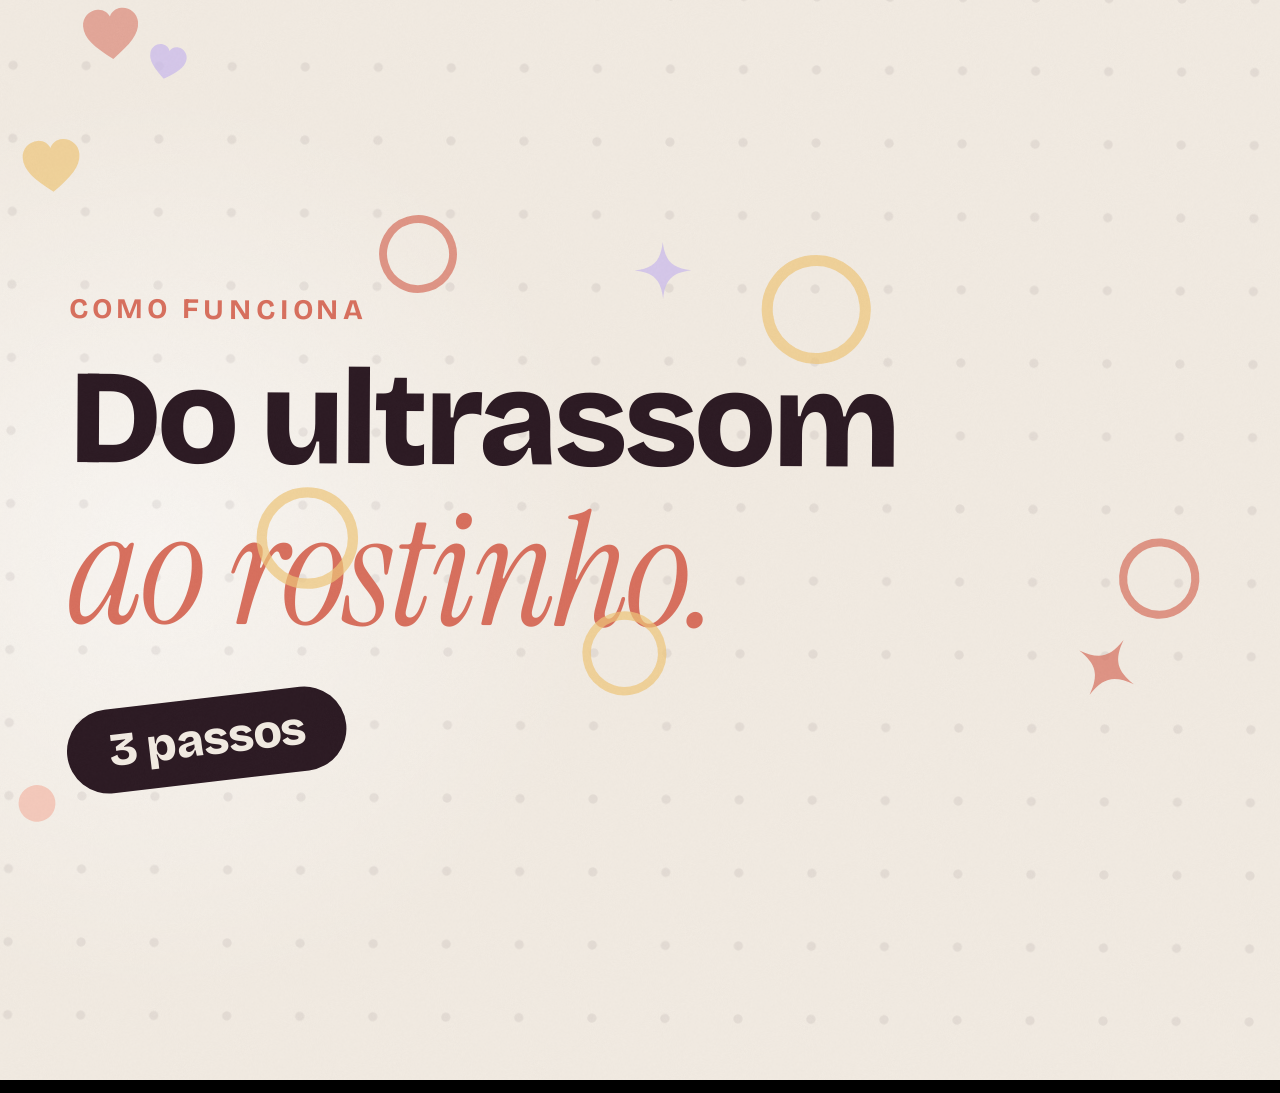
<file: motion/r2-como-funciona.html>
<!doctype html>
<html><head><meta charset="utf-8">
<!-- R2 · Do ultrassom ao rostinho — como funciona (30 s) -->
<link rel="stylesheet" href="fonts/fonts.css">
<script src="motion.js"></script><script src="brand.js"></script>
</head><body><div id="stage"></div>
<script>
const { W, H, S } = M, E = M.ease, cx = W / 2;
const st = M.$('#stage');
const DUR = 30, X0 = u(80);
const T = { s1: 2.6, s2: 9.0, s3: 15.4, rev: 21.8, cta: 25.6 };

/* ---------- som e blur ---------- */
M.cue(0.1, 'start'); M.cue(1.55, 'pop');
M.cue(T.s1 + 0.05, 'whoosh', { len: 0.45 });
M.cue(6.7, 'pop', { s: 1.2 }); [7.2, 7.4, 7.6].forEach(t => M.cue(t, 'tick'));
M.cue(T.s2 + 0.25, 'whoosh', { len: 0.35 });
M.cue(10.4, 'pop'); M.cue(11.0, 'pop', { s: 0.8 }); M.cue(11.4, 'pop'); M.cue(12.3, 'tick'); M.cue(12.5, 'tick');
M.cue(T.s3 + 0.1, 'whoosh', { len: 0.45 });
const PICK = [[17.0, 0], [17.6, 4], [18.2, 9], [18.8, 13], [19.4, 16], [20.3, 4]];
PICK.forEach(([t]) => M.cue(t, 'click'));
M.cue(T.rev + 0.3, 'big'); M.cue(T.rev + 0.3, 'sparkle');
M.cue(T.cta + 0.05, 'whoosh', { len: 0.4 }); M.cue(27.3, 'pop'); M.cue(28.6, 'end');
M.blur(T.s1 - 0.05, T.s1 + 0.6, 12); M.blur(T.s2 - 0.1, T.s2 + 0.45, 12); M.blur(T.s3 - 0.05, T.s3 + 0.6, 12); M.blur(T.rev - 0.05, T.rev + 0.7, 8); M.blur(T.cta, T.cta + 0.8, 6);

/* ---------- planos ---------- */
const L0 = G.bgLayer(st, C.cream, { glow: '#FFFFFF', glow2: C.peach });
const L1 = G.bgLayer(st, C.ink, { glow: C.coral, alpha: 0.22 });
const L2 = G.bgLayer(st, C.lav, { glow: '#FFFFFF', glow2: '#D2C8EE' });
const L3 = G.bgLayer(st, C.butter, { glow: '#FFFFFF', glow2: '#F4D9A0' });
const L4 = G.bgLayer(st, C.blush, { glow: '#FFFFFF', glow2: C.peach });
G.life(st, { n: 18, size: [38, 100], seed: 21, colors: ['#D86F5D', '#C9B9EE', '#F0C77A', '#F6B9A8'], alpha: 0.7 });
const irisSvg = M.el('svg', { width: W, height: H, style: { zIndex: 50 } }, st);
const iris = [C.coral, C.ink].map(c => M.el('circle', { r: 0, fill: c }, irisSvg));

// 0 · gancho
const lab0 = G.txt(L0, 'lab', 'como funciona', { left: X0 + 'px', top: u(300) + 'px', fontSize: u(28) + 'px', color: C.coral });
const t0a = G.lines(L0, X0, u(360), [['Do ultrassom', 'disp', u(132), C.ink, u(6)], ['ao rostinho.', 'ser', u(156), C.coral]]);
const stick = G.pill(L0, '3 passos', { bg: C.ink, color: C.cream, size: u(46), pad: [0.4, 0.9], weight: 800, cls: 'disp' });
const z0 = G.img(L0, 'assets/cut/zinho-stand.png', u(470));

// 1 · ultrassom
const n1 = G.lines(L1, X0, u(250), [['1', 'ser', u(190), C.coral]]);
const t1 = G.lines(L1, X0, u(450), [['Envie o', 'disp', u(122), C.cream], ['ultrassom.', 'disp', u(122), C.cream]]);
const c1 = G.lines(L1, X0, u(712), [['Vale a foto do exame que', 'body', u(38), M.rgba(C.cream, 0.75)], ['já está no seu celular.', 'body', u(38), M.rgba(C.cream, 0.75)]]);
const PH = { w: u(600), h: u(640), y: u(860) };
const phone = M.el('div', { class: 'abs', style: { left: (cx - PH.w / 2) + 'px', top: PH.y + 'px', width: PH.w + 'px', height: PH.h + 'px', background: C.paper, borderRadius: u(56) + 'px', boxShadow: `0 ${u(40)}px ${u(80)}px rgba(0,0,0,.45)`, overflow: 'hidden' } }, L1);
const scr = M.el('div', { class: 'abs', style: { left: u(22) + 'px', top: u(22) + 'px', width: (PH.w - u(44)) + 'px', height: u(400) + 'px', borderRadius: u(38) + 'px', overflow: 'hidden', background: '#150F11' } }, phone);
const usImg = M.el('img', { src: 'assets/img/ultrassom.jpg', class: 'abs', style: { left: '50%', top: '50%', width: u(720) + 'px', transform: 'translate(-50%,-60%)' } }, scr);
const chips = ['2D', '3D', '4D'].map((s, i) => { const c = G.pill(scr, s, { bg: M.rgba('#FFFFFF', 0.92), color: C.ink, size: u(30), pad: [0.32, 0.7], weight: 800 }); G.box(c, u(24) + i * u(104), u(24)); return c; });
const barBg = M.el('div', { class: 'abs', style: { left: u(44) + 'px', top: u(480) + 'px', width: (PH.w - u(88)) + 'px', height: u(16) + 'px', borderRadius: u(8) + 'px', background: C.line } }, phone);
const bar = M.el('div', { class: 'abs', style: { left: 0, top: 0, height: '100%', borderRadius: u(8) + 'px', background: C.coral, width: '0px' } }, barBg);
const upTx = G.txt(phone, 'disp2', '', { left: u(44) + 'px', top: u(530) + 'px', fontSize: u(36) + 'px', color: C.ink, fontVariantNumeric: 'tabular-nums' });
const okBadge = M.el('div', { class: 'abs', style: { right: u(44) + 'px', top: u(518) + 'px', width: u(64) + 'px', height: u(64) + 'px', borderRadius: '50%', background: '#3F7A5A' } }, phone,
  `<svg viewBox="0 0 64 64" width="${u(64)}" height="${u(64)}"><path id="ck" d="M18 33 L28 43 L47 22" fill="none" stroke="#fff" stroke-width="7" stroke-linecap="round" stroke-linejoin="round"/></svg>`);
const ck = okBadge.querySelector('#ck');

// 2 · mãe + pai
const n2 = G.lines(L2, X0, u(250), [['2', 'ser', u(190), C.coral]]);
const t2 = G.lines(L2, X0, u(450), [['Some a mãe', 'disp', u(122), C.ink], ['e o pai.', 'disp', u(122), C.ink]]);
const c2 = G.lines(L2, X0, u(712), [['Uma foto de cada, se quiser.', 'body', u(38), C.inkSoft]]);
const mae = G.img(L2, 'assets/cut/mae.png', u(380)), pai = G.img(L2, 'assets/cut/pai.png', u(380));
const plus = G.txt(L2, 'ser', '+', { fontSize: u(200) + 'px', color: C.coral, width: u(120) + 'px', textAlign: 'center', lineHeight: 1 });
const opt = [0, 1].map(() => G.pill(L2, 'opcional', { bg: C.paper, color: C.ink, size: u(30), pad: [0.4, 0.9], weight: 700 }));

// 3 · idade
const n3 = G.lines(L3, X0, u(250), [['3', 'ser', u(190), C.coral]]);
const t3 = G.lines(L3, X0, u(450), [['Escolha', 'disp', u(122), C.ink], ['a idade.', 'disp', u(122), C.ink]]);
const c3 = G.lines(L3, X0, u(712), [['De recém-nascido a 70 anos.', 'body', u(38), C.inkSoft]]);
const AGES = [0, 1, 2, 3, 5, 7, 10, 12, 15, 18, 20, 25, 30, 40, 50, 60, 70];
const CH = { d: u(98), gx: u(144), gy: u(124), y: u(800) };
const ageChips = AGES.map((a, i) => {
  const col = i % 6, row = Math.floor(i / 6);
  const d = M.el('div', { class: 'abs disp2', style: { left: (X0 + col * CH.gx) + 'px', top: (CH.y + row * CH.gy) + 'px', width: CH.d + 'px', height: CH.d + 'px', borderRadius: '50%', background: C.paper, color: C.ink, fontSize: u(36) + 'px', display: 'flex', alignItems: 'center', justifyContent: 'center', fontWeight: 800, fontVariantNumeric: 'tabular-nums' } }, L3, String(a));
  d.c = [X0 + col * CH.gx + CH.d / 2, CH.y + row * CH.gy + CH.d / 2]; return d;
});
const sel = M.el('div', { class: 'abs', style: { width: CH.d + 'px', height: CH.d + 'px', borderRadius: '50%', border: `${u(6)}px solid ${C.coral}`, boxSizing: 'border-box' } }, L3);
const BUSTS = { 0: 'age-00', 4: 'age-05', 9: 'age-18', 13: 'age-40', 16: 'age-70' };
const busts = {}; Object.entries(BUSTS).forEach(([k, f]) => { busts[k] = G.img(L3, `assets/cut/${f}.png`, u(400)); busts[k].style.webkitMaskImage = busts[k].style.maskImage = 'linear-gradient(to bottom, #000 78%, transparent 100%)'; });
const cur = M.cursor(L3, { size: u(64) });

// revelação + CTA
const zr = G.img(L4, 'assets/cut/zinho-happy.png', u(560));
const spk = G.sparks(L4, 12, C.coral, 7);
const t4 = G.lines(L4, X0, u(290), [['Em segundos,', 'disp', u(124), C.ink, u(8)], ['um retrato de quem', 'ser', u(104), C.coral], ['está chegando.', 'ser', u(104), C.coral]]);
const logo = G.logo(L4, u(560), 'dark'); G.box(logo, cx - u(280), u(290));
const t5 = G.lines(L4, 0, u(470), [['Conheça quem', 'disp', u(118), C.ink, u(4)], ['você já ama.', 'ser', u(140), C.coral]], { align: 'center' });
const btn = G.pill(L4, 'link na bio', { bg: C.ink, color: C.paper, size: u(40), pad: [0.55, 1.3], weight: 700 });
const disc = G.txt(L4, 'body', 'Retratos gerados por IA: um jeito carinhoso<br>de imaginar, não uma previsão médica.', { left: 0, width: W + 'px', textAlign: 'center', top: u(1410) + 'px', fontSize: u(30) + 'px', color: C.inkSoft, lineHeight: 1.3 });
const grain = M.grain(st, { opacity: 0.02 });
let SW, BW;
async function init() { SW = stick.offsetWidth; BW = btn.offsetWidth; }

const layerOn = (L, a, b) => M.show(L, a <= 0 || true) && (L.style.visibility = 'visible');
function irisAt(t, t0, px, py, cols) {
  iris.forEach((c, i) => {
    const p = E.inOutCubic(M.seg(t, t0 + i * 0.1, t0 + 0.42 + i * 0.1));
    M.attr(c, { cx: px, cy: py, r: p > 0 ? M.expLerp(4, M.cover(1, px, py) * 1.02, p) : 0, fill: cols[i] });
  });
}

/* ---------- render ---------- */
function render(t) {
  grain.update(t);
  // visibilidade de fundos (o de cima cobre)
  const vis = [[L0, 0, T.s1 + 0.6], [L1, T.s1 + 0.45, T.s2 + 0.5], [L2, T.s2, T.s3 + 0.6], [L3, T.s3 + 0.45, T.rev + 0.6], [L4, T.rev + 0.45, 99]];
  vis.forEach(([L, a, b]) => { const on = t >= a && t < b; M.show(L, on); if (on) L.upd(t); });
  [L0, L1, L2, L3, L4].forEach((L, i) => L.style.zIndex = i);
  iris.forEach(c => M.attr(c, { r: 0 }));

  // 0 gancho
  if (t < T.s1 + 0.6) {
    const lq = E.outExpo(M.seg(t, 0.0, 0.6)); M.css(lab0, { opacity: lq });
    G.riseL(t0a, t, 0.08, { each: 0.14 });
    const ss = M.springAt(t, 1.5, 'bouncy');
    M.css(stick, { left: X0 + 'px', top: u(700) + 'px', transform: { s: Math.max(0, ss), r: -7 } });
    const zp = M.springAt(t, 0.7, 'gentle'), bob = Math.sin(t * 3.2) * u(8);
    G.place(z0, W - u(330), H + u(40) - zp * u(560) + bob, { r: -8 + 3 * Math.sin(t * 2) });
    irisAt(t, T.s1 - 0.12, X0 + SW / 2, u(740), [C.coral, C.ink]);
  }
  // 1
  if (t >= T.s1 + 0.3 && t < T.s2 + 0.5) {
    const lt = t;
    G.riseL(n1, t, T.s1 + 0.35); G.riseL(t1, t, T.s1 + 0.45, { each: 0.1 }); G.riseL(c1, t, T.s1 + 0.8, { each: 0.08 });
    const up = M.curve.snappy(M.seg(t, 3.0, 3.8)), fl = Math.sin(t * 1.6) * u(10);
    M.css(phone, { transform: { y: (1 - up) * u(900) + fl, r: (1 - up) * 8 + Math.sin(t * 1.1) * 1.2 } });
    const im = E.outCubic(M.seg(t, 3.6, 4.3)); M.css(usImg, { opacity: im, transform: `translate(-50%,-60%) scale(${1.15 - 0.15 * im})` });
    const pr = E.inOutCubic(M.seg(M.frameT(t), 4.3, 6.6));
    bar.style.width = (pr * (PH.w - u(88))) + 'px';
    upTx.textContent = t < 4.2 ? '' : pr < 1 ? 'enviando… ' + Math.round(pr * 100) + '%' : 'pronto!';
    const ok = M.springAt(t, 6.7, 'bouncy'); M.css(okBadge, { transform: { s: Math.max(0, ok) } }); M.draw(ck, E.outCubic(M.seg(t, 6.78, 7.1)));
    chips.forEach((c, i) => { const s = M.springAt(t, 7.2 + i * 0.2, 'bouncy'); M.css(c, { transform: { s: Math.max(0, s) } }); });
    // whip pan para a esquerda
    const sw = M.curve.swift(M.seg(t, T.s2 - 0.05, T.s2 + 0.3));
    L1.style.transform = `translateX(${-W * sw}px)`;
  } else L1.style.transform = 'none';
  // 2
  if (t >= T.s2 && t < T.s3 + 0.6) {
    const sw = M.curve.swift(M.seg(t, T.s2 - 0.05, T.s2 + 0.3));
    L2.style.transform = `translateX(${W * (1 - sw)}px)`;
    G.riseL(n2, t, T.s2 + 0.3); G.riseL(t2, t, T.s2 + 0.4, { each: 0.1 }); G.riseL(c2, t, T.s2 + 0.9);
    const base = u(1420), br = Math.sin(t * 2.4);
    const sm = M.springAt(t, 10.4, 'bouncy'), sp = M.springAt(t, 11.4, 'bouncy');
    G.place(mae, u(285), base, { x: (1 - Math.min(1, sm)) * -u(500), s: Math.max(0, sm) * 0.2 + 0.8, sy: 1 + 0.015 * br });
    G.place(pai, u(735), base, { x: (1 - Math.min(1, sp)) * u(500), s: Math.max(0, sp) * 0.2 + 0.8, sy: 1 - 0.015 * br });
    mae.style.opacity = t >= 10.4 ? 1 : 0; pai.style.opacity = t >= 11.4 ? 1 : 0;
    const pl = M.springAt(t, 11.0, 'bouncy');
    M.css(plus, { left: (u(510) - u(60)) + 'px', top: u(1060) + 'px', transform: { s: Math.max(0, pl), r: (1 - Math.min(1, pl)) * 90 } });
    opt.forEach((o, i) => { const s = M.springAt(t, 12.3 + i * 0.2, 'bouncy'); const w = o.offsetWidth; M.css(o, { left: ([u(285), u(735)][i] - w / 2) + 'px', top: u(1428) + 'px', transform: { s: Math.max(0, s), r: i ? 4 : -4 } }); });
    irisAt(t, T.s3 - 0.12, u(510), u(1160), [C.coral, C.butter]);
  } else L2.style.transform = 'none';
  // 3
  if (t >= T.s3 + 0.3 && t < T.rev + 0.6) {
    G.riseL(n3, t, T.s3 + 0.35); G.riseL(t3, t, T.s3 + 0.45, { each: 0.1 }); G.riseL(c3, t, T.s3 + 0.9);
    ageChips.forEach((d, i) => { const col = i % 6, row = Math.floor(i / 6); const s = M.springAt(t, 15.95 + (col + row) * 0.045, 'snappy'); M.css(d, { transform: { s: Math.max(0, Math.min(1.1, s)) } }); });
    // seleção / cursor
    let k = -1; PICK.forEach(([pt, idx], j) => { if (t >= pt) k = j; });
    const idx = k < 0 ? 0 : PICK[k][1];
    ageChips.forEach((d, i) => { const on = k >= 0 && i === idx; d.style.background = on ? C.ink : C.paper; d.style.color = on ? C.paper : C.ink; });
    const sc = k < 0 ? 0 : 1 + 0.18 * M.pulse(t, PICK[k][0] + 0.05, 0.12);
    M.css(sel, { left: (ageChips[idx].c[0] - CH.d / 2) + 'px', top: (ageChips[idx].c[1] - CH.d / 2) + 'px', opacity: k < 0 ? 0 : 1, transform: { s: sc * 1.18 } });
    const ck2 = [[16.4, [W + u(80), H * 0.9]]]; PICK.forEach(([pt, i]) => { ck2.push([pt - 0.08, ageChips[i].c]); ck2.push([pt + 0.12, ageChips[i].c]); }); ck2.push([21.4, [W * 0.8, H * 1.05]]);
    const cp = M.cursorPath(t, ck2);
    let pressed = 0; PICK.forEach(([pt]) => pressed = Math.max(pressed, M.pulse(t, pt, 0.07)));
    M.css(cur, { transform: { x: cp[0], y: cp[1], s: 1 - 0.18 * pressed } });
    // busto correspondente
    Object.entries(busts).forEach(([key, b]) => {
      const active = +key === idx && k >= 0;
      const last = PICK[k] ? PICK[k][0] : 0, s = active ? M.springAt(t, last, 'bouncy') : 0;
      b.style.opacity = active ? 1 : 0;
      if (active) G.place(b, cx, u(1590), { s: 0.55 + 0.32 * Math.min(1.08, s) });
    });
    // flash para a revelação
    irisAt(t, T.rev - 0.1, cx, u(1250), ['#FFFFFF', C.blush]);
  }
  // revelação + CTA
  if (t >= T.rev + 0.3) {
    const ctaP = E.inOutCubic(M.seg(t, T.cta, T.cta + 0.8));
    const zs = M.springAt(t, T.rev + 0.3, 'bouncy'), bob = Math.sin(t * 3) * u(10);
    const zBase = M.lerp(u(1400), u(1300), ctaP), zSc = M.lerp(1, 0.66, ctaP);
    G.place(zr, cx, zBase + bob * (1 - ctaP), { s: Math.max(0, zs) * zSc, r: Math.sin(t * 2.2) * 3 });
    spk.upd(t, T.rev + 0.3, cx, u(1060), u(420));
    G.riseL(t4, t, T.rev + 0.55, { each: 0.12, out: T.cta - 0.05, outDur: 0.35 });
    const lg = E.outExpo(M.seg(t, T.cta + 0.3, T.cta + 1.0)); M.css(logo, { opacity: lg, transform: { y: (1 - lg) * u(30) } });
    G.riseL(t5, t, T.cta + 0.45, { each: 0.14 });
    const bs = M.springAt(t, 27.3, 'bouncy'), bp = t > 28 ? 1 + 0.05 * Math.sin((t - 28) * 5) : 1;
    M.css(btn, { left: (cx - BW / 2) + 'px', top: u(1316) + 'px', transform: { s: Math.max(0, bs) * bp } });
    const dq = E.outExpo(M.seg(t, 27.6, 28.3)); M.css(disc, { opacity: dq });
  }
}
M.boot(render, { dur: DUR, init, poster: 2.3 });
</script></body></html>
</file>
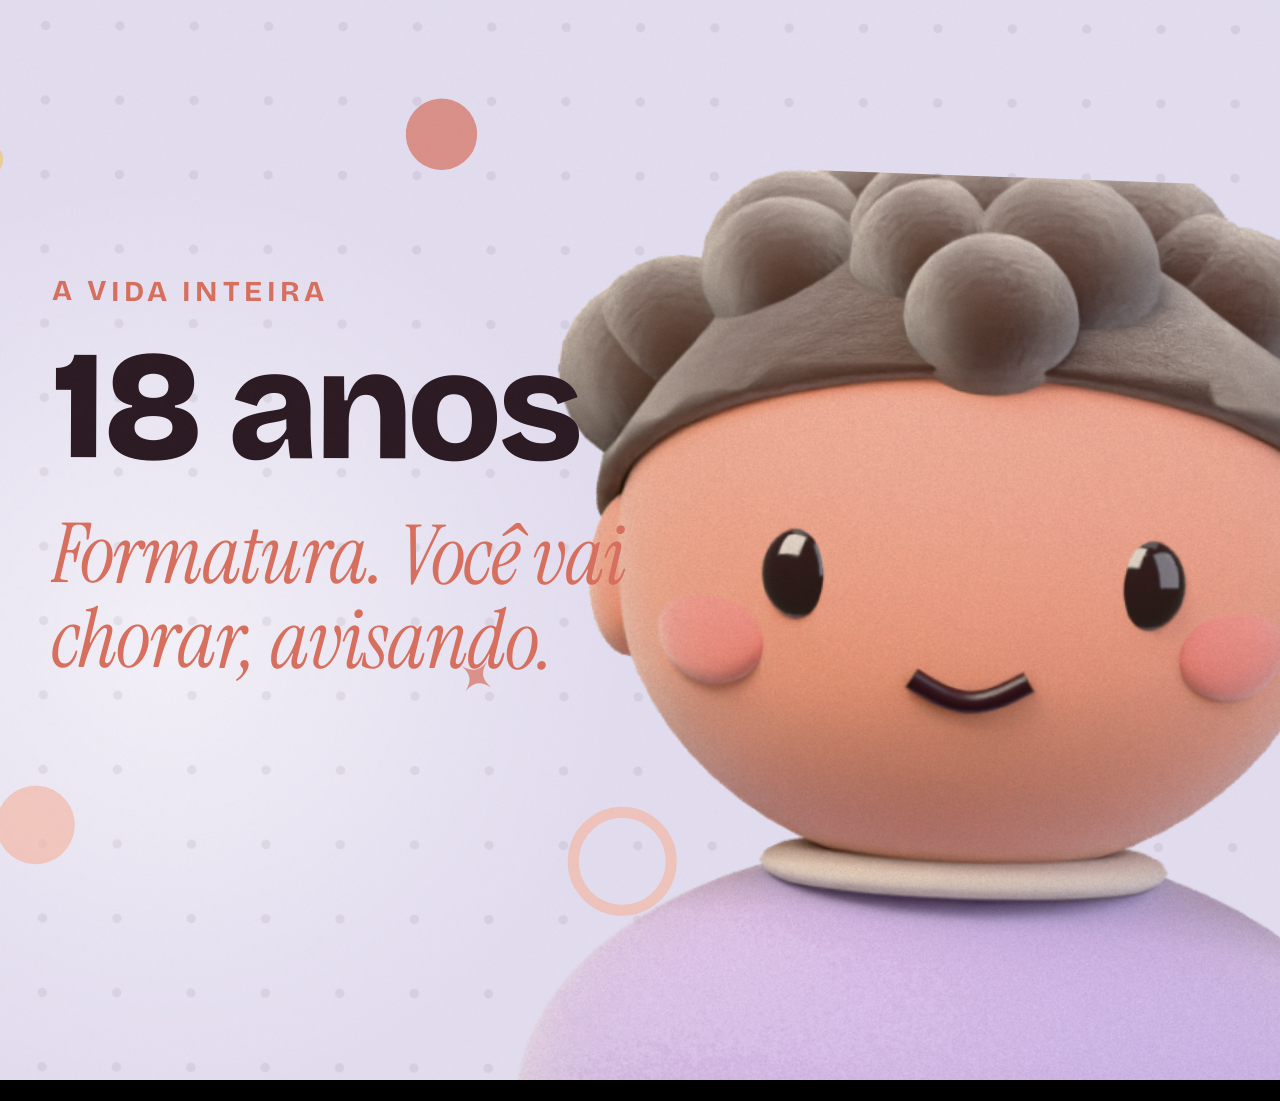
<file: motion/r3-vida-inteira.html>
<!doctype html>
<html><head><meta charset="utf-8">
<!-- R3 · A vida inteira — o Zinho envelhecendo (30 s) -->
<link rel="stylesheet" href="fonts/fonts.css">
<script src="motion.js"></script><script src="brand.js"></script>
</head><body><div id="stage"></div>
<script>
const { W, H, S } = M, E = M.ease, cx = W / 2;
const st = M.$('#stage');
const DUR = 30, X0 = u(80);
const AG = [
  { k: 'age-00', n: 0, t: ['recém-', 'nascido'], c: ['O primeiro colo.'], bg: C.sky, t0: 3.0 },
  { k: 'age-05', n: 5, t: ['5 anos'], c: ['Mochila nas costas.'], bg: C.butter, t0: 7.0 },
  { k: 'age-18', n: 18, t: ['18 anos'], c: ['Formatura. Você vai', 'chorar, avisando.'], bg: C.lav, t0: 11.0 },
  { k: 'age-40', n: 40, t: ['40 anos'], c: ['Aquele jeitinho', 'que veio de você.'], bg: C.peach, t0: 15.0 },
  { k: 'age-70', n: 70, t: ['70 anos'], c: ['O cachinho virou', 'cabelo branco.'], bg: C.cream, t0: 19.0 },
];
const TL = 23.0, TC = 26.0;

/* ---------- som ---------- */
M.cue(0.1, 'start');
AG.forEach((a, i) => { if (i) { M.cue(a.t0, 'sparkle'); M.cue(a.t0 - 0.35, 'whoosh', { len: 0.35, s: 0.6 }); } });
M.cue(TL, 'swell', { len: 1.2 }); M.cue(TL + 0.3, 'sparkle');
[0, 1, 2, 3, 4].forEach(i => M.cue(TL + 0.35 + i * 0.12, 'tick', { s: 0.6 }));
M.cue(TC + 1.4, 'pop'); M.cue(28.5, 'end');
AG.forEach((a, i) => { if (i) M.blur(a.t0 - 0.1, a.t0 + 0.6, 8); }); M.blur(TL - 0.1, TL + 0.9, 8);

/* ---------- elementos ---------- */
const BG = [G.bgLayer(st, C.blush, { glow: '#FFFFFF', glow2: C.peach })].concat(AG.map(a => G.bgLayer(st, a.bg, { glow: '#FFFFFF', alpha: 0.6 })));
const LLine = G.bgLayer(st, C.paper, { glow: C.blush, glow2: C.sky, alpha: 0.8 });
G.life(st, { n: 18, size: [38, 100], seed: 31, colors: ['#D86F5D', '#C9B9EE', '#F0C77A', '#F6B9A8'], alpha: 0.7 });
const irisSvg = M.el('svg', { width: W, height: H }, st);
const iris = M.el('circle', { r: 0 }, irisSvg);
const figL = M.el('div', { class: 'layer' }, st);
const figs = AG.map(a => { const f = G.img(figL, `assets/cut/${a.k}.png`, u(860)); return f; });
const txtL = M.el('div', { class: 'layer' }, st);
const lab = G.txt(txtL, 'lab', 'a vida inteira', { left: X0 + 'px', top: u(285) + 'px', fontSize: u(28) + 'px', color: C.coral });
const hook = G.lines(txtL, X0, u(340), [['Quem ele', 'disp', u(156), C.ink, u(4)], ['vai ser?', 'ser', u(176), C.coral]]);
const TS = u(150);
const titles = AG.map((a, i) => {
  const L = G.lines(txtL, X0, u(340), a.t.map(s => [s, 'disp', TS, C.ink]));
  const cap = G.lines(txtL, X0, L.bottom + u(30), a.c.map(s => [s, 'ser', u(80), C.coral]));
  return { L, cap, numEl: a.n ? L[0].in : null };
});
// linha do tempo
const lineL = M.el('div', { class: 'layer' }, st);
const mini = AG.map((a, i) => G.img(lineL, `assets/cut/${a.k}.png`, u(190)));
const miniLab = AG.map((a, i) => G.txt(lineL, 'disp', String(a.n), { width: u(190) + 'px', textAlign: 'center', fontSize: u(54) + 'px', color: C.ink }));
const lnSvg = M.el('svg', { width: W, height: H }, lineL);
const tline = M.el('path', { d: `M${u(150)} ${u(1222)} L${u(930)} ${u(1222)}`, stroke: C.coral, 'stroke-width': u(5), 'stroke-linecap': 'round', fill: 'none' }, lnSvg);
const amor = G.lines(lineL, 0, u(360), [['O amor continua', 'ser', u(112), C.coral], ['igual.', 'ser', u(112), C.coral]], { align: 'center' });
const cta = G.lines(lineL, 0, u(330), [['Manda pra quem', 'disp', u(118), C.ink, u(6)], ['vai ser avó.', 'ser', u(150), C.coral]], { align: 'center' });
const heart = G.heart(lineL, u(78), C.coral);
const note = G.txt(lineL, 'body', 'Ilustração do Zinho. No app, retratos<br>realistas a partir do ultrassom.', { left: 0, width: W + 'px', textAlign: 'center', top: u(650) + 'px', fontSize: u(31) + 'px', color: C.inkSoft, lineHeight: 1.3 });
const logo = G.logo(lineL, u(470), 'dark'); G.box(logo, cx - u(235), u(1285));
const btn = G.pill(lineL, 'veja o seu · link na bio', { bg: C.ink, color: C.paper, size: u(34), pad: [0.55, 1.2], weight: 700 });
const spk = G.sparks(st, 10, '#FFFFFF', 4); spk.style.zIndex = 5;
const grain = M.grain(st, { opacity: 0.02 });
let BW;
async function init() { BW = btn.offsetWidth; }

const MX = [u(180), u(360), u(540), u(720), u(900)];
function render(t) {
  grain.update(t);
  // fundo: qual cena está por baixo + íris da próxima
  let cur = 0; AG.forEach((a, i) => { if (t >= a.t0 + 0.55) cur = i + 1; });
  BG.forEach((b, i) => { const on = i === cur; M.show(b, on); if (on) b.upd(t); });
  const lineOn = t >= TL + 0.55; M.show(LLine, lineOn); if (lineOn) { LLine.upd(t); BG.forEach(b => M.show(b, false)); }
  let ir = 0, irC = C.paper;
  [...AG.map(a => [a.t0, a.bg]), [TL, C.paper]].forEach(([t0, c]) => { const p = E.inOutCubic(M.seg(t, t0 - 0.05, t0 + 0.55)); if (p > 0 && p < 1) { ir = p; irC = c; } });
  M.attr(iris, { cx, cy: u(1380), r: ir ? M.lerp(0, M.cover(1, cx, u(1380)) * 1.02, ir) : 0, fill: irC });

  // lab
  const lq = E.outExpo(M.seg(t, 0, 0.6)), lo = M.seg(t, TL - 0.3, TL);
  M.css(lab, { opacity: lq * (1 - lo) });
  G.riseL(hook, t, 0.05, { each: 0.15, out: 2.75, outDur: 0.35 });

  // figuras
  M.show(figL, t < TL + 1.2);
  AG.forEach((a, i) => {
    const f = figs[i], next = AG[i + 1];
    const tIn = i === 0 ? 0.55 : a.t0 + 0.15, tOut = next ? next.t0 - 0.25 : TL;
    const on = t >= tIn - 0.01 && t < tOut + (next ? 0.4 : 1.0); f.style.opacity = on ? 1 : 0; if (!on) return;
    let s, y;
    if (i === 0) { const pk = M.springAt(t, 0.55, 'gentle'), gr = E.inOutCubic(M.seg(t, 2.95, 3.6)); s = M.lerp(0.62, 1, gr); y = H + u(20) + (1 - pk) * u(700) + M.lerp(u(160), 0, gr); }
    else { const sp = M.springAt(t, tIn, 'bouncy'); s = 0.55 + 0.45 * sp; y = H + u(20) + (1 - Math.min(1, sp)) * u(300); }
    const out = next ? E.inCubic(M.seg(t, tOut, tOut + 0.38)) : 0;
    const br = Math.sin(t * 2.2 + i);
    if (next || t < TL) G.place(f, cx, y + out * u(900), { s: s * (1 - 0.15 * out), sy: 1 + 0.012 * br, r: Math.sin(t * 0.9 + i) * 1.2 });
    else { // 70 anos encolhe até a linha do tempo
      const p = E.inOutCubic(M.seg(t, TL, TL + 0.9));
      G.place(f, M.lerp(cx, MX[4], p), M.lerp(y, u(1120), p), { s: M.lerp(s, 190 / 860, p) });
      f.style.opacity = t < TL + 0.9 ? 1 : 0;
    }
  });

  // títulos
  titles.forEach((T, i) => {
    const a = AG[i], next = AG[i + 1], tIn = a.t0 + 0.2, tOut = next ? next.t0 - 0.25 : TL - 0.3;
    const on = t > tIn - 0.1 && t < tOut + 0.6; M.show(T.L[0].wrap, on); T.L.forEach(l => M.show(l.wrap, on)); T.cap.forEach(l => M.show(l.wrap, on));
    if (!on) return;
    G.riseL(T.L, t, tIn, { each: 0.1, out: tOut, outDur: 0.35 });
    G.riseL(T.cap, t, tIn + 0.4, { each: 0.1, out: tOut + 0.05, outDur: 0.35 });
    if (T.numEl) { const prev = i > 1 ? AG[i - 1].n : 0; const v = Math.round(M.lerp(prev, a.n, E.outCubic(M.seg(M.frameT(t), tIn, tIn + 0.8)))); T.numEl.textContent = v + (v === 1 ? ' ano' : ' anos'); }
  });

  // brilhos na troca
  let sp0 = -9; AG.forEach((a, i) => { if (i && t >= a.t0 + 0.1) sp0 = a.t0 + 0.1; }); if (t >= TL + 0.3) sp0 = TL + 0.3;
  spk.upd(t, sp0, cx, u(1250), u(460));

  // linha do tempo + CTA
  const onLine = t >= TL; M.show(lineL, onLine);
  if (onLine) {
    mini.forEach((m, i) => {
      const s = i === 4 ? (t >= TL + 0.9 ? 1 : 0) : M.springAt(t, TL + 0.35 + i * 0.12, 'bouncy');
      m.style.opacity = s > 0 ? 1 : 0;
      G.place(m, MX[i], u(1120) + Math.sin(t * 2.4 + i) * u(4), { s: Math.max(0, Math.min(1.15, s)) });
      const lq = E.outExpo(M.seg(t, TL + 0.6 + i * 0.1, TL + 1.2 + i * 0.1));
      M.css(miniLab[i], { left: (MX[i] - u(95)) + 'px', top: u(1168) + 'px', opacity: lq, transform: { y: (1 - lq) * u(20) } });
    });
    M.draw(tline, E.inOutCubic(M.seg(t, TL + 0.5, TL + 1.4))); tline.style.opacity = 0.0;
    G.riseL(amor, t, TL + 0.6, { each: 0.15, out: TC - 0.2, outDur: 0.35 });
    G.riseL(cta, t, TC + 0.15, { each: 0.14 });
    const nq = E.outExpo(M.seg(t, TC + 0.8, TC + 1.5)); M.css(note, { opacity: nq });
    const lgi = E.outExpo(M.seg(t, TC + 1.0, TC + 1.7)); M.css(logo, { opacity: lgi, transform: { y: (1 - lgi) * u(30) } });
    const bs = M.springAt(t, TC + 1.4, 'bouncy'); M.css(btn, { left: (cx - BW / 2) + 'px', top: u(1420) + 'px', transform: { s: Math.max(0, Math.min(1.1, bs)) * (t > 28 ? 1 + 0.04 * Math.sin((t - 28) * 5) : 1) } });
    const hs = M.springAt(t, TL + 1.4, 'bouncy'), hb = 1 + 0.12 * Math.max(0, Math.sin((t - TL) * 7)) ** 6;
    M.css(heart, { left: (cx - u(39)) + 'px', top: u(800) + 'px', transform: { s: Math.max(0, hs) * hb } });
  }
}
M.boot(render, { dur: DUR, init, poster: 12.5 });
</script></body></html>
</file>
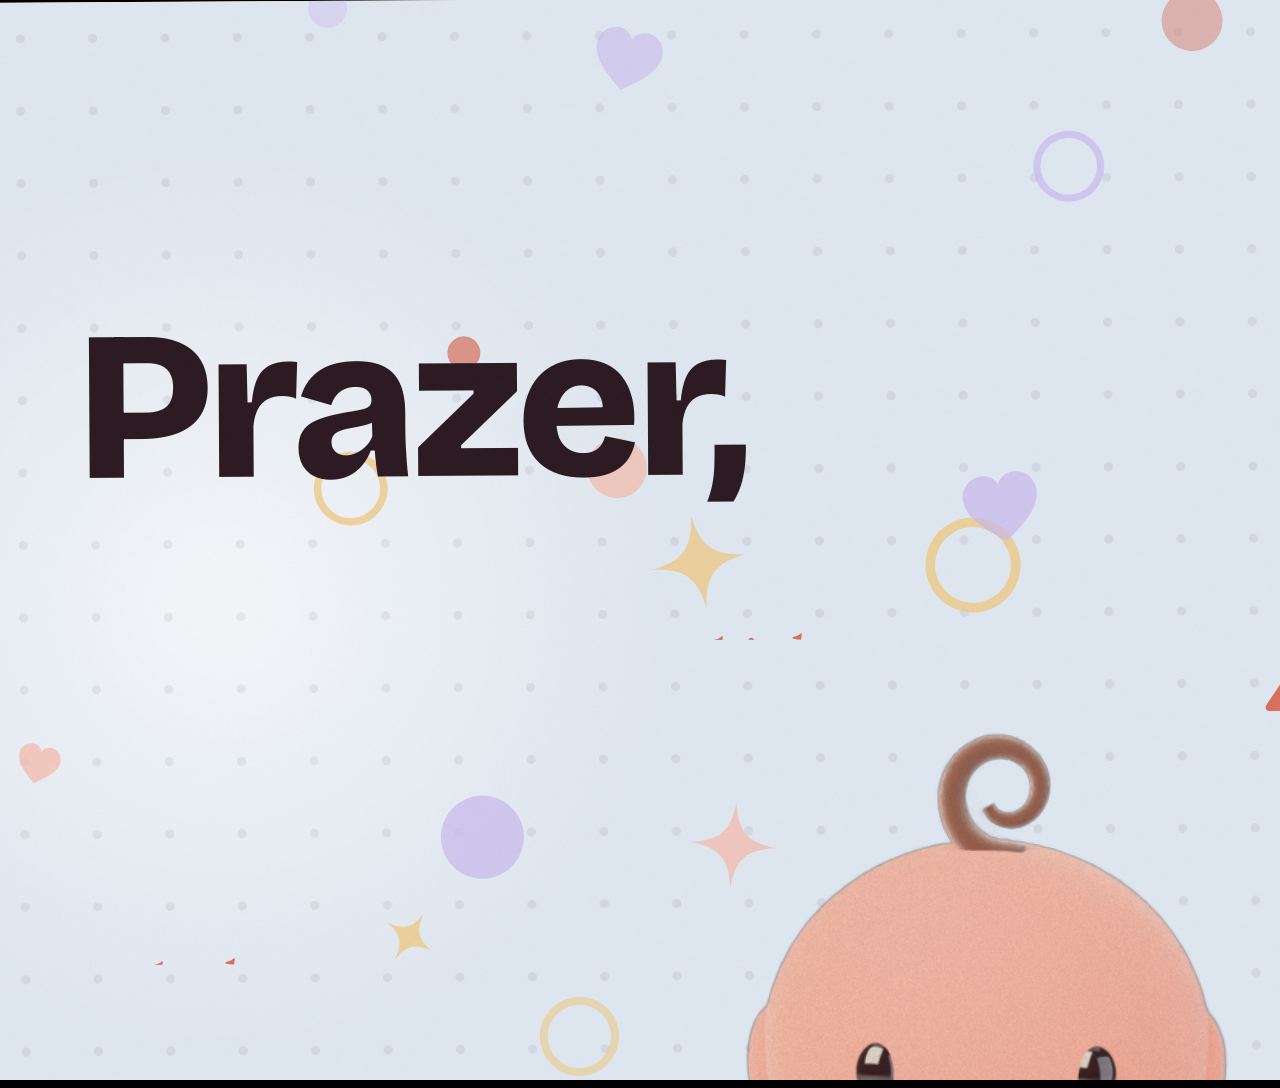
<file: motion/r4-prazer-zinho.html>
<!doctype html>
<html><head><meta charset="utf-8">
<!-- R4 · Prazer, Zinho — o mascote acorda (30 s) -->
<link rel="stylesheet" href="fonts/fonts.css">
<script src="motion.js"></script><script src="brand.js"></script>
</head><body><div id="stage"></div>
<script>
const { W, H, S } = M, E = M.ease, cx = W / 2;
const st = M.$('#stage');
const DUR = 30, X0 = u(80);
const TW = 4.35, TP = 5.5, TA = 10.4, TQ = 16.0, TC = 25.0;
const NAMES = ['Feijãozinho', 'Pitoco', 'Inquilino', 'Jabuticaba', 'Bolinha', 'Pipoca', 'Chiclete', 'Tampinha', 'Bebezão', 'Pitoco', 'Inquilino', 'Feijãozinho'];
const SLOT = []; { let tt = 17.7, d = 0.13; NAMES.forEach((n, i) => { SLOT.push(tt); tt += d; d *= 1.22; }); }
const STK = [['Pitoco', C.lav, -8, u(250), u(770)], ['Inquilino', C.peach, 7, u(820), u(760)], ['Jabuticaba', C.sky, 6, u(210), u(1010)], ['Bolinha', C.blush, -6, u(840), u(1000)], ['Pipoca', '#FFFFFF', 5, u(860), u(1130)]];

/* ---------- som ---------- */
M.cue(0.1, 'start');
M.cue(3.05, 'wiggle'); M.cue(3.55, 'fall'); M.cue(TW, 'big'); M.cue(TW, 'pop', { s: 1.3 });
M.cue(4.45, 'hit', { s: 0.5 });
M.cue(5.6, 'boing'); M.cue(6.2, 'land'); M.cue(6.25, 'boing', { s: 0.8 }); M.cue(6.85, 'land');
M.cue(TA + 0.2, 'tick'); [11.0, 12.4, 13.8].forEach(t => M.cue(t, 'draw'));
M.cue(TQ, 'whoosh', { len: 0.4 }); M.cue(TQ + 0.3, 'pop');
SLOT.forEach((t, i) => M.cue(t, 'slot', { s: i === SLOT.length - 1 ? 1.4 : 0.8 }));
M.cue(SLOT[SLOT.length - 1] + 0.02, 'hit', { s: 0.6 });
STK.forEach((s, i) => M.cue(22.0 + i * 0.28, 'pop', { s: 0.8 }));
M.cue(TC, 'whoosh', { len: 0.35 }); M.cue(28.6, 'end');
M.blur(3.5, 4.5, 12); M.blur(5.55, 6.95, 8); M.blur(TQ - 0.1, TQ + 0.6, 8);

/* ---------- elementos ---------- */
const L0 = G.bgLayer(st, C.sky, { glow: '#FFFFFF', glow2: C.lav, alpha: 0.7 });
const L1 = G.bgLayer(st, C.butter, { glow: '#FFFFFF', glow2: C.peach, alpha: 0.7 });
G.life(st, { n: 18, size: [38, 100], seed: 41, colors: ['#D86F5D', '#C9B9EE', '#F0C77A', '#F6B9A8'], alpha: 0.7 });
const irisSvg = M.el('svg', { width: W, height: H }, st); const iris = M.el('circle', { r: 0, fill: C.butter }, irisSvg);
const A = M.el('div', { class: 'layer' }, st);

// gancho: logo dormindo
const t0 = G.lines(A, 0, u(330), [['Ele dormia quietinho', 'disp', u(98), C.ink, u(4)], ['no nosso logo.', 'ser', u(126), C.coral]], { align: 'center' });
const LOGO_W = u(860); const logo = G.logo(A, LOGO_W, 'dark'); G.box(logo, cx - LOGO_W / 2, u(860));
const FACE = { x: cx - LOGO_W / 2 + (665 + 48) * logo.k, y: u(860) + 75 * logo.k, w: 97 * logo.k };
const zs = [0, 1, 2].map(i => G.txt(A, 'ser', 'z', { fontSize: u(64 + i * 14) + 'px', color: C.inkSoft }));
const ringSvg = M.el('svg', { width: W, height: H }, A); const ring = M.el('circle', { r: 0, fill: 'none', stroke: C.coral, 'stroke-width': u(8) }, ringSvg);
const t1 = G.lines(A, 0, u(330), [['Até que um dia…', 'ser', u(104), C.coral, u(6)], ['acordou.', 'disp', u(160), C.ink]], { align: 'center' });

// Zinho
const zin = G.img(A, 'assets/cut/zinho-stand.png', u(520));
const zhappy = G.img(A, 'assets/cut/zinho-happy.png', u(400));
const shadow = M.el('div', { class: 'abs', style: { width: u(300) + 'px', height: u(46) + 'px', borderRadius: '50%', background: 'rgba(43,25,34,.16)' } }, A);

// apresentação
const tP = G.lines(A, X0, u(300), [['Prazer,', 'disp', u(212), C.ink]]);
const tP2 = G.lines(A, 0, u(500), [['Zinho.', 'ser', u(250), C.coral]], { w: W - u(80) });
tP2.forEach(l => { l.wrap.style.textAlign = 'right'; l.wrap.style.width = (W - u(90)) + 'px'; });

// anotações
const labA = G.txt(A, 'lab', 'mascote oficial do rostinho', { left: 0, width: W + 'px', textAlign: 'center', top: u(300) + 'px', fontSize: u(28) + 'px', color: C.coral });
const annSvg = M.el('svg', { width: W, height: H }, A);
const ANN = [
  { t: 11.0, txt: ['cachinho', 'teimoso'], x: u(640), y: u(560), path: `M${u(700)} ${u(715)} C ${u(690)} ${u(775)}, ${u(650)} ${u(805)}, ${u(600)} ${u(810)}` },
  { t: 12.4, txt: ['bochechas', 'de pêssego'], x: X0, y: u(880), path: `M${u(200)} ${u(1040)} C ${u(220)} ${u(1110)}, ${u(300)} ${u(1135)}, ${u(398)} ${u(1125)}` },
  { t: 13.8, txt: ['macacão', 'azul'], x: X0, y: u(1215), path: `M${u(250)} ${u(1355)} C ${u(290)} ${u(1395)}, ${u(340)} ${u(1390)}, ${u(392)} ${u(1335)}` },
].map(a => {
  a.L = G.lines(A, a.x, a.y, a.txt.map(s => [s, 'ser', u(66), C.coral]));
  a.p = M.el('path', { d: a.path, fill: 'none', stroke: C.coral, 'stroke-width': u(5), 'stroke-linecap': 'round' }, annSvg);
  const end = a.path.match(/(-?[\d.]+) (-?[\d.]+)$/); a.hx = +end[1]; a.hy = +end[2];
  a.hd = M.el('circle', { cx: a.hx, cy: a.hy, r: u(9), fill: C.coral }, annSvg);
  return a;
});

// pergunta + slot
const B = M.el('div', { class: 'layer' }, st);
const tQ = G.lines(B, 0, u(290), [['E o seu bebê,', 'disp', u(108), C.ink, u(6)], ['qual apelido', 'ser', u(118), C.coral], ['já ganhou?', 'ser', u(118), C.coral]], { align: 'center' });
const stk = STK.map(([n, bg, r]) => { const p = G.pill(B, n, { bg, color: C.ink, size: u(40), pad: [0.45, 0.85], weight: 800, cls: 'disp' }); p.style.boxShadow = `0 ${u(8)}px ${u(20)}px rgba(43,25,34,.12)`; return p; });
const SL = { w: u(720), h: u(132), y: u(1235) };
const slot = M.el('div', { class: 'abs', style: { left: (cx - SL.w / 2) + 'px', top: SL.y + 'px', width: SL.w + 'px', height: SL.h + 'px', borderRadius: u(66) + 'px', background: C.ink, overflow: 'hidden' } }, B);
const slotTx = [0, 1].map(() => M.el('div', { class: 'abs disp', style: { left: 0, width: SL.w + 'px', textAlign: 'center', fontSize: u(70) + 'px', color: C.cream, lineHeight: SL.h + 'px', height: SL.h + 'px' } }, slot));
const ph = M.el('div', { class: 'abs body', style: { left: 0, width: SL.w + 'px', textAlign: 'center', fontSize: u(44) + 'px', color: M.rgba(C.cream, 0.6), lineHeight: SL.h + 'px', height: SL.h + 'px' } }, slot, 'o apelido do seu bebê<span id="caret" style="display:inline-block;width:3px;height:1.1em;background:#D86F5D;vertical-align:middle;margin-left:6px"></span>');
const caret = ph.querySelector('#caret');
const tC = G.lines(B, 0, u(290), [['Conta aqui', 'disp', u(124), C.ink, u(6)], ['nos comentários.', 'ser', u(124), C.coral]], { align: 'center' });
const arrowSvg = M.el('svg', { width: W, height: H }, B);
const arrow = M.el('path', { d: `M${u(840)} ${u(600)} C ${u(1000)} ${u(690)}, ${u(1010)} ${u(960)}, ${u(965)} ${u(1150)}`, fill: 'none', stroke: C.coral, 'stroke-width': u(7), 'stroke-linecap': 'round' }, arrowSvg);
const arrowHead = M.el('path', { d: `M${u(925)} ${u(1108)} L${u(963)} ${u(1152)} L${u(1004)} ${u(1114)}`, fill: 'none', stroke: C.coral, 'stroke-width': u(7), 'stroke-linecap': 'round', 'stroke-linejoin': 'round' }, arrowSvg);
const logo2 = G.logo(B, u(330), 'dark'); G.box(logo2, cx - u(165), u(1420));
const grain = M.grain(st, { opacity: 0.02 });
async function init() {}

function slotName(t) { let k = -1; SLOT.forEach((s, i) => { if (t >= s) k = i; }); return k; }

function render(t) {
  grain.update(t);
  const onB = t >= TQ + 0.55;
  M.show(L0, !onB); M.show(L1, onB); (onB ? L1 : L0).upd(t);
  const ip = E.inOutCubic(M.seg(t, TQ - 0.05, TQ + 0.55));
  M.attr(iris, { cx, cy: u(1000), r: ip > 0 && ip < 1 ? M.lerp(0, M.cover(1, cx, u(1000)) * 1.02, ip) : 0 });

  // texto do gancho
  G.riseL(t0, t, 0.05, { each: 0.14, out: 2.9, outDur: 0.35 });
  // logo: respira, treme, letras caem, carinha cresce
  M.show(logo, t < TW + 0.05);
  if (t < TW + 0.05) {
    logo.letters.forEach((d, i) => {
      const a = 3.5 + M.stagger(i, 7, 0.05, 'end'), p = E.inBack(M.seg(t, a, a + 0.55), 1.6);
      M.css(d, { transform: { y: p * u(1300), r: p * (i % 2 ? 40 : -35) } });
    });
    const wig = M.seg(t, 3.0, 3.5), wr = Math.sin(wig * Math.PI * 6) * 14 * (1 - wig) * (wig > 0 ? 1 : 0);
    const grow = E.inOutCubic(M.seg(t, 3.6, TW));
    const fx = M.lerp(0, cx - FACE.x, grow), fy = M.lerp(0, u(1050) - FACE.y, grow);
    const br = 1 + 0.035 * Math.sin(t * 2.6);
    M.css(logo.face, { transform: { x: fx, y: fy, s: br * M.lerp(1, 3.2, grow), r: wr } });
  }
  zs.forEach((z, i) => {
    const per = 1.6, ph0 = M.loop(t + i * 0.53, per) / per, a = t < 2.95 ? Math.sin(Math.PI * ph0) : 0;
    M.css(z, { left: (FACE.x + u(30) + ph0 * u(70)) + 'px', top: (FACE.y - u(90) - ph0 * u(200)) + 'px', opacity: a * E.outExpo(M.seg(t, 0.3, 0.8)), transform: { r: -10 + ph0 * 20 } });
  });
  // despertar
  const rp = M.seg(t, TW, TW + 0.7); M.attr(ring, { cx, cy: u(1000), r: u(140) + u(420) * E.outExpo(rp), opacity: rp > 0 && rp < 1 ? 1 - rp : 0 });
  G.riseL(t1, t, 3.25, { each: 1.0, dur: 0.7, out: 5.25, outDur: 0.3 });
  const sk = M.shake(t, TW + 0.1, { amp: u(10), dur: 0.3 }); M.css(t1[1].wrap, { transform: { x: sk.x, y: sk.y } });

  // Zinho (pé no chão em base)
  const BASE = t < TQ ? u(1430) : u(1195);
  let zx = cx, zy = BASE, sx = 1, sy = 1, zsx = 1;
  if (t >= TW && t < TQ + 0.3) {
    const pop = M.springAt(t, TW, 'bouncy');
    // pulinhos
    const hops = [[5.6, 6.2, cx, u(380)], [6.25, 6.85, u(380), cx]];
    let off = 0; hops.forEach(([a, b, xa, xb]) => { const p = M.seg(t, a, b); if (t >= a && t <= b) { zx = M.lerp(xa, xb, E.inOutSine(p)); off = Math.sin(Math.PI * p) * u(260); } else if (t > b) zx = xb; });
    const c1 = M.pulse(t, 6.2, 0.09) + M.pulse(t, 6.85, 0.09), an = M.pulse(t, 5.58, 0.07) + M.pulse(t, 6.23, 0.06);
    sy = 1 - 0.22 * (c1 + an) + (off > 0 ? 0.08 : 0); sx = 1 / sy;
    const br = Math.sin(t * 2.4); sy *= 1 + 0.012 * br;
    zy = BASE - off - (1 - Math.min(1, pop)) * u(80);
    zsx = (t > 6.0 && t < 6.25) ? -1 : 1;
    M.css(zin, { opacity: 1 });
    G.place(zin, zx, zy, { s: Math.max(0, pop) * 1, sx: sx * zsx, sy });
    M.css(shadow, { left: (zx - u(150)) + 'px', top: (BASE - u(28)) + 'px', opacity: 1, transform: { s: (1 - off / u(500)) * Math.max(0, Math.min(1, pop)) } });
  } else { zin.style.opacity = 0; if (t < TW) shadow.style.opacity = 0; }
  if (t >= TQ + 0.3) {
    const pop = M.springAt(t, TQ + 0.3, 'bouncy'), bob = Math.abs(Math.sin((t - TQ) * Math.PI * 2)) * u(16);
    zhappy.style.opacity = 1; G.place(zhappy, cx, BASE - bob, { s: Math.max(0, pop), r: Math.sin(t * 4) * 3 });
    M.css(shadow, { left: (cx - u(130)) + 'px', top: (BASE - u(24)) + 'px', opacity: 1, transform: { s: 0.85 - bob / u(80) } });
  } else zhappy.style.opacity = 0;

  // apresentação
  G.riseL(tP, t, TP + 0.1, { out: TA - 0.2, outDur: 0.35 }); G.riseL(tP2, t, TP + 0.3, { dur: 0.9, out: TA - 0.15, outDur: 0.35 });
  // anotações
  const aOut = M.seg(t, TQ - 0.4, TQ - 0.1);
  M.css(labA, { opacity: E.outExpo(M.seg(t, TA, TA + 0.6)) * (1 - aOut) });
  ANN.forEach(a => {
    G.riseL(a.L, t, a.t, { each: 0.08, out: TQ - 0.4, outDur: 0.3 });
    M.draw(a.p, E.inOutCubic(M.seg(t, a.t + 0.15, a.t + 0.7)) * (1 - aOut)); a.p.style.opacity = t > a.t + 0.15 ? 1 : 0;
    const hs = M.springAt(t, a.t + 0.7, 'bouncy'); M.attr(a.hd, { r: u(9) * Math.max(0, hs) * (1 - aOut) });
  });

  // pergunta
  M.show(B, t >= TQ);
  if (t >= TQ) {
    G.riseL(tQ, t, TQ + 0.35, { each: 0.12, out: TC - 0.2, outDur: 0.35 });
    const ss = M.springAt(t, 17.2, 'snappy'); M.css(slot, { transform: { s: Math.max(0, Math.min(1.05, ss)) } });
    const k = slotName(M.frameT(t));
    if (k >= 0) {
      const t0s = SLOT[k], p = E.outBack(M.seg(t, t0s, t0s + Math.min(0.12, (SLOT[k + 1] || t0s + 0.3) - t0s)), 1.4);
      slotTx[0].textContent = NAMES[k]; slotTx[1].textContent = k > 0 ? NAMES[k - 1] : '';
      M.css(slotTx[0], { transform: { y: (1 - p) * SL.h } }); M.css(slotTx[1], { transform: { y: -p * SL.h } });
    }
    const swap = M.seg(t, TC + 0.4, TC + 0.8);
    slotTx.forEach(s => s.style.opacity = 1 - swap);
    M.css(ph, { opacity: swap }); caret.style.opacity = Math.floor(t / 0.5) % 2 ? 0 : 1;
    const so = E.inCubic(M.seg(t, TC - 0.1, TC + 0.3));
    STK.forEach(([n, bg, r, x, y], i) => {
      const s = M.springAt(t, 22.0 + i * 0.28, 'bouncy'), w = stk[i].offsetWidth, d = M.drift(t, u(8), 0.5, i + 3);
      M.css(stk[i], { left: (x - w / 2 + d.x) + 'px', top: (y + d.y) + 'px', transform: { s: Math.max(0, s) * (1 - so), r } });
    });
    G.riseL(tC, t, TC + 0.2, { each: 0.14 });
    M.draw(arrow, E.inOutCubic(M.seg(t, TC + 0.9, TC + 1.5))); M.draw(arrowHead, E.outCubic(M.seg(t, TC + 1.45, TC + 1.7)));
    arrow.style.opacity = arrowHead.style.opacity = t > TC + 0.9 ? 1 : 0;
    const ab = t > TC + 1.7 ? Math.sin((t - TC) * 6) * u(8) : 0; arrowSvg.style.transform = `translate(${ab * 0.5}px, ${ab}px)`;
    const lq = E.outExpo(M.seg(t, TC + 1.2, TC + 1.9)); M.css(logo2, { opacity: lq, transform: { y: (1 - lq) * u(24) } });
  }
}
M.boot(render, { dur: DUR, init, poster: 8.0 });
</script></body></html>
</file>
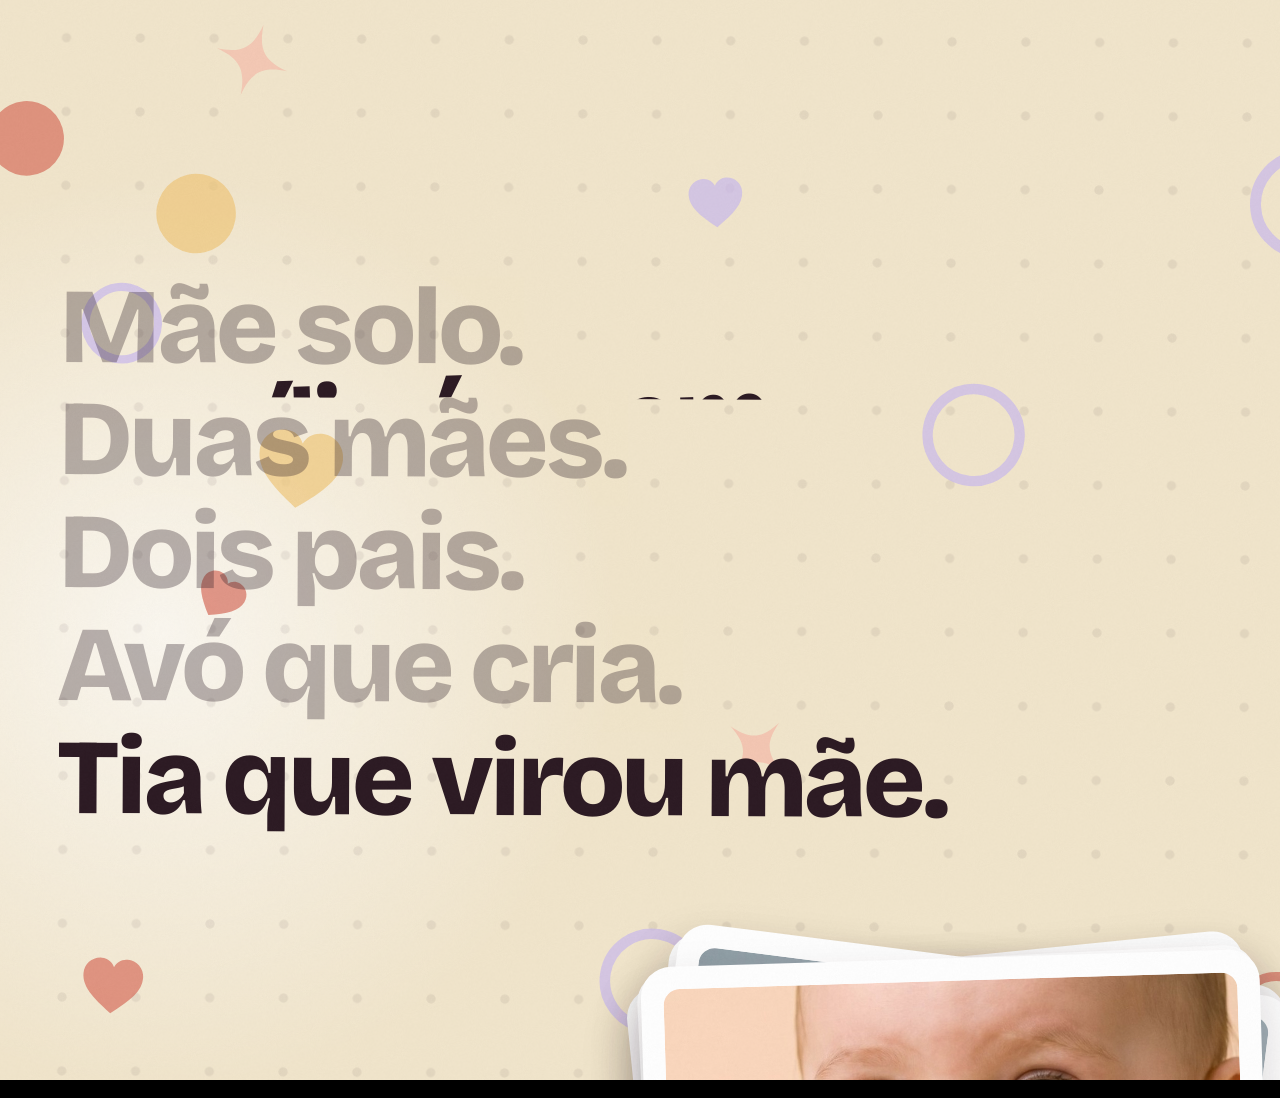
<file: motion/r5-toda-familia.html>
<!doctype html>
<html><head><meta charset="utf-8">
<!-- R5 · Toda família cabe num rostinho (30 s) -->
<link rel="stylesheet" href="fonts/fonts.css">
<script src="motion.js"></script><script src="brand.js"></script>
</head><body><div id="stage"></div>
<script>
const { W, H, S } = M, E = M.ease, cx = W / 2;
const st = M.$('#stage');
const DUR = 30, X0 = u(80);
const TS = 5.0, TF = 15.5, TO = 21.0, TC = 25.5;
const FAM = [['Mãe solo.', 5.3, 'f05-colo', -6], ['Duas mães.', 7.0, 'f02-laco', 5], ['Dois pais.', 8.7, 'f08-dedo', -3], ['Avó que cria.', 10.4, 'f06-sonhando', 7], ['Tia que virou mãe.', 12.1, 'f07-ja-ama', -2]];

/* ---------- som ---------- */
M.cue(0.1, 'start'); M.cue(0.6, 'pop', { s: 0.7 });
M.cue(2.5, 'click'); M.cue(2.55, 'fall'); M.cue(2.9, 'pop'); M.cue(3.45, 'pop', { s: 0.8 });
M.cue(TS, 'whoosh', { len: 0.4 });
FAM.forEach(([, t]) => { M.cue(t, 'pluck'); M.cue(t + 0.2, 'card'); });
M.cue(TF, 'whoosh', { len: 0.5 }); M.cue(TF + 0.4, 'hit', { s: 0.6 });
M.cue(TO, 'whoosh', { len: 0.4 }); [21.6, 21.85, 22.1].forEach(t => M.cue(t, 'pop', { s: 0.8 })); M.cue(23.3, 'hit', { s: 0.7 }); M.cue(23.3, 'sparkle');
M.cue(TC, 'whoosh', { len: 0.35 }); M.cue(27.25, 'big', { s: 0.8 }); M.cue(27.5, 'pop'); M.cue(28.6, 'end');
M.blur(2.5, 3.2, 6); M.blur(TF - 0.2, TF + 1.2, 8); M.blur(TO - 0.2, TO + 0.5, 8); M.blur(TC - 0.1, TC + 0.5, 6);

/* ---------- elementos ---------- */
const bg = G.bgLayer(st, C.paper, { glow: '#FFFFFF', glow2: C.blush, alpha: 0.7 });
G.life(st, { n: 18, size: [38, 100], seed: 51, colors: ['#D86F5D', '#C9B9EE', '#F0C77A', '#F6B9A8'], alpha: 0.7 });
const BGK = [[0, C.paper], [TS, C.paper], [TS + 0.5, C.blush], [7.0, C.blush], [7.4, C.peach], [8.7, C.peach], [9.1, C.lav], [10.4, C.lav], [10.8, C.sky], [12.1, C.sky], [12.5, C.butter], [TF, C.butter], [TF + 0.5, C.cream], [TO, C.cream], [TO + 0.5, C.blush], [TC, C.blush], [TC + 0.5, C.butter]];

// 0 · formulário
const A = M.el('div', { class: 'layer' }, st);
const tA = G.lines(A, X0, u(280), [['Aqui não tem campo', 'disp', u(96), C.ink], ['obrigatório escrito', 'disp', u(96), C.ink, u(6)], ['“nome do pai”.', 'ser', u(132), C.coral]]);
const FC = { x: u(80), y: u(720), w: W - u(160), h: u(720) };
const form = M.el('div', { class: 'abs', style: { left: FC.x + 'px', top: FC.y + 'px', width: FC.w + 'px', height: FC.h + 'px', background: '#FFFFFF', borderRadius: u(44) + 'px', boxShadow: `0 ${u(30)}px ${u(70)}px rgba(43,25,34,.12)` } }, A);
const field = (y, label) => {
  const lab = G.txt(form, 'disp2', label, { left: u(48) + 'px', top: y + 'px', fontSize: u(42) + 'px', color: C.ink });
  const box = M.el('div', { class: 'abs', style: { left: u(48) + 'px', top: (y + u(64)) + 'px', width: (FC.w - u(96)) + 'px', height: u(120) + 'px', borderRadius: u(26) + 'px', background: C.paper, border: `${u(3)}px solid ${C.line}`, boxSizing: 'border-box' } }, form);
  return { lab, box };
};
const f1 = field(u(46), 'Ultrassom');
const th = M.el('div', { class: 'abs', style: { left: u(18) + 'px', top: u(16) + 'px', width: u(78) + 'px', height: u(78) + 'px', borderRadius: u(16) + 'px', overflow: 'hidden', background: '#150F11' } }, f1.box);
M.el('img', { src: 'assets/img/ultrassom.jpg', style: { width: u(150) + 'px', transform: `translate(-${u(36)}px,-${u(22)}px)` } }, th);
G.txt(f1.box, 'body', 'exame-20-semanas.jpg', { left: u(120) + 'px', top: u(34) + 'px', fontSize: u(38) + 'px', color: C.inkSoft });
M.el('div', { class: 'abs', style: { right: u(22) + 'px', top: u(26) + 'px', width: u(60) + 'px', height: u(60) + 'px', borderRadius: '50%', background: '#3F7A5A' } }, f1.box, `<svg viewBox="0 0 64 64" width="${u(60)}" height="${u(60)}"><path d="M18 33 L28 43 L47 22" fill="none" stroke="#fff" stroke-width="7" stroke-linecap="round" stroke-linejoin="round"/></svg>`);
const f2 = field(u(272), '');
const f2a = M.el('span', {}, f2.lab, 'Nome do pai'), f2b = M.el('span', {}, f2.lab, 'Foto do pai');
const ast = G.txt(form, 'disp', '*', { fontSize: u(70) + 'px', color: C.coralDeep, lineHeight: 1 });
const opt2 = G.pill(form, 'opcional', { bg: C.blush, color: C.coralDeep, size: u(32), pad: [0.38, 0.8], weight: 700 });
const f2ph = G.txt(f2.box, 'body', '+ adicionar foto', { left: u(30) + 'px', top: u(34) + 'px', fontSize: u(38) + 'px', color: C.inkSoft });
const f2car = M.el('div', { class: 'abs', style: { left: u(30) + 'px', top: u(32) + 'px', width: u(4) + 'px', height: u(50) + 'px', background: C.coral } }, f2.box);
const f3 = field(u(498), 'Foto da mãe');
G.txt(f3.box, 'body', '+ adicionar foto', { left: u(30) + 'px', top: u(34) + 'px', fontSize: u(38) + 'px', color: C.inkSoft });
const opt3 = G.pill(form, 'opcional', { bg: C.blush, color: C.coralDeep, size: u(32), pad: [0.38, 0.8], weight: 700 });
const curA = M.cursor(A, { size: u(64) });

// 1 · empilhado + cartões
const B = M.el('div', { class: 'layer' }, st);
const stack = FAM.map(([s], i) => G.lines(B, X0, u(285) + i * u(110), [[s, 'disp', u(104), C.ink]]));
const CW = u(560), CHH = u(440), CB = u(22);
const cards = FAM.map(([, , img]) => {
  const c = M.el('div', { class: 'abs', style: { width: (CW + 2 * CB) + 'px', height: (CHH + 2 * CB) + 'px', background: '#FFFFFF', borderRadius: u(30) + 'px', boxShadow: `0 ${u(24)}px ${u(50)}px rgba(43,25,34,.18)`, left: (cx - CW / 2 - CB) + 'px', top: (u(1190) - CHH / 2 - CB) + 'px' } }, B);
  const ph = M.el('div', { class: 'abs', style: { left: CB + 'px', top: CB + 'px', width: CW + 'px', height: CHH + 'px', borderRadius: u(16) + 'px', overflow: 'hidden' } }, c);
  M.el('img', { src: `assets/img/${img}.jpg`, style: { width: '100%', height: '100%', objectFit: 'cover', display: 'block' } }, ph);
  return c;
});
// cartão grande (família)
const big = M.el('div', { class: 'abs', style: { overflow: 'hidden', borderRadius: u(36) + 'px', boxShadow: `0 ${u(30)}px ${u(70)}px rgba(43,25,34,.18)`, background: '#fff' } }, B);
const bigImg = M.el('img', { src: 'assets/img/f01-familia.jpg', class: 'abs', style: { width: '100%', height: '100%', objectFit: 'cover', left: 0, top: 0 } }, big);
const tF = G.lines(B, X0, u(285), [['Família é quem', 'disp', u(104), C.ink, u(4)], ['chega junto.', 'ser', u(136), C.coral]]);

// 2 · slots opcionais
const Cc = M.el('div', { class: 'layer' }, st);
const tO = G.lines(Cc, X0, u(285), [['As fotos são', 'disp', u(104), C.ink], ['opcionais.', 'disp', u(104), C.ink, u(10)], ['O amor, não.', 'ser', u(140), C.coral]]);
const SX = [u(250), u(540), u(830)], SY = u(930), SD = u(230);
const slots = [['ultrassom', true], ['mãe', false], ['pai', false]].map(([n, fill], i) => {
  const d = M.el('div', { class: 'abs', style: { left: (SX[i] - SD / 2) + 'px', top: (SY - SD / 2) + 'px', width: SD + 'px', height: SD + 'px', borderRadius: '50%', boxSizing: 'border-box', border: fill ? 'none' : `${u(5)}px dashed ${M.rgba(C.ink, 0.35)}`, background: fill ? '#150F11' : M.rgba('#FFFFFF', 0.5), overflow: 'hidden', display: 'flex', alignItems: 'center', justifyContent: 'center' } }, Cc);
  if (fill) M.el('img', { src: 'assets/img/ultrassom.jpg', style: { width: u(420) + 'px', transform: `translate(0,${u(30)}px)` } }, d);
  else M.el('div', { class: 'disp', style: { fontSize: u(110) + 'px', color: M.rgba(C.ink, 0.35), fontWeight: 500, lineHeight: 1 } }, d, '+');
  const lb = G.txt(Cc, 'disp2', n, { width: u(280) + 'px', textAlign: 'center', fontSize: u(36) + 'px', color: C.ink, left: (SX[i] - u(140)) + 'px', top: (SY + SD / 2 + u(24)) + 'px' });
  const sub = G.txt(Cc, 'body', fill ? 'enviado' : 'opcional', { width: u(280) + 'px', textAlign: 'center', fontSize: u(30) + 'px', color: fill ? '#3F7A5A' : C.coralDeep, left: (SX[i] - u(140)) + 'px', top: (SY + SD / 2 + u(72)) + 'px' });
  return { d, lb, sub };
});
const heart = G.heart(Cc, u(170), C.coral);
const spk = G.sparks(Cc, 10, C.coral, 9);

// 3 · CTA
const D = M.el('div', { class: 'layer' }, st);
const tC = G.lines(D, 0, u(320), [['Toda família cabe', 'disp', u(104), C.ink, u(4)], ['num rostinho.', 'ser', u(140), C.coral]], { align: 'center' });
const logo = G.logo(D, u(620), 'dark'); G.box(logo, cx - u(310), u(690));
const zg = G.img(D, 'assets/cut/zinho-green.png', u(330));
const btn = G.pill(D, 'link na bio', { bg: C.ink, color: C.paper, size: u(40), pad: [0.55, 1.3], weight: 700 });
const grain = M.grain(st, { opacity: 0.02 });
let BW, F2W;
async function init() { BW = btn.offsetWidth; }

function render(t) {
  grain.update(t);
  bg.style.background = M.keys(t, BGK); bg.upd(t);

  // 0
  M.show(A, t < TS + 0.6);
  if (t < TS + 0.6) {
    G.riseL(tA, t, 0.05, { each: 0.12, out: TS - 0.2, outDur: 0.35 });
    const fs = M.springAt(t, 0.6, 'snappy'), fo = E.inCubic(M.seg(t, TS - 0.15, TS + 0.35));
    M.css(form, { transform: { y: (1 - Math.min(1, fs)) * u(500) + fo * u(1300), r: fo * -6 }, opacity: fs > 0 ? 1 : 0 });
    const sw = t >= 2.55;
    f2a.style.display = sw ? 'none' : 'inline'; f2b.style.display = sw ? 'inline' : 'none';
    const aw = f2.lab.offsetWidth;
    const fall = M.seg(t, 2.55, 3.2);
    M.css(ast, { left: (u(48) + aw + u(8)) + 'px', top: (u(262) + fall * fall * u(900)) + 'px', transform: { r: fall * 160, s: 1 + 0.4 * M.pulse(t, 2.52, 0.08) }, opacity: fall < 1 ? 1 : 0 });
    const o2 = M.springAt(t, 2.9, 'bouncy'); M.css(opt2, { left: (u(48) + aw + u(22)) + 'px', top: u(276) + 'px', transform: { s: Math.max(0, o2) } });
    f2.box.style.borderStyle = sw ? 'dashed' : 'solid'; f2ph.style.opacity = sw ? E.outExpo(M.seg(t, 2.7, 3.1)) : 0;
    f2car.style.opacity = !sw && t > 0.9 ? (Math.floor(t / 0.5) % 2 ? 0 : 1) : 0;
    const s3 = E.outExpo(M.seg(t, 3.4, 4.0)); [f3.lab, f3.box].forEach(e => M.css(e, { opacity: s3, transform: { y: (1 - s3) * u(40) } }));
    const o3 = M.springAt(t, 3.6, 'bouncy'); M.css(opt3, { left: (u(48) + f3.lab.offsetWidth + u(22)) + 'px', top: u(502) + 'px', transform: { s: Math.max(0, o3) } });
    const target = [FC.x + u(48) + aw + u(30), FC.y + u(300)];
    const cp = M.cursorPath(t, [[1.6, [W + u(60), H * 0.95]], [2.4, target], [2.62, target], [3.4, [W * 0.85, H * 1.1]]]);
    M.css(curA, { transform: { x: cp[0], y: cp[1], s: 1 - 0.18 * M.pulse(t, 2.5, 0.07) } });
  }

  // 1 + família
  M.show(B, t >= TS && t < TO + 0.6);
  if (t >= TS && t < TO + 0.6) {
    let cur = -1; FAM.forEach(([, ft], i) => { if (t >= ft) cur = i; });
    stack.forEach((L, i) => {
      G.riseL(L, t, FAM[i][1], { out: TF - 0.35 + i * 0.04, outDur: 0.35 });
      L[0].in.style.opacity = i === cur ? 1 : (i < cur ? 0.32 : 1);
    });
    cards.forEach((c, i) => {
      const t0 = FAM[i][1] + 0.15, s = M.springAt(t, t0, 'snappy'), r = FAM[i][3];
      const out = E.inCubic(M.seg(t, TF + 0.05 + (4 - i) * 0.04, TF + 0.5 + (4 - i) * 0.04));
      M.css(c, { opacity: t >= t0 ? 1 : 0, transform: { y: (1 - Math.min(1, s)) * -u(900) + out * u(1200), r: r + (1 - Math.min(1, s)) * 18, s: 1 + 0.06 * (1 - Math.min(1, s)) } });
    });
    // cartão grande cresce a partir do topo do baralho
    const gi = M.springAt(t, TF + 0.15, 'gentle'), gp = Math.min(1, gi);
    const bw = M.lerp(CW, u(960), gp), bh = M.lerp(CHH, u(756), gp), by = M.lerp(u(1190), u(1100), gp);
    const bo = E.inCubic(M.seg(t, TO - 0.15, TO + 0.35));
    M.css(big, { left: (cx - bw / 2) + 'px', top: (by - bh / 2) + 'px', width: bw + 'px', height: bh + 'px', opacity: t >= TF + 0.15 ? 1 - bo : 0, transform: { s: 1 - 0.15 * bo, r: (1 - gp) * -4 } });
    M.css(bigImg, { transform: { s: 1.0 + 0.07 * E.inOutSine(M.seg(t, TF, TO)) } });
    G.riseL(tF, t, TF + 0.45, { each: 0.15, out: TO - 0.25, outDur: 0.35 });
  }

  // 2
  M.show(Cc, t >= TO && t < TC + 0.6);
  if (t >= TO && t < TC + 0.6) {
    G.riseL(tO, t, TO + 0.25, { each: 0.12 }); tO[2].in.style.transform = M.tf({ y: (1 - E.outExpo(M.seg(t, 23.2, 24.0))) * tO[2].h });
    const out = E.inCubic(M.seg(t, TC - 0.2, TC + 0.25));
    [tO].forEach(L => L.forEach(l => l.wrap.style.opacity = 1 - out));
    slots.forEach((s, i) => {
      const sp = M.springAt(t, 21.6 + i * 0.25, 'bouncy');
      M.css(s.d, { transform: { s: Math.max(0, sp) * (1 - out) } });
      const lq = E.outExpo(M.seg(t, 21.9 + i * 0.25, 22.5 + i * 0.25)) * (1 - out);
      [s.lb, s.sub].forEach(e => M.css(e, { opacity: lq, transform: { y: (1 - lq) * u(20) } }));
    });
    const hs = M.springAt(t, 23.3, 'bouncy'), hb = 1 + 0.1 * Math.max(0, Math.sin((t - 23.3) * 6.5)) ** 8;
    M.css(heart, { left: (cx - u(85)) + 'px', top: u(1270) + 'px', transform: { s: Math.max(0, hs) * hb * (1 - out) } });
    spk.upd(t, 23.35, cx, u(1345), u(260));
  }

  // 3
  M.show(D, t >= TC);
  if (t >= TC) {
    G.riseL(tC, t, TC + 0.2, { each: 0.14 });
    G.logoIn(logo, t, 26.2);
    const zs = M.springAt(t, 27.0, 'bouncy'), wav = Math.sin((t - 27) * 5) * 4;
    G.place(zg, cx, u(1330), { s: Math.max(0, zs), r: wav });
    const bs = M.springAt(t, 27.5, 'bouncy');
    M.css(btn, { left: (cx - BW / 2) + 'px', top: u(1372) + 'px', transform: { s: Math.max(0, Math.min(1.1, bs)) * (t > 28.2 ? 1 + 0.04 * Math.sin((t - 28.2) * 5) : 1) } });
  }
}
M.boot(render, { dur: DUR, init, poster: 13.0 });
</script></body></html>
</file>
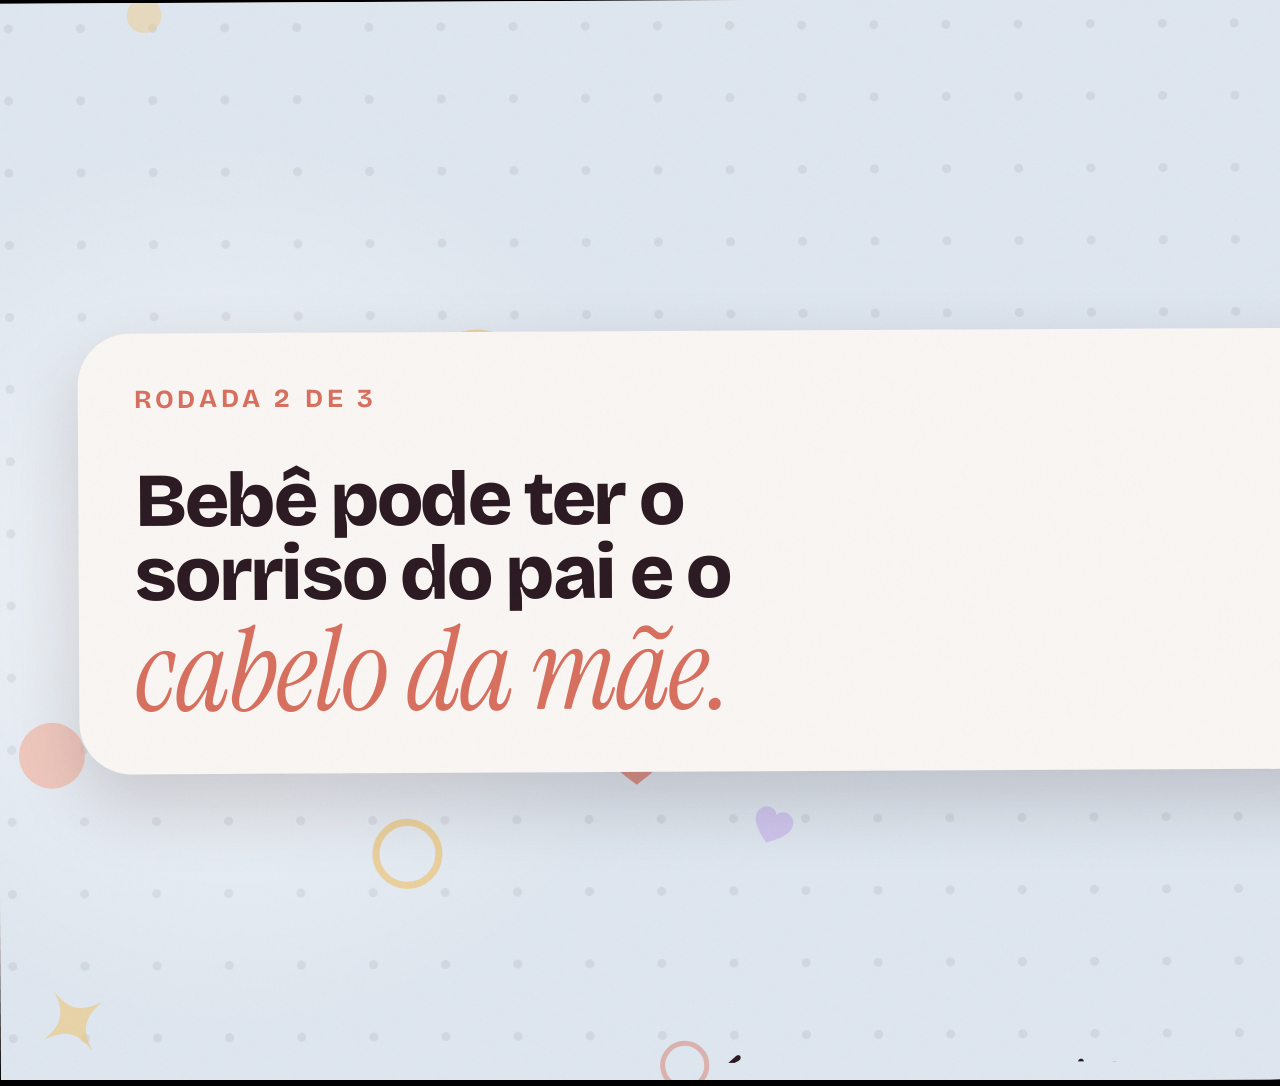
<file: motion/r6-mito-verdade.html>
<!doctype html>
<html><head><meta charset="utf-8">
<!-- R6 · Mito ou verdade? — quiz de 3 rodadas (15 s) -->
<link rel="stylesheet" href="fonts/fonts.css">
<script src="motion.js"></script><script src="brand.js"></script>
</head><body><div id="stage"></div>
<script>
const { W, H, S } = M, E = M.ease, cx = W / 2;
const st = M.$('#stage');
const DUR = 15, X0 = u(80);
const GREEN = '#4E9B6F';
const R = [
  { T: 2.2, mito: true, lines: ['O ultrassom já', 'mostra o rostinho', 'inteiro.'], ex: ['Mostra os contornos.', 'O resto, a gente imagina.'], bg: C.peach },
  { T: 5.5, mito: false, lines: ['Bebê pode ter o', 'sorriso do pai e o', 'cabelo da mãe.'], ex: ['É sempre uma mistura.', 'Um pouco de cada.'], bg: C.mint },
  { T: 8.8, mito: true, lines: ['Dá pra saber', 'hoje a quem ele', 'vai puxar.'], ex: ['Só o tempo conta.', 'Imaginar já dá pra começar.'], bg: C.peach },
];
const TCTA = 12.2;

/* ---------- som ---------- */
M.cue(0.1, 'start'); M.cue(0.55, 'boing', { s: 0.8 });
R.forEach((r, i) => {
  M.cue(r.T - 0.15, 'whoosh', { len: 0.3, s: 0.7 }); M.cue(r.T + 0.2, 'card');
  [1.1, 1.45, 1.8].forEach(d => M.cue(r.T + d, 'tick', { s: 0.9 }));
  M.cue(r.T + 2.0, 'stamp'); M.cue(r.T + 2.05, r.mito ? 'buzz' : 'ding');
  M.cue(r.T + 2.45, 'pop', { s: 0.6 });
  M.blur(r.T - 0.1, r.T + 0.5, 8); M.blur(r.T + 1.95, r.T + 2.2, 8); M.blur(r.T + 3.1, r.T + 3.5, 8);
});
M.cue(TCTA - 0.2, 'whoosh', { len: 0.4 }); M.cue(TCTA + 0.15, 'big'); M.cue(TCTA + 1.1, 'sparkle'); M.cue(TCTA + 1.4, 'pop'); M.cue(14.4, 'end');
M.blur(TCTA - 0.2, TCTA + 0.5, 8);

/* ---------- fundo ---------- */
const BG0 = G.bgLayer(st, C.sky, { glow: '#FFFFFF', glow2: C.lav, alpha: 0.7 });
const BGP = G.bgLayer(st, C.peach, { glow: '#FFFFFF', glow2: C.blush, alpha: 0.7 });
const BGM = G.bgLayer(st, C.mint, { glow: '#FFFFFF', glow2: C.sky, alpha: 0.7 });
const BGC = G.bgLayer(st, C.butter, { glow: '#FFFFFF', glow2: C.peach, alpha: 0.7 });
G.life(st, { n: 18, size: [38, 100], seed: 61, colors: ['#D86F5D', '#C9B9EE', '#F0C77A', '#F6B9A8'], alpha: 0.7 });
const irisSvg = M.el('svg', { width: W, height: H }, st);
const iris = M.el('circle', { r: 0 }, irisSvg);

/* ---------- intro ---------- */
const LI = M.el('div', { class: 'layer' }, st);
const iLab = G.txt(LI, 'lab', 'um jogo rápido', { left: 0, width: W + 'px', textAlign: 'center', top: u(290) + 'px', fontSize: u(28) + 'px', color: C.coral });
const iH = G.lines(LI, 0, u(350), [['Mito', 'disp', u(250), C.ink, u(2)], ['ou verdade?', 'ser', u(170), C.coral]], { align: 'center' });
const zS = G.img(LI, 'assets/cut/zinho-surpreso.png', u(500));

/* ---------- rodadas ---------- */
const CARD = { x: X0, y: u(330), w: W - 2 * X0, h: u(440) };
const rounds = R.map((r, i) => {
  const L = M.el('div', { class: 'layer' }, st);
  const card = M.el('div', { class: 'abs', style: { left: CARD.x + 'px', top: CARD.y + 'px', width: CARD.w + 'px', height: CARD.h + 'px', background: C.paper, borderRadius: u(52) + 'px', boxShadow: `0 ${u(30)}px ${u(70)}px rgba(43,25,34,.18)`, overflow: 'hidden', transformOrigin: '50% 100%' } }, L);
  G.txt(card, 'lab', `rodada ${i + 1} de 3`, { left: u(56) + 'px', top: u(50) + 'px', fontSize: u(26) + 'px', color: C.coral });
  const dots = [0, 1, 2].map(k => M.el('div', { class: 'abs', style: { right: (u(56) + k * u(34)) + 'px', top: u(52) + 'px', width: u(20) + 'px', height: u(20) + 'px', borderRadius: '50%', background: (2 - k) <= i ? C.coral : C.line } }, card));
  const spec = r.lines.map((s, k) => [s, k === 2 ? 'ser' : 'disp', k === 2 ? u(116) : u(76), k === 2 ? C.coral : C.ink]);
  const tx = G.lines(card, u(56), u(130), spec);
  const ex = G.lines(L, 0, u(985), r.ex.map(s => [s, 'ser', u(64), C.ink]), { align: 'center' });
  // contagem
  const rg = M.el('svg', { width: W, height: H }, L);
  const RC = { x: u(775), y: u(1290), r: u(120) };
  M.el('circle', { cx: RC.x, cy: RC.y, r: RC.r, fill: 'none', stroke: C.line, 'stroke-width': u(16) }, rg);
  const arc = M.el('circle', { cx: RC.x, cy: RC.y, r: RC.r, fill: 'none', stroke: C.coral, 'stroke-width': u(16), 'stroke-linecap': 'round', transform: `rotate(-90 ${RC.x} ${RC.y})` }, rg);
  const num = G.txt(L, 'disp', '3', { left: (RC.x - u(100)) + 'px', width: u(200) + 'px', textAlign: 'center', top: (RC.y - u(78)) + 'px', fontSize: u(150) + 'px', color: C.ink });
  // carimbo
  const col = r.mito ? C.coralDeep : GREEN;
  const stamp = M.el('div', { class: 'abs disp', style: { left: (cx - u(250)) + 'px', width: u(500) + 'px', top: (CARD.y + CARD.h - u(30)) + 'px', textAlign: 'center', color: col, border: `${u(14)}px solid ${col}`, borderRadius: u(36) + 'px', background: M.rgba('#FFFFFF', 0.96), fontSize: u(120) + 'px', padding: `${u(18)}px 0 ${u(30)}px`, letterSpacing: '0.01em' } }, L, r.mito ? 'MITO' : 'VERDADE');
  const ring = M.el('svg', { width: W, height: H }, L); const rr = M.el('circle', { cx, cy: CARD.y + CARD.h + u(80), r: 0, fill: 'none', stroke: col, 'stroke-width': u(10) }, ring);
  const spk = G.sparks(L, 9, col, 70 + i);
  return { L, card, dots, tx, ex, rg, arc, num, RC, stamp, ring: rr, spk, col, r };
});
// Zinho: 3 poses
const zPose = ['zinho-stand', 'zinho-surpreso', 'zinho-happy'].map(k => G.img(st, `assets/cut/${k}.png`, u(290)));
const ZX = u(270), ZY = u(1520);

/* ---------- CTA ---------- */
const LC = M.el('div', { class: 'layer' }, st);
const cH = G.lines(LC, 0, u(300), [['Que tal imaginar', 'disp', u(104), C.ink, u(6)], ['o rostinho do seu?', 'ser', u(120), C.coral]], { align: 'center' });
const logo = G.logo(LC, u(760), 'dark'); G.box(logo, cx - u(380), u(700));
const zH = G.img(LC, 'assets/cut/zinho-heart.png', u(340));
const btn = G.pill(LC, 'link na bio', { bg: C.ink, color: C.paper, size: u(36), pad: [0.55, 1.3], weight: 700 });
const cSp = G.sparks(LC, 10, C.coral, 74);
const grain = M.grain(st, { opacity: 0.02 });
let BW = 0; async function init() { BW = btn.offsetWidth; }

function pose(t, idx) { // mostra só uma pose do Zinho
  zPose.forEach((z, k) => { z.style.opacity = k === idx ? 1 : 0; });
}

function render(t) {
  grain.update(t);
  // ---- qual fundo
  let bgIdx = 0; // 0 sky, 1 peach, 2 mint, 3 butter
  let irisC = null, irisP = 0, irisAt = [cx, CARD.y + CARD.h];
  R.forEach(r => { const p = E.inOutCubic(M.seg(t, r.T + 2.0, r.T + 2.55)); if (p > 0) bgIdx = r.mito ? 1 : 2; if (p > 0 && p < 1) { irisC = r.bg; irisP = p; } });
  R.forEach(r => { if (t >= r.T + 3.15) bgIdx = 0; });
  const pc = E.inOutCubic(M.seg(t, TCTA - 0.25, TCTA + 0.4)); if (t >= TCTA - 0.25) { bgIdx = 3; if (pc < 1) { irisC = C.butter; irisP = pc; irisAt = [cx, H * 0.8]; } }
  const prevBg = t >= TCTA - 0.25 ? 0 : bgIdx;
  [BG0, BGP, BGM, BGC].forEach((b, i) => { const on = i === bgIdx || (irisC && i === 0); M.show(b, on); if (on) b.upd(t); });
  M.attr(iris, { cx: irisAt[0], cy: irisAt[1], r: irisC ? M.lerp(0, M.cover(1, irisAt[0], irisAt[1]) * 1.02, irisP) : 0, fill: irisC || '#fff' });

  // ---- intro
  const onI = t < 2.4; M.show(LI, onI);
  if (onI) {
    const lq = E.outExpo(M.seg(t, 0.1, 0.7)), lo = M.seg(t, 1.95, 2.1);
    M.css(iLab, { opacity: lq * (1 - lo), transform: { y: (1 - lq) * u(20) } });
    G.riseL(iH, t, 0.2, { each: 0.18, out: 2.05, outDur: 0.3 });
    const sp = M.springAt(t, 0.5, 'bouncy'), out = E.inCubic(M.seg(t, 2.0, 2.4));
    G.place(zS, cx, ZY + u(10) + (1 - Math.min(1.1, sp)) * u(900) + out * u(900), { s: 0.7 + 0.3 * Math.min(1.1, sp) });
  }

  // ---- rodadas
  let zi = -1, zp = 0, zt0 = 0;
  rounds.forEach((q, i) => {
    const r = q.r, T = r.T, on = t >= T - 0.05 && t < T + 3.5; M.show(q.L, on); if (!on) return;
    const cin = E.outBack(M.seg(t, T, T + 0.55), 1.2), cout = E.inCubic(M.seg(t, T + 3.15, T + 3.45));
    M.css(q.card, { transform: { y: (1 - Math.min(1, cin)) * u(1300) - cout * u(1300), r: (1 - Math.min(1, cin)) * -5, s: 1 + 0.05 * Math.max(0, cin - 1) } });
    G.riseL(q.tx, t, T + 0.35, { each: 0.12, out: T + 3.15, outDur: 0.3 });
    // contagem regressiva
    const cq = E.outBack(M.seg(t, T + 1.0, T + 1.35), 1.6), co = 1 - E.inCubic(M.seg(t, T + 2.0, T + 2.2)) * 0 ;
    const rv = M.seg(t, T + 1.1, T + 1.95);
    const digit = t < T + 1.45 ? '3' : t < T + 1.8 ? '2' : '1';
    q.num.textContent = digit;
    const dph = (t - (T + 1.1)) % 0.35; const dpop = t >= T + 1.1 && t < T + 1.95 ? Math.exp(-dph / 0.07) : 0;
    const gone = E.inCubic(M.seg(t, T + 2.0, T + 2.3));
    M.css(q.rg, { opacity: Math.min(1, cq) * (1 - gone), transform: { s: Math.max(0.01, cq) } , transformOrigin: `${q.RC.x}px ${q.RC.y}px` });
    q.rg.style.transformOrigin = `${q.RC.x}px ${q.RC.y}px`;
    M.draw(q.arc, 1 - rv);
    M.css(q.num, { opacity: Math.min(1, cq) * (1 - gone), transform: { s: Math.max(0.01, cq) * (1 + 0.18 * dpop) } });
    // carimbo
    const sp = M.seg(t, T + 2.0, T + 2.28), ss = E.outBack(sp, 2.2);
    const st0 = t >= T + 2.0;
    const sk = M.shake(t, T + 2.0, { amp: u(18), dur: 0.4, seed: 3 + i });
    q.stamp.style.opacity = st0 ? 1 : 0;
    const wob = Math.sin((t - T - 2.28) * 5) * Math.exp(-(t - T - 2.28) * 2.2) * 2.5;
    M.css(q.stamp, { transform: { s: st0 ? M.lerp(2.4, 1, Math.min(1, ss)) : 2.4, r: (r.mito ? -9 : 7) + (st0 && t > T + 2.28 ? wob : 0), x: sk.x * 0.5, y: sk.y * 0.5 } });
    const rp = M.seg(t, T + 2.0, T + 2.7); M.attr(q.ring, { r: u(60) + u(420) * E.outExpo(rp), opacity: rp > 0 && rp < 1 ? 1 - rp : 0, 'stroke-width': u(18) * (1 - rp) + 1 });
    q.spk.upd(t, T + 2.05, cx, CARD.y + CARD.h, u(520));
    // empurrão do cartão no impacto
    if (st0) { const k = Math.exp(-(t - T - 2.0) / 0.12) * Math.sin((t - T - 2.0) * 40); M.css(q.card, { transform: { y: (1 - Math.min(1, cin)) * u(1300) - cout * u(1300), s: 1 + 0.012 * k, r: 0 } }); }
    // explicação
    G.riseL(q.ex, t, T + 2.4, { each: 0.12, out: T + 3.15, outDur: 0.3 });
    // pose do Zinho
    if (t >= T && t < T + 3.5) { zi = t < T + 2.0 ? 0 : (r.mito ? 1 : 2); zt0 = t < T + 2.0 ? T : T + 2.0; }
  });
  // Zinho (pose + quique no veredito)
  const inRound = rounds.some(q => t >= q.r.T - 0.05 && t < q.r.T + 3.5);
  const zin = E.outBack(M.seg(t, R[0].T + 0.2, R[0].T + 0.8), 1.4);
  const visZ = (t >= 2.0 && t < TCTA - 0.1);
  zPose.forEach((z, k) => { z.style.opacity = (visZ && k === (zi < 0 ? 0 : zi)) ? 1 : 0; });
  if (visZ) {
    const zz = zPose[zi < 0 ? 0 : zi];
    const jump = zi > 0 ? Math.abs(Math.sin(M.seg(t, zt0, zt0 + 0.6) * Math.PI * 2)) * (1 - M.seg(t, zt0, zt0 + 0.6)) * u(120) : 0;
    const bob = Math.sin(t * 5) * u(6);
    const gone = E.inCubic(M.seg(t, TCTA - 0.35, TCTA - 0.05));
    G.place(zz, ZX, ZY + (1 - Math.min(1, zin)) * u(600) - jump + bob + gone * u(700), { s: 0.9 + 0.1 * Math.min(1, zin), r: zi === 1 ? -6 : zi === 2 ? 5 : 0 });
  }

  // ---- CTA
  const onC = t >= TCTA - 0.05; M.show(LC, onC);
  if (onC) {
    G.riseL(cH, t, TCTA + 0.0, { each: 0.15 });
    const land = G.logoIn(LC.logo || logo, t, TCTA + 0.35);
    const zs = M.springAt(t, TCTA + 0.9, 'bouncy');
    G.place(zH, cx, H * 0.77 + (1 - Math.min(1, zs)) * u(500), { s: Math.max(0.01, Math.min(1.1, zs)) });
    const bs = M.springAt(t, TCTA + 1.5, 'bouncy'); M.css(btn, { left: (cx - BW / 2) + 'px', top: u(930) + 'px', transform: { s: Math.max(0, Math.min(1.1, bs)) * (t > 14 ? 1 + 0.04 * Math.sin((t - 14) * 6) : 1) } });
    cSp.upd(t, land, cx, u(770), u(420));
    if (t > land + 0.5) logo.face.style.transform = M.tf({ s: 1 + 0.03 * Math.sin((t - land) * 2.6), r: 4 * Math.sin((t - land) * 1.3) });
  }
}
M.boot(render, { dur: DUR, init, poster: 7.4 });
</script></body></html>
</file>
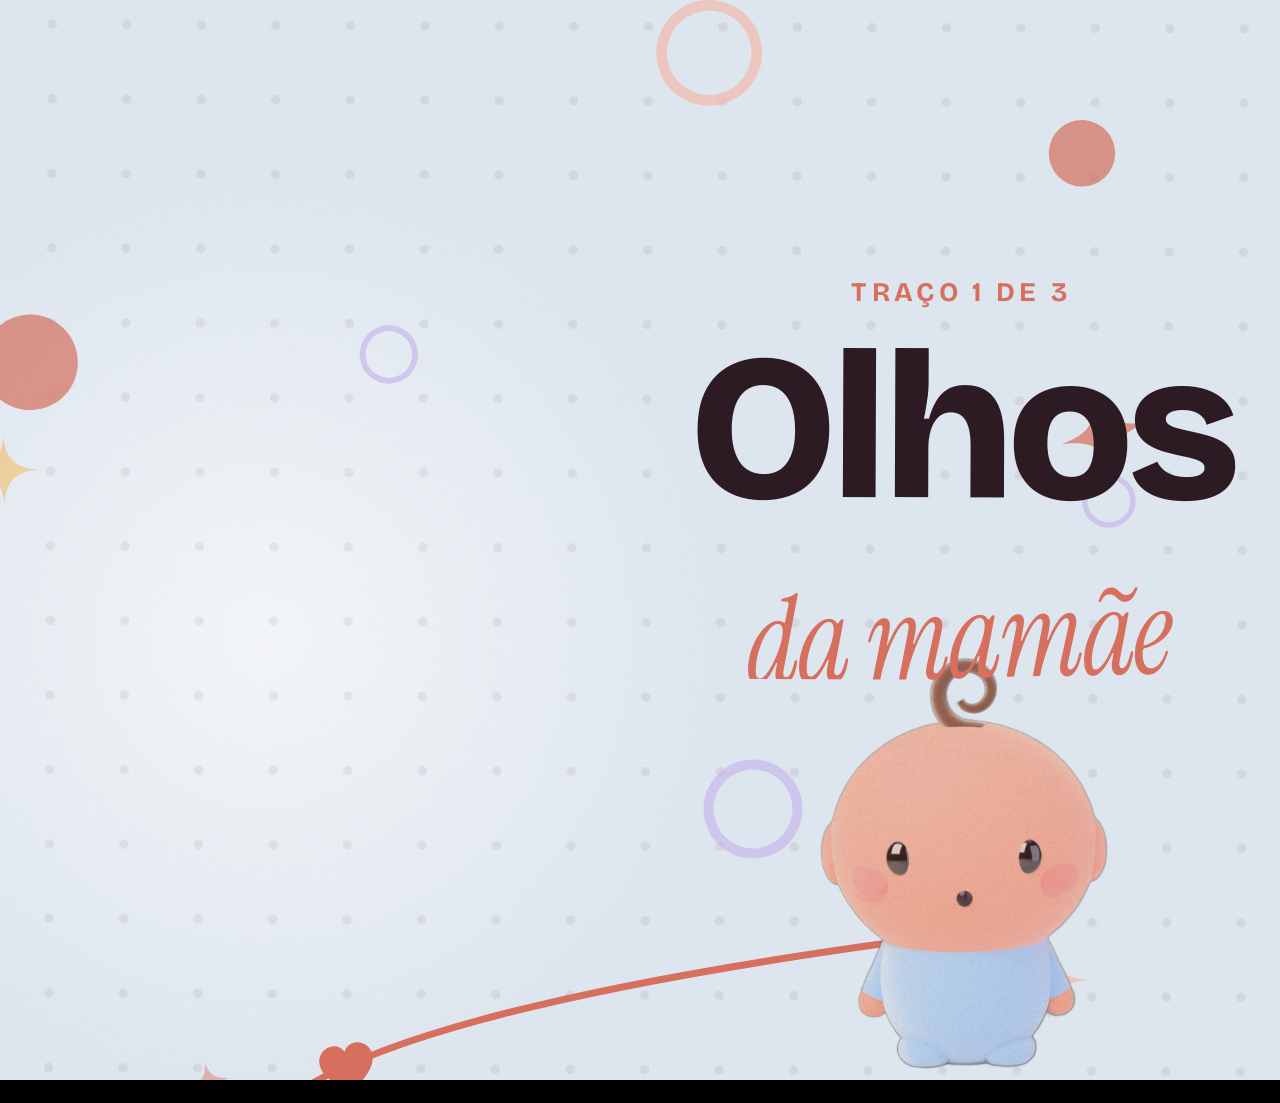
<file: motion/r7-puxou-a-quem.html>
<!doctype html>
<html><head><meta charset="utf-8">
<!-- R7 · Puxou a quem? — brincadeira de traços, mãe x pai (15 s) -->
<link rel="stylesheet" href="fonts/fonts.css">
<script src="motion.js"></script><script src="brand.js"></script>
</head><body><div id="stage"></div>
<script>
const { W, H, S } = M, E = M.ease, cx = W / 2;
const st = M.$('#stage');
const DUR = 15;
const TR = [
  { T: 2.3, w: 'Olhos', res: 'da mamãe', win: 'm', bg: C.sky },
  { T: 5.3, w: 'Sorriso', res: 'do papai', win: 'p', bg: C.butter },
  { T: 8.3, w: 'Cabelinho', res: 'dos dois!', win: 'mp', bg: C.lav },
];
const TCTA = 11.5;
const PY = u(1450), PXm = u(250), PXp = u(800), ZY = u(1090);

/* ---------- som ---------- */
M.cue(0.1, 'start'); M.cue(0.5, 'boing', { s: 0.8 }); M.cue(0.8, 'pop', { s: 0.6 }); M.cue(1.0, 'pop', { s: 0.6 });
const flick = T => { const a = []; let tt = T + 0.85, d = 0.2; while (tt < T + 1.95) { a.push(tt); tt += d; d = Math.max(0.1, d * 0.9); } return a; };
TR.forEach(r => {
  M.cue(r.T - 0.2, 'whoosh', { len: 0.35, s: 0.7 }); M.cue(r.T + 0.3, 'pop', { s: 0.7 });
  flick(r.T).forEach(x => M.cue(x, 'slot'));
  M.cue(r.T + 2.0, 'ding'); M.cue(r.T + 2.0, 'land'); M.cue(r.T + 2.15, 'sparkle', { s: 0.8 }); M.cue(r.T + 2.4, 'pop', { s: 0.5 });
  M.blur(r.T - 0.15, r.T + 0.5, 8);
});
M.cue(TCTA - 0.2, 'whoosh', { len: 0.4 }); M.cue(TCTA + 0.15, 'big'); M.cue(TCTA + 1.2, 'sparkle'); M.cue(TCTA + 1.5, 'pop'); M.cue(14.4, 'end');
M.blur(TCTA - 0.25, TCTA + 0.5, 8); M.blur(1.9, 2.5, 6);

/* ---------- fundo ---------- */
const BGS = [C.lav, C.sky, C.butter, C.lav, C.blush].map((c, i) => G.bgLayer(st, c, { glow: '#FFFFFF', glow2: [C.sky, C.lav, C.peach, C.sky, C.peach][i], alpha: 0.7 }));
G.life(st, { n: 18, size: [38, 100], seed: 71, colors: ['#D86F5D', '#C9B9EE', '#F0C77A', '#F6B9A8'], alpha: 0.7 });
const irisSvg = M.el('svg', { width: W, height: H }, st);
const iris = M.el('circle', { r: 0 }, irisSvg);

/* ---------- arte ---------- */
const ringL = M.el('svg', { width: W, height: H }, st);
const rings = [PXm, PXp].map(x => M.el('circle', { cx: x, cy: PY - u(150), r: u(190), fill: M.rgba(C.coral, 0.16), stroke: C.coral, 'stroke-width': u(8) }, ringL));
const links = TR.map(r => ['m', 'p'].map(k => M.el('path', { d: k === 'm' ? `M${cx - u(70)} ${u(930)} Q${u(330)} ${u(1010)} ${PXm + u(30)} ${PY - u(330)}` : `M${cx + u(70)} ${u(930)} Q${u(750)} ${u(1010)} ${PXp - u(30)} ${PY - u(330)}`, fill: 'none', stroke: C.coral, 'stroke-width': u(7), 'stroke-linecap': 'round', 'stroke-dasharray': `${u(2)} ${u(18)}` }, ringL)));
const mom = G.img(st, 'assets/cut/mae.png', u(330));
const dad = G.img(st, 'assets/cut/pai.png', u(330));
const nameM = G.pill(st, 'mamãe', { bg: C.ink, color: C.paper, size: u(30), pad: [0.4, 0.9] });
const nameP = G.pill(st, 'papai', { bg: C.ink, color: C.paper, size: u(30), pad: [0.4, 0.9] });
const zS = G.img(st, 'assets/cut/zinho-stand.png', u(300));
const zH = G.img(st, 'assets/cut/zinho-heart.png', u(300));
const hearts = [0, 1].map(() => G.heart(st, u(80), C.coral));
const spkA = G.sparks(st, 10, C.coral, 77), spkB = G.sparks(st, 10, '#F0A93C', 78);

/* ---------- textos ---------- */
const LI = M.el('div', { class: 'layer' }, st);
const iLab = G.txt(LI, 'lab', 'brincadeira de família', { left: 0, width: W + 'px', textAlign: 'center', top: u(290) + 'px', fontSize: u(28) + 'px', color: C.coral });
const iH = G.lines(LI, 0, u(350), [['Puxou', 'disp', u(250), C.ink, u(2)], ['a quem?', 'ser', u(190), C.coral]], { align: 'center' });
const trT = TR.map(r => {
  const L = M.el('div', { class: 'layer' }, st);
  const lab = G.txt(L, 'lab', `traço ${TR.indexOf(r) + 1} de 3`, { left: 0, width: W + 'px', textAlign: 'center', top: u(285) + 'px', fontSize: u(26) + 'px', color: C.coral });
  const w = G.lines(L, 0, u(335), [[r.w, 'disp', r.w.length > 7 ? u(170) : u(200), C.ink]], { align: 'center' });
  const res = G.lines(L, 0, u(545), [[r.res, 'ser', u(110), C.coral]], { align: 'center' });
  const q = G.txt(L, 'disp', '?', { left: 0, width: W + 'px', textAlign: 'center', top: u(545) + 'px', fontSize: u(120) + 'px', color: C.coral });
  return { L, lab, w, res, q, r };
});
const LC = M.el('div', { class: 'layer' }, st);
const cH = G.lines(LC, 0, u(290), [['Quase sempre é', 'disp', u(110), C.ink, u(6)], ['um pouco dos dois.', 'ser', u(124), C.coral]], { align: 'center' });
const cS = G.lines(LC, 0, u(660), [['Descubra o seu palpite', 'body', u(46), C.inkSoft]], { align: 'center' });
const logo = G.logo(LC, u(720), 'dark'); G.box(logo, cx - u(360), u(790));
const btn = G.pill(LC, 'link na bio', { bg: C.ink, color: C.paper, size: u(36), pad: [0.55, 1.3], weight: 700 });
const grain = M.grain(st, { opacity: 0.02 });
let BW = 0, NMW = 0, NPW = 0; async function init() { BW = btn.offsetWidth; NMW = nameM.offsetWidth; NPW = nameP.offsetWidth; }

function render(t) {
  grain.update(t);
  // fundo + íris a cada traço
  let phase = 0, ic = null, ip = 1, iat = [cx, ZY - u(200)];
  TR.forEach((r, i) => { if (t >= r.T - 0.05) { phase = i + 1; ip = E.inOutCubic(M.seg(t, r.T - 0.05, r.T + 0.55)); ic = r.bg; } });
  if (t >= TCTA - 0.25) { phase = 4; ip = E.inOutCubic(M.seg(t, TCTA - 0.25, TCTA + 0.4)); ic = C.blush; iat = [cx, H * 0.85]; }
  const midIris = phase > 0 && ip < 1;
  const shown = midIris ? phase - 1 : phase;
  BGS.forEach((b, i) => { const on = i === shown; M.show(b, on); if (on) b.upd(t); });
  if (!midIris) ic = null;
  M.attr(iris, { cx: iat[0], cy: iat[1], r: ic ? M.lerp(0, M.cover(1, iat[0], iat[1]) * 1.02, ip) : 0, fill: ic || '#fff' });

  // ---- intro
  const onI = t < 2.5; M.show(LI, onI);
  if (onI) {
    const lq = E.outExpo(M.seg(t, 0.1, 0.7)), lo = M.seg(t, 2.05, 2.2);
    M.css(iLab, { opacity: lq * (1 - lo), transform: { y: (1 - lq) * u(20) } });
    G.riseL(iH, t, 0.2, { each: 0.18, out: 2.1, outDur: 0.3 });
  }

  // ---- pais (sempre na base)
  const mS = M.springAt(t, 0.8, 'bouncy'), pS = M.springAt(t, 1.0, 'bouncy');
  const litM = { v: 0 }, litP = { v: 0 };
  let activeMsg = null;
  TR.forEach(r => {
    if (t >= r.T + 0.85 && t < r.T + 3.0) {
      if (t < r.T + 2.0) { // piscando, acelerando
        const arr = flick(r.T); let n = 0; arr.forEach((x, k) => { if (t >= x) n = k + 1; });
        const side = n % 2 ? 'm' : 'p'; if (side === 'm') litM.v = 1; else litP.v = 1;
      } else { if (r.win.includes('m')) litM.v = 2; if (r.win.includes('p')) litP.v = 2; }
    }
  });
  const landT = TR.reduce((a, r) => (t >= r.T + 2.0 && t < r.T + 3.0 ? r.T + 2.0 : a), -9);
  const pop = landT > 0 ? Math.exp(-(t - landT) / 0.18) * Math.cos((t - landT) * 22) : 0;
  const ringsOn = [litM.v, litP.v];
  rings.forEach((c, i) => { const v = ringsOn[i]; M.attr(c, { opacity: t >= TCTA - 0.1 ? 0 : (v ? (v === 2 ? 1 : 0.85) : 0), r: u(190) * (v === 2 ? 1 + 0.06 * pop : 1) }); });
  const flipSide = (x, v) => (v === 2 ? 1.1 + 0.08 * pop : v === 1 ? 1.06 : 1);
  const cta = M.seg(t, TCTA - 0.1, TCTA + 0.5);
  [[mom, PXm, litM.v, mS, 0], [dad, PXp, litP.v, pS, 1]].forEach(([el, x, v, sp, k]) => {
    const dim = (t >= 2.3 && t < TCTA - 0.1 && ((litM.v === 2 || litP.v === 2) && v === 0)) ? 0.5 : 1;
    el.style.opacity = Math.min(1, sp * 2) * dim;
    G.place(el, x, PY + (1 - Math.min(1.1, sp)) * u(500), { s: Math.max(0.01, Math.min(1.2, sp)) * flipSide(el, v) * (1 + (t > TCTA ? 0.03 * Math.sin(t * 6 + k) : 0)) });
  });
  [[nameM, PXm, NMW, mS], [nameP, PXp, NPW, pS]].forEach(([el, x, w, sp]) => { M.css(el, { left: (x - w / 2) + 'px', top: (PY + u(30)) + 'px', opacity: t >= 2.2 ? Math.min(1, sp) * (1 - cta) : 0, transform: { s: Math.max(0, Math.min(1.1, sp)) } }); });

  // ---- Zinho
  const zIn = M.springAt(t, 0.5, 'bouncy');
  const toCta = E.inOutCubic(M.seg(t, TCTA - 0.1, TCTA + 0.55));
  const zj = landT > 0 ? Math.abs(Math.sin(M.seg(t, landT, landT + 0.55) * Math.PI * 2)) * (1 - M.seg(t, landT, landT + 0.55)) * u(80) : 0;
  const zy = M.lerp(t < 2.3 ? M.lerp(u(1180), ZY, E.inOutCubic(M.seg(t, 2.0, 2.45))) : ZY, PY, toCta) - zj;
  const zx = M.lerp(cx, cx, toCta);
  const showHeart = t >= TCTA + 0.35;
  zS.style.opacity = showHeart ? 0 : 1; zH.style.opacity = showHeart ? 1 : 0;
  G.place(showHeart ? zH : zS, zx, zy + (1 - Math.min(1.1, zIn)) * u(900), { s: Math.max(0.01, Math.min(1.1, zIn)) * (1 + 0.04 * toCta) * (1 + 0.12 * Math.max(0, pop) * 0) });
  // linhas de ligação
  TR.forEach((r, i) => {
    const arr = links[i], on = t >= r.T + 2.0 && t < r.T + 3.0, p = E.outCubic(M.seg(t, r.T + 2.0, r.T + 2.5)), o = M.seg(t, r.T + 2.85, r.T + 3.0);
    arr.forEach((pa, k) => { const use = (k === 0 && r.win.includes('m')) || (k === 1 && r.win.includes('p')); pa.style.opacity = on && use ? 1 - o : 0; M.draw(pa, p); pa.setAttribute('stroke-dasharray', `${u(2)} ${u(18)}`); pa.removeAttribute('stroke-dashoffset'); pa.style.strokeDasharray = `${u(2)} ${u(18)}`; });
  });
  // corações no pouso
  hearts.forEach((h, i) => {
    const r = TR.find(r => t >= r.T + 2.0 && t < r.T + 3.0); const k = i === 0 ? 'm' : 'p';
    const on = r && r.win.includes(k); const s = on ? M.springAt(t, r.T + 2.1, 'bouncy') : 0; const x = i === 0 ? PXm : PXp;
    M.css(h, { left: (x + u(80)) + 'px', top: (PY - u(430) - Math.max(0, s - 1) * u(40) - M.seg(t, r ? r.T + 2.1 : 0, r ? r.T + 2.9 : 1) * u(60)) + 'px', opacity: on ? 1 - M.seg(t, r.T + 2.7, r.T + 3.0) : 0, transform: { s: Math.max(0, Math.min(1.2, s)), r: i ? 10 : -10 } });
  });
  spkA.upd(t, 2.0 + 0.0 + (landT > 0 ? landT - 2.0 : 99), litM.v === 2 ? PXm : cx, PY - u(150), u(300));
  spkB.upd(t, landT > 0 ? landT : 99, litP.v === 2 ? PXp : cx, PY - u(150), u(300));

  // ---- traços
  trT.forEach(T => {
    const r = T.r, on = t >= r.T - 0.05 && t < r.T + 3.05; M.show(T.L, on); if (!on) return;
    const out = r.T + 2.75;
    const lq = E.outExpo(M.seg(t, r.T, r.T + 0.5)), lo = E.inCubic(M.seg(t, out, out + 0.25));
    M.css(T.lab, { opacity: lq * (1 - lo), transform: { y: (1 - lq) * u(20) } });
    G.riseL(T.w, t, r.T + 0.2, { each: 0.1, out, outDur: 0.3 });
    // ? que gira até o resultado
    const qa = E.outBack(M.seg(t, r.T + 0.7, r.T + 1.05), 1.8), qo = E.inCubic(M.seg(t, r.T + 1.95, r.T + 2.1));
    M.css(T.q, { opacity: qa > 0 ? 1 - qo : 0, transform: { s: Math.max(0.01, qa) * (1 + 0.1 * Math.sin(t * 14)), r: Math.sin(t * 9) * 8 } });
    G.riseL(T.res, t, r.T + 2.05, { out, outDur: 0.3 });
  });

  // ---- CTA
  const onC = t >= TCTA - 0.05; M.show(LC, onC);
  if (onC) {
    G.riseL(cH, t, TCTA + 0.05, { each: 0.15 });
    G.riseL(cS, t, TCTA + 0.7);
    const land = G.logoIn(logo, t, TCTA + 0.3);
    const bs = M.springAt(t, TCTA + 1.5, 'bouncy'); M.css(btn, { left: (cx - BW / 2) + 'px', top: u(1040) + 'px', transform: { s: Math.max(0, Math.min(1.1, bs)) * (t > 13.8 ? 1 + 0.04 * Math.sin((t - 13.8) * 6) : 1) } });
    if (t > land + 0.5) logo.face.style.transform = M.tf({ s: 1 + 0.03 * Math.sin((t - land) * 2.6), r: 4 * Math.sin((t - land) * 1.3) });
  }
}
M.boot(render, { dur: DUR, init, poster: 4.5 });
</script></body></html>
</file>
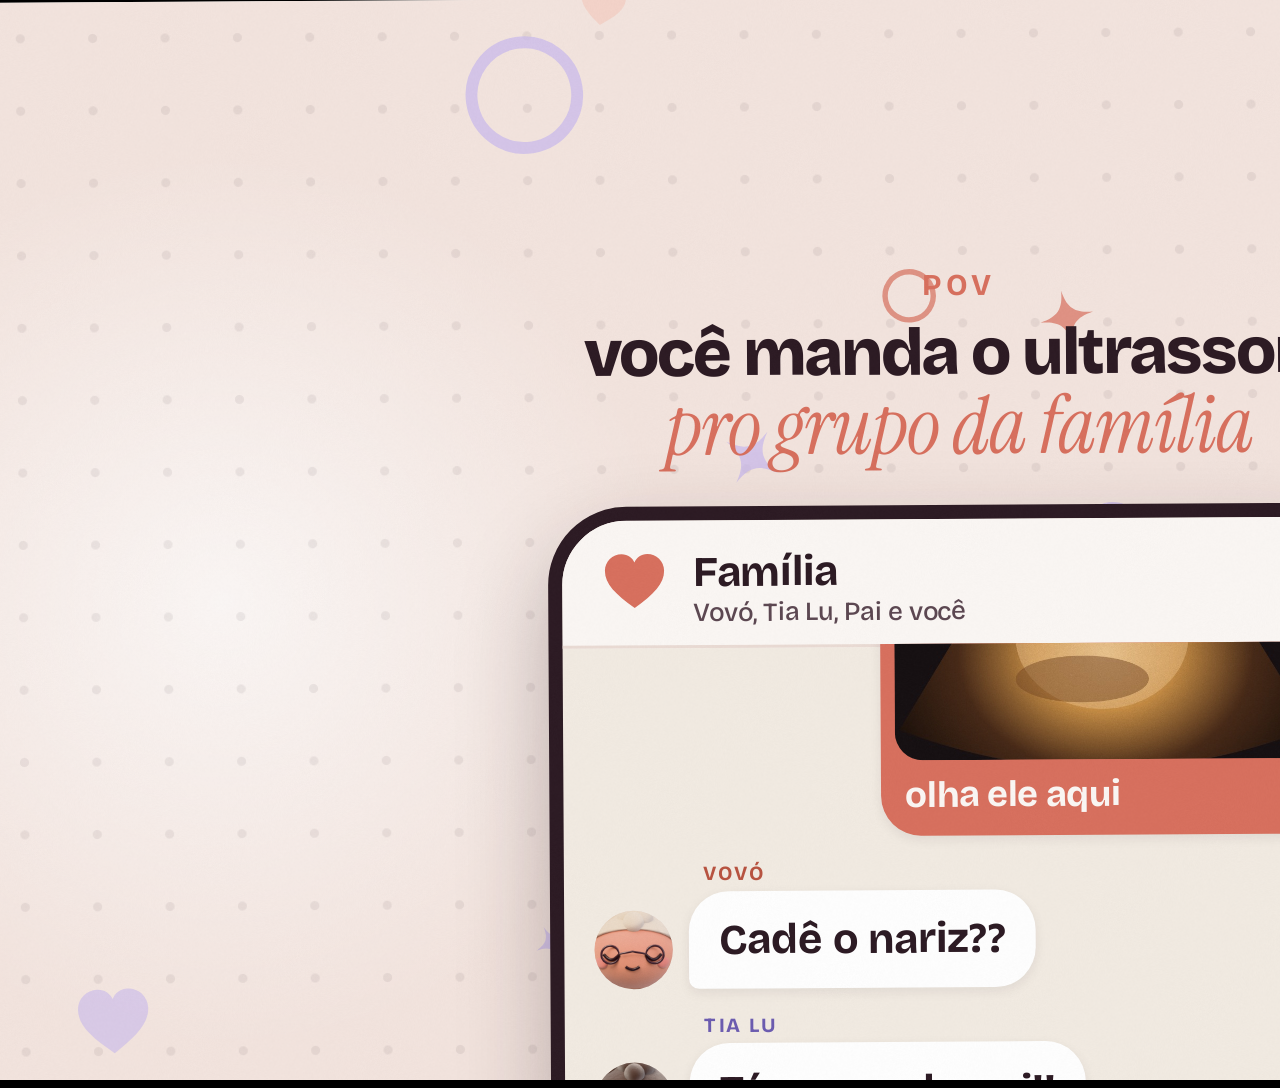
<file: motion/r8-pov-familia.html>
<!doctype html>
<html><head><meta charset="utf-8">
<!-- R8 · POV: você manda o ultrassom no grupo da família (15 s) -->
<link rel="stylesheet" href="fonts/fonts.css">
<script src="motion.js"></script><script src="brand.js"></script>
</head><body><div id="stage"></div>
<script>
const { W, H, S } = M, E = M.ease, cx = W / 2;
const st = M.$('#stage');
const DUR = 15;
const TCTA = 11.6;
const PH = { x: cx - u(410), y: u(505), w: u(820), h: u(955) };
const HEAD = u(124), AREA = PH.h - HEAD - u(10);
const MSG = [
  { t: 1.0, out: true, img: true, tx: 'olha ele aqui' },
  { t: 2.7, who: 'Vovó', av: 'age-70', col: '#B8523F', tx: 'Cadê o nariz??' },
  { t: 4.2, who: 'Tia Lu', av: 'age-18', col: '#6B5BB0', tx: 'Tá a cara do pai!!' },
  { t: 5.6, who: 'Pai', av: 'pai', col: '#2F7F58', tx: 'Essa testa é minha.' },
  { t: 7.0, who: 'Vovó', av: 'age-70', col: '#B8523F', tx: 'Eu vi um sorrisinho.' },
  { t: 8.4, out: true, tx: 'gente, calma. é só um ultrassom.' },
  { t: 9.9, out: true, tx: 'mas eu sei onde ver o rostinho.' },
];

/* ---------- som ---------- */
M.cue(0.1, 'start'); M.cue(0.35, 'whoosh', { len: 0.3, s: 0.6 });
MSG.forEach(m => { M.cue(m.t, m.out ? 'send' : 'msg'); if (!m.out) M.cue(m.t - 0.9, 'tick', { s: 0.5 }); });
M.cue(TCTA - 0.2, 'whoosh', { len: 0.4 }); M.cue(TCTA + 0.15, 'big'); M.cue(TCTA + 1.2, 'sparkle'); M.cue(TCTA + 1.5, 'pop'); M.cue(14.4, 'end');
M.blur(TCTA - 0.25, TCTA + 0.5, 8); M.blur(0.2, 0.7, 6);

/* ---------- fundo ---------- */
const BG0 = G.bgLayer(st, C.blush, { glow: '#FFFFFF', glow2: C.peach, alpha: 0.7 });
const BG1 = G.bgLayer(st, C.butter, { glow: '#FFFFFF', glow2: C.peach, alpha: 0.7 });
G.life(st, { n: 18, size: [38, 100], seed: 81, colors: ['#D86F5D', '#C9B9EE', '#F0C77A', '#F6B9A8'], alpha: 0.7 });
const irisSvg = M.el('svg', { width: W, height: H }, st);
const iris = M.el('circle', { r: 0 }, irisSvg);

/* ---------- título ---------- */
const LT = M.el('div', { class: 'layer' }, st);
const tLab = G.txt(LT, 'lab', 'pov', { left: 0, width: W + 'px', textAlign: 'center', top: u(268) + 'px', fontSize: u(30) + 'px', color: C.coral });
const tH = G.lines(LT, 0, u(322), [['você manda o ultrassom', 'disp', u(66), C.ink], ['pro grupo da família', 'ser', u(80), C.coral]], { align: 'center' });

/* ---------- celular ---------- */
const phone = M.el('div', { class: 'abs', style: { left: PH.x + 'px', top: PH.y + 'px', width: PH.w + 'px', height: PH.h + 'px', borderRadius: u(78) + 'px', background: C.cream, border: `${u(14)}px solid ${C.ink}`, boxSizing: 'border-box', boxShadow: `0 ${u(40)}px ${u(90)}px rgba(43,25,34,.28)`, overflow: 'hidden', transformOrigin: '50% 50%' } }, st);
const head = M.el('div', { class: 'abs', style: { left: 0, top: 0, width: '100%', height: HEAD + 'px', background: C.paper, borderBottom: `${u(3)}px solid ${C.line}` } }, phone);
G.txt(head, 'disp2', 'Família', { left: u(130) + 'px', top: u(26) + 'px', fontSize: u(42) + 'px', color: C.ink });
G.txt(head, 'body', 'Vovó, Tia Lu, Pai e você', { left: u(130) + 'px', top: u(76) + 'px', fontSize: u(26) + 'px', color: C.inkSoft });
{ const hv = G.heart(head, u(64), C.coral); G.box(hv, u(40), u(28)); }
const chat = M.el('div', { class: 'abs', style: { left: 0, top: HEAD + 'px', width: '100%', height: AREA + 'px', overflow: 'hidden' } }, phone);
const inner = M.el('div', { class: 'abs', style: { left: 0, top: 0, width: '100%' } }, chat);
const PADX = u(30);
const msgs = MSG.map(m => {
  const row = M.el('div', { class: 'abs', style: { left: 0, width: '100%', top: 0 } }, inner);
  let av = null, nm = null;
  const bw = m.img ? u(420) : null;
  const bub = M.el('div', { class: 'abs body', style: { background: m.out ? C.coral : '#FFFFFF', color: m.out ? C.paper : C.ink, fontSize: u(42) + 'px', fontWeight: 600, padding: m.img ? `${u(14)}px` : `${u(22)}px ${u(30)}px`, borderRadius: u(40) + 'px', whiteSpace: 'nowrap', transformOrigin: m.out ? '100% 100%' : '0% 100%', boxShadow: `0 ${u(4)}px ${u(12)}px rgba(43,25,34,.08)` } }, row);
  if (m.out) bub.style.borderBottomRightRadius = u(10) + 'px'; else bub.style.borderBottomLeftRadius = u(10) + 'px';
  if (m.img) { M.el('img', { src: 'assets/img/ultrassom.jpg', style: { width: bw + 'px', height: u(300) + 'px', objectFit: 'cover', borderRadius: u(28) + 'px', display: 'block' } }, bub); M.el('div', { style: { marginTop: u(12) + 'px', padding: `0 ${u(10)}px ${u(4)}px`, fontSize: u(36) + 'px' } }, bub, m.tx); }
  else bub.textContent = m.tx;
  if (!m.out) {
    nm = G.txt(row, 'lab', m.who, { fontSize: u(20) + 'px', color: m.col, letterSpacing: '0.1em' });
    av = M.el('div', { class: 'abs', style: { width: u(78) + 'px', height: u(78) + 'px', borderRadius: '50%', overflow: 'hidden', background: '#EADBD4' } }, row);
    M.el('img', { src: `assets/cut/${m.av}.png`, style: { position: 'absolute', width: '135%', left: '-18%', top: '-8%' } }, av);
  }
  // indicador digitando
  let ty = null, dots = null;
  if (!m.out) { ty = M.el('div', { class: 'abs', style: { background: '#FFFFFF', borderRadius: u(40) + 'px', borderBottomLeftRadius: u(10) + 'px', padding: `${u(26)}px ${u(34)}px`, display: 'flex', gap: u(12) + 'px', left: (PADX + u(94)) + 'px' } }, row); dots = [0, 1, 2].map(() => M.el('div', { style: { width: u(16) + 'px', height: u(16) + 'px', borderRadius: '50%', background: '#B7A8AE' } }, ty)); }
  return { m, row, bub, av, nm, ty, dots };
});
const heartsF = [0, 1, 2, 3, 4].map(i => G.heart(st, u(56 + (i % 3) * 14), C.coral));

/* ---------- CTA ---------- */
const LC = M.el('div', { class: 'layer' }, st);
const cH = G.lines(LC, 0, u(300), [['Imagina o rostinho', 'disp', u(108), C.ink, u(6)], ['dele agora.', 'ser', u(130), C.coral]], { align: 'center' });
const zH = G.img(LC, 'assets/cut/zinho-happy.png', u(330));
const logo = G.logo(LC, u(760), 'dark'); G.box(logo, cx - u(380), u(740));
const btn = G.pill(LC, 'link na bio', { bg: C.ink, color: C.paper, size: u(36), pad: [0.55, 1.3], weight: 700 });
const cSp = G.sparks(LC, 10, C.coral, 84);
const grain = M.grain(st, { opacity: 0.02 });
let BW = 0, LAY = [];
async function init() {
  BW = btn.offsetWidth; let y = u(26);
  msgs.forEach((q, i) => {
    const bw = q.bub.offsetWidth, bh = q.bub.offsetHeight, m = q.m;
    const x = m.out ? PH.w - u(28) - bw - u(28) : PADX + u(94);
    const top = y + (m.out ? 0 : u(30));
    q.bub.style.left = x + 'px'; q.bub.style.top = top + 'px';
    if (q.nm) { q.nm.style.left = (x + u(14)) + 'px'; q.nm.style.top = (top - u(30)) + 'px'; }
    if (q.av) { q.av.style.left = PADX + 'px'; q.av.style.top = (top + bh - u(78)) + 'px'; }
    if (q.ty) q.ty.style.top = top + 'px';
    q.y = top; q.h = bh; q.bw = bw; q.x = x; y = top + bh + u(24);
  });
  LAY = msgs.map(q => Math.max(0, q.y + q.h + u(26) - AREA));
}

function render(t) {
  grain.update(t);
  const cp = E.inOutCubic(M.seg(t, TCTA - 0.25, TCTA + 0.4));
  M.show(BG0, t < TCTA - 0.25 || cp < 1); M.show(BG1, t >= TCTA - 0.25 && cp >= 1); BG0.upd(t); BG1.upd(t);
  M.attr(iris, { cx, cy: H * 0.85, r: cp > 0 && cp < 1 ? M.lerp(0, M.cover(1, cx, H * 0.85) * 1.02, cp) : 0, fill: C.butter });

  // título
  M.show(LT, t < TCTA);
  const lq = E.outExpo(M.seg(t, 0.1, 0.6)); M.css(tLab, { opacity: lq, transform: { y: (1 - lq) * u(16) } });
  G.riseL(tH, t, 0.2, { each: 0.16, out: TCTA - 0.3, outDur: 0.3 });

  // celular: entra, vibra a cada mensagem, sai
  const pin = E.outBack(M.seg(t, 0.2, 0.85), 1.1), pout = E.inCubic(M.seg(t, TCTA - 0.25, TCTA + 0.15));
  let vx = 0, vy = 0, vr = 0; MSG.forEach(m => { const s = M.shake(t, m.t, { amp: u(m.out ? 3 : 7), dur: 0.3, rot: m.out ? 0.1 : 0.35, seed: Math.round(m.t * 10) }); vx += s.x; vy += s.y; vr += s.r; });
  M.show(phone, t < TCTA + 0.2);
  M.css(phone, { transform: { y: (1 - Math.min(1, pin)) * u(1500) + pout * u(1400) + vy, x: vx, r: (1 - Math.min(1, pin)) * 5 + vr, s: Math.max(0.2, Math.min(1.04, pin)) } });
  // rolagem
  let sc = 0; MSG.forEach((m, i) => { sc = Math.max(sc, LAY[i] * E.outCubic(M.seg(t, m.t - 0.15, m.t + 0.45))); });
  inner.style.transform = M.tf({ y: -sc });
  msgs.forEach((q, i) => {
    const m = q.m, sp = M.springAt(t, m.t, 'bouncy'), on = t >= m.t;
    q.bub.style.opacity = on ? 1 : 0;
    M.css(q.bub, { transform: { s: on ? Math.max(0.01, Math.min(1.1, sp)) : 0, sy: on ? 1 : 1 } });
    if (q.av) { q.av.style.opacity = on ? 1 : 0; M.css(q.av, { transform: { s: on ? Math.max(0.01, Math.min(1.15, sp)) : 0 } }); }
    if (q.nm) q.nm.style.opacity = on ? E.outExpo(M.seg(t, m.t + 0.05, m.t + 0.3)) : 0;
    if (q.ty) {
      const typing = t >= m.t - 0.9 && t < m.t;
      q.ty.style.opacity = typing ? 1 : 0;
      q.dots.forEach((d, k) => { d.style.transform = M.tf({ y: -u(12) * Math.max(0, Math.sin(t * 11 - k * 0.9)) }); });
    }
    // coraçõezinhos saem da última mensagem
  });
  // corações flutuando depois da última mensagem
  heartsF.forEach((h, i) => {
    const t0 = MSG[6].t + 0.5 + i * 0.16, p = M.seg(t, t0, t0 + 1.3), q = E.outCubic(p);
    const x = PH.x + PH.w - u(150) - i * u(70) + Math.sin(t * 3 + i) * u(18), y = PH.y + PH.h - u(380) - q * u(520);
    M.css(h, { left: x + 'px', top: y + 'px', opacity: p > 0 && p < 1 ? Math.min(1, p * 5) * (1 - p) * 1.4 : 0, transform: { s: 0.4 + 0.8 * Math.min(1, p * 3), r: (i - 2) * 12 } });
  });

  // CTA
  const onC = t >= TCTA - 0.05; M.show(LC, onC);
  if (onC) {
    G.riseL(cH, t, TCTA + 0.0, { each: 0.15 });
    const land = G.logoIn(logo, t, TCTA + 0.35);
    const zs = M.springAt(t, TCTA + 0.9, 'bouncy'); G.place(zH, cx, H * 0.79 + (1 - Math.min(1, zs)) * u(600), { s: Math.max(0.01, Math.min(1.1, zs)) });
    const bs = M.springAt(t, TCTA + 1.5, 'bouncy'); M.css(btn, { left: (cx - BW / 2) + 'px', top: u(920) + 'px', transform: { s: Math.max(0, Math.min(1.1, bs)) * (t > 13.8 ? 1 + 0.04 * Math.sin((t - 13.8) * 6) : 1) } });
    cSp.upd(t, land, cx, u(800), u(420));
    if (t > land + 0.5) logo.face.style.transform = M.tf({ s: 1 + 0.03 * Math.sin((t - land) * 2.6), r: 4 * Math.sin((t - land) * 1.3) });
  }
}
M.boot(render, { dur: DUR, init, poster: 8.0 });
</script></body></html>
</file>
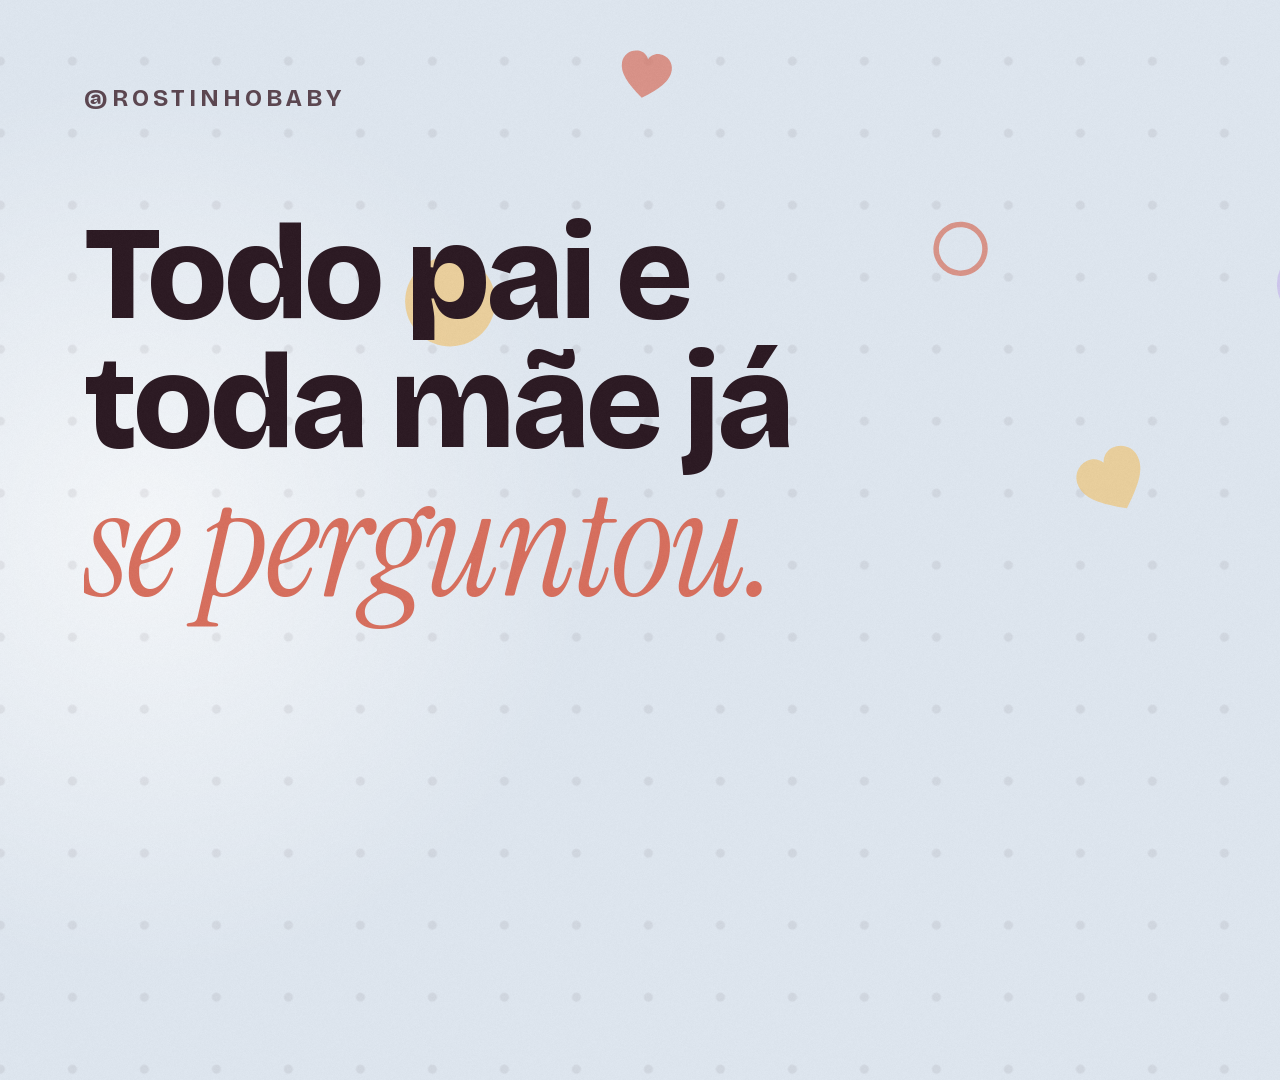
<file: motion/r9-carrossel.html>
<!doctype html>
<html><head><meta charset="utf-8">
<!-- R9 · Carrossel de feed 4:5 — "5 perguntas que todo pai e mãe já se fez" (6 slides, 1 s = 1 slide para render de quadros) -->
<link rel="stylesheet" href="fonts/fonts.css">
<script src="motion.js"></script><script src="brand.js"></script>
</head><body><div id="stage"></div>
<script>
G.noCam = true;
const { W, H, S } = M, E = M.ease, cx = W / 2;
const st = M.$('#stage');
const N = 6, DUR = N * 2, X0 = u(84);
const BGC = [C.sky, C.butter, C.lav, C.mint, C.peach, C.blush];
const slides = BGC.map((c, i) => {
  const L = M.el('div', { class: 'layer' }, st);
  const bg = G.bgLayer(L, c, { glow: '#FFFFFF', glow2: [C.lav, C.peach, C.sky, C.butter, C.blush, C.peach][i], alpha: 0.7 });
  const life = G.life(L, { n: 10, size: [38, 100], seed: 90 + i, colors: ['#D86F5D', '#C9B9EE', '#F0C77A', '#F6B9A8'], alpha: 0.7 });
  const content = M.el('div', { class: 'layer' }, L);
  // progresso + marca
  const prog = [0, 1, 2, 3, 4, 5].map(k => M.el('div', { class: 'abs', style: { left: (X0 + k * u(44)) + 'px', top: u(1262) + 'px', width: u(30) + 'px', height: u(8) + 'px', borderRadius: '99px', background: k <= i ? C.ink : M.rgba(C.ink, 0.18) } }, content));
  G.txt(content, 'lab', `${i + 1}/${N}`, { right: X0 + 'px', top: u(1244) + 'px', fontSize: u(24) + 'px', color: C.inkSoft });
  if (i < N - 1) { const sw = G.txt(content, 'lab', 'deslize →', { right: X0 + 'px', top: u(84) + 'px', fontSize: u(24) + 'px', color: C.coral }); }
  G.txt(content, 'lab', '@rostinhobaby', { left: X0 + 'px', top: u(84) + 'px', fontSize: u(24) + 'px', color: C.inkSoft });
  return { L, bg, content };
});
const add = (i, f) => f(slides[i].content);
const lines = [], placers = [];
const PL = (i, el, x, y, tf) => placers.push({ i, el, x, y, tf });
function lns(i, y, spec, o) { const l = G.lines(slides[i].content, X0, y, spec, o); lines.push({ i, l }); return l; }

// 1 capa
lns(0, u(210), [['Todo pai e', 'disp', u(132), C.ink], ['toda mãe já', 'disp', u(132), C.ink], ['se perguntou.', 'ser', u(150), C.coral]]);
add(0, c => { const z = G.img(c, 'assets/cut/zinho-surpreso.png', u(430)); PL(0, z, W - u(300), H - u(110), { r: 4, idle: false }); });
// 2 pais
lns(1, u(210), [['Com quem ele', 'disp', u(122), C.ink], ['vai parecer?', 'ser', u(146), C.coral]]);
add(1, c => { const m = G.img(c, 'assets/cut/mae.png', u(360)), p = G.img(c, 'assets/cut/pai.png', u(360)); PL(1, m, u(300), u(1090), { r: -4, idle: false }); PL(1, p, W - u(300), u(1090), { r: 4, idle: false });
  const q = G.txt(c, 'disp', '?', { left: 0, width: W + 'px', textAlign: 'center', top: u(780) + 'px', fontSize: u(260) + 'px', color: C.coral }); });
// 3 sorriso
lns(2, u(210), [['Vai ter o', 'disp', u(122), C.ink], ['meu sorriso?', 'ser', u(146), C.coral]]);
add(2, c => { const z = G.img(c, 'assets/cut/zinho-happy.png', u(470)); PL(2, z, cx, u(1170), { idle: false }); });
// 4 cabelo
lns(3, u(210), [['O cabelo vai ser', 'disp', u(112), C.ink], ['cacheado?', 'ser', u(150), C.coral]]);
add(3, c => { const z = G.img(c, 'assets/cut/age-18.png', u(560)); PL(3, z, cx, u(1190), { idle: false }); });
// 5 idades
lns(4, u(210), [['E com 15 anos?', 'disp', u(112), C.ink], ['E com 40?', 'ser', u(150), C.coral]]);
add(4, c => { [['age-05', 0], ['age-18', 1], ['age-40', 2], ['age-70', 3]].forEach(([k, j]) => { const z = G.img(c, `assets/cut/${k}.png`, u(250)); PL(4, z, u(170) + j * u(247), u(1010) - (j % 2) * u(80), { idle: false, r: (j - 1.5) * 3 }); });
  G.txt(c, 'body', 'e com 70, o cachinho vira cabelo branco.', { left: 0, width: W + 'px', textAlign: 'center', top: u(1110) + 'px', fontSize: u(34) + 'px', color: C.inkSoft }); });
// 6 CTA
lns(5, u(210), [['Chegou a hora', 'disp', u(122), C.ink], ['de imaginar.', 'ser', u(150), C.coral]]);
let logo, btn;
add(5, c => { logo = G.logo(c, u(760), 'dark'); G.box(logo, cx - u(380), u(560)); btn = G.pill(c, 'link na bio', { bg: C.ink, color: C.paper, size: u(40), pad: [0.55, 1.3], weight: 700 }); const z = G.img(c, 'assets/cut/zinho-heart.png', u(270)); PL(5, z, cx, u(1215), { idle: false }); });
const grain = M.grain(st, { opacity: 0.02 });
async function init() { btn.style.left = (cx - btn.offsetWidth / 2) + 'px'; btn.style.top = u(745) + 'px'; }

function render(t) {
  grain.update(t);
  const idx = Math.min(N - 1, Math.floor(t / 2)), lt = t - idx * 2;
  slides.forEach((s, i) => { M.show(s.L, i === idx); if (i === idx) { s.bg.upd(t); } });
  lines.forEach(({ i, l }) => { if (i === idx) G.riseL(l, 100, 0, {}); });  // estado final (assentado)
  placers.forEach(p => { if (p.i === idx) G.place(p.el, p.x, p.y, p.tf); });
  if (idx === 5) G.logoIn(logo, 100, 0);
  G.lives.forEach(l => l.upd(t));
}
M.boot(render, { dur: DUR, init, poster: 1.4 });
</script></body></html>
</file>
<file: motion/fonts/fonts.css>
@font-face {
  font-family: 'Bricolage Grotesque';
  font-style: normal;
  font-weight: 400;
  font-stretch: 100%;
  font-display: block;
  src: url(BricolageGrotesque-400-latin-ext.woff2) format('woff2');
  unicode-range: U+0100-02BA, U+02BD-02C5, U+02C7-02CC, U+02CE-02D7, U+02DD-02FF, U+0304, U+0308, U+0329, U+1D00-1DBF, U+1E00-1E9F, U+1EF2-1EFF, U+2020, U+20A0-20AB, U+20AD-20C4, U+2113, U+2C60-2C7F, U+A720-A7FF;
}

@font-face {
  font-family: 'Bricolage Grotesque';
  font-style: normal;
  font-weight: 400;
  font-stretch: 100%;
  font-display: block;
  src: url(BricolageGrotesque-400-latin.woff2) format('woff2');
  unicode-range: U+0000-00FF, U+0131, U+0152-0153, U+02BB-02BC, U+02C6, U+02DA, U+02DC, U+0304, U+0308, U+0329, U+2000-206F, U+20AC, U+2122, U+2191, U+2193, U+2212, U+2215, U+FEFF, U+FFFD;
}

@font-face {
  font-family: 'Bricolage Grotesque';
  font-style: normal;
  font-weight: 500;
  font-stretch: 100%;
  font-display: block;
  src: url(BricolageGrotesque-500-latin-ext.woff2) format('woff2');
  unicode-range: U+0100-02BA, U+02BD-02C5, U+02C7-02CC, U+02CE-02D7, U+02DD-02FF, U+0304, U+0308, U+0329, U+1D00-1DBF, U+1E00-1E9F, U+1EF2-1EFF, U+2020, U+20A0-20AB, U+20AD-20C4, U+2113, U+2C60-2C7F, U+A720-A7FF;
}

@font-face {
  font-family: 'Bricolage Grotesque';
  font-style: normal;
  font-weight: 500;
  font-stretch: 100%;
  font-display: block;
  src: url(BricolageGrotesque-500-latin.woff2) format('woff2');
  unicode-range: U+0000-00FF, U+0131, U+0152-0153, U+02BB-02BC, U+02C6, U+02DA, U+02DC, U+0304, U+0308, U+0329, U+2000-206F, U+20AC, U+2122, U+2191, U+2193, U+2212, U+2215, U+FEFF, U+FFFD;
}

@font-face {
  font-family: 'Bricolage Grotesque';
  font-style: normal;
  font-weight: 700;
  font-stretch: 100%;
  font-display: block;
  src: url(BricolageGrotesque-700-latin-ext.woff2) format('woff2');
  unicode-range: U+0100-02BA, U+02BD-02C5, U+02C7-02CC, U+02CE-02D7, U+02DD-02FF, U+0304, U+0308, U+0329, U+1D00-1DBF, U+1E00-1E9F, U+1EF2-1EFF, U+2020, U+20A0-20AB, U+20AD-20C4, U+2113, U+2C60-2C7F, U+A720-A7FF;
}

@font-face {
  font-family: 'Bricolage Grotesque';
  font-style: normal;
  font-weight: 700;
  font-stretch: 100%;
  font-display: block;
  src: url(BricolageGrotesque-700-latin.woff2) format('woff2');
  unicode-range: U+0000-00FF, U+0131, U+0152-0153, U+02BB-02BC, U+02C6, U+02DA, U+02DC, U+0304, U+0308, U+0329, U+2000-206F, U+20AC, U+2122, U+2191, U+2193, U+2212, U+2215, U+FEFF, U+FFFD;
}

@font-face {
  font-family: 'Bricolage Grotesque';
  font-style: normal;
  font-weight: 800;
  font-stretch: 100%;
  font-display: block;
  src: url(BricolageGrotesque-800-latin-ext.woff2) format('woff2');
  unicode-range: U+0100-02BA, U+02BD-02C5, U+02C7-02CC, U+02CE-02D7, U+02DD-02FF, U+0304, U+0308, U+0329, U+1D00-1DBF, U+1E00-1E9F, U+1EF2-1EFF, U+2020, U+20A0-20AB, U+20AD-20C4, U+2113, U+2C60-2C7F, U+A720-A7FF;
}

@font-face {
  font-family: 'Bricolage Grotesque';
  font-style: normal;
  font-weight: 800;
  font-stretch: 100%;
  font-display: block;
  src: url(BricolageGrotesque-800-latin.woff2) format('woff2');
  unicode-range: U+0000-00FF, U+0131, U+0152-0153, U+02BB-02BC, U+02C6, U+02DA, U+02DC, U+0304, U+0308, U+0329, U+2000-206F, U+20AC, U+2122, U+2191, U+2193, U+2212, U+2215, U+FEFF, U+FFFD;
}

@font-face {
  font-family: 'Instrument Serif';
  font-style: italic;
  font-weight: 400;
  font-display: block;
  src: url(InstrumentSerif-400i-latin-ext.woff2) format('woff2');
  unicode-range: U+0100-02BA, U+02BD-02C5, U+02C7-02CC, U+02CE-02D7, U+02DD-02FF, U+0304, U+0308, U+0329, U+1D00-1DBF, U+1E00-1E9F, U+1EF2-1EFF, U+2020, U+20A0-20AB, U+20AD-20C4, U+2113, U+2C60-2C7F, U+A720-A7FF;
}

@font-face {
  font-family: 'Instrument Serif';
  font-style: italic;
  font-weight: 400;
  font-display: block;
  src: url(InstrumentSerif-400i-latin.woff2) format('woff2');
  unicode-range: U+0000-00FF, U+0131, U+0152-0153, U+02BB-02BC, U+02C6, U+02DA, U+02DC, U+0304, U+0308, U+0329, U+2000-206F, U+20AC, U+2122, U+2191, U+2193, U+2212, U+2215, U+FEFF, U+FFFD;
}

@font-face {
  font-family: 'Instrument Serif';
  font-style: normal;
  font-weight: 400;
  font-display: block;
  src: url(InstrumentSerif-400-latin-ext.woff2) format('woff2');
  unicode-range: U+0100-02BA, U+02BD-02C5, U+02C7-02CC, U+02CE-02D7, U+02DD-02FF, U+0304, U+0308, U+0329, U+1D00-1DBF, U+1E00-1E9F, U+1EF2-1EFF, U+2020, U+20A0-20AB, U+20AD-20C4, U+2113, U+2C60-2C7F, U+A720-A7FF;
}

@font-face {
  font-family: 'Instrument Serif';
  font-style: normal;
  font-weight: 400;
  font-display: block;
  src: url(InstrumentSerif-400-latin.woff2) format('woff2');
  unicode-range: U+0000-00FF, U+0131, U+0152-0153, U+02BB-02BC, U+02C6, U+02DA, U+02DC, U+0304, U+0308, U+0329, U+2000-206F, U+20AC, U+2122, U+2191, U+2193, U+2212, U+2215, U+FEFF, U+FFFD;
}
</file>
